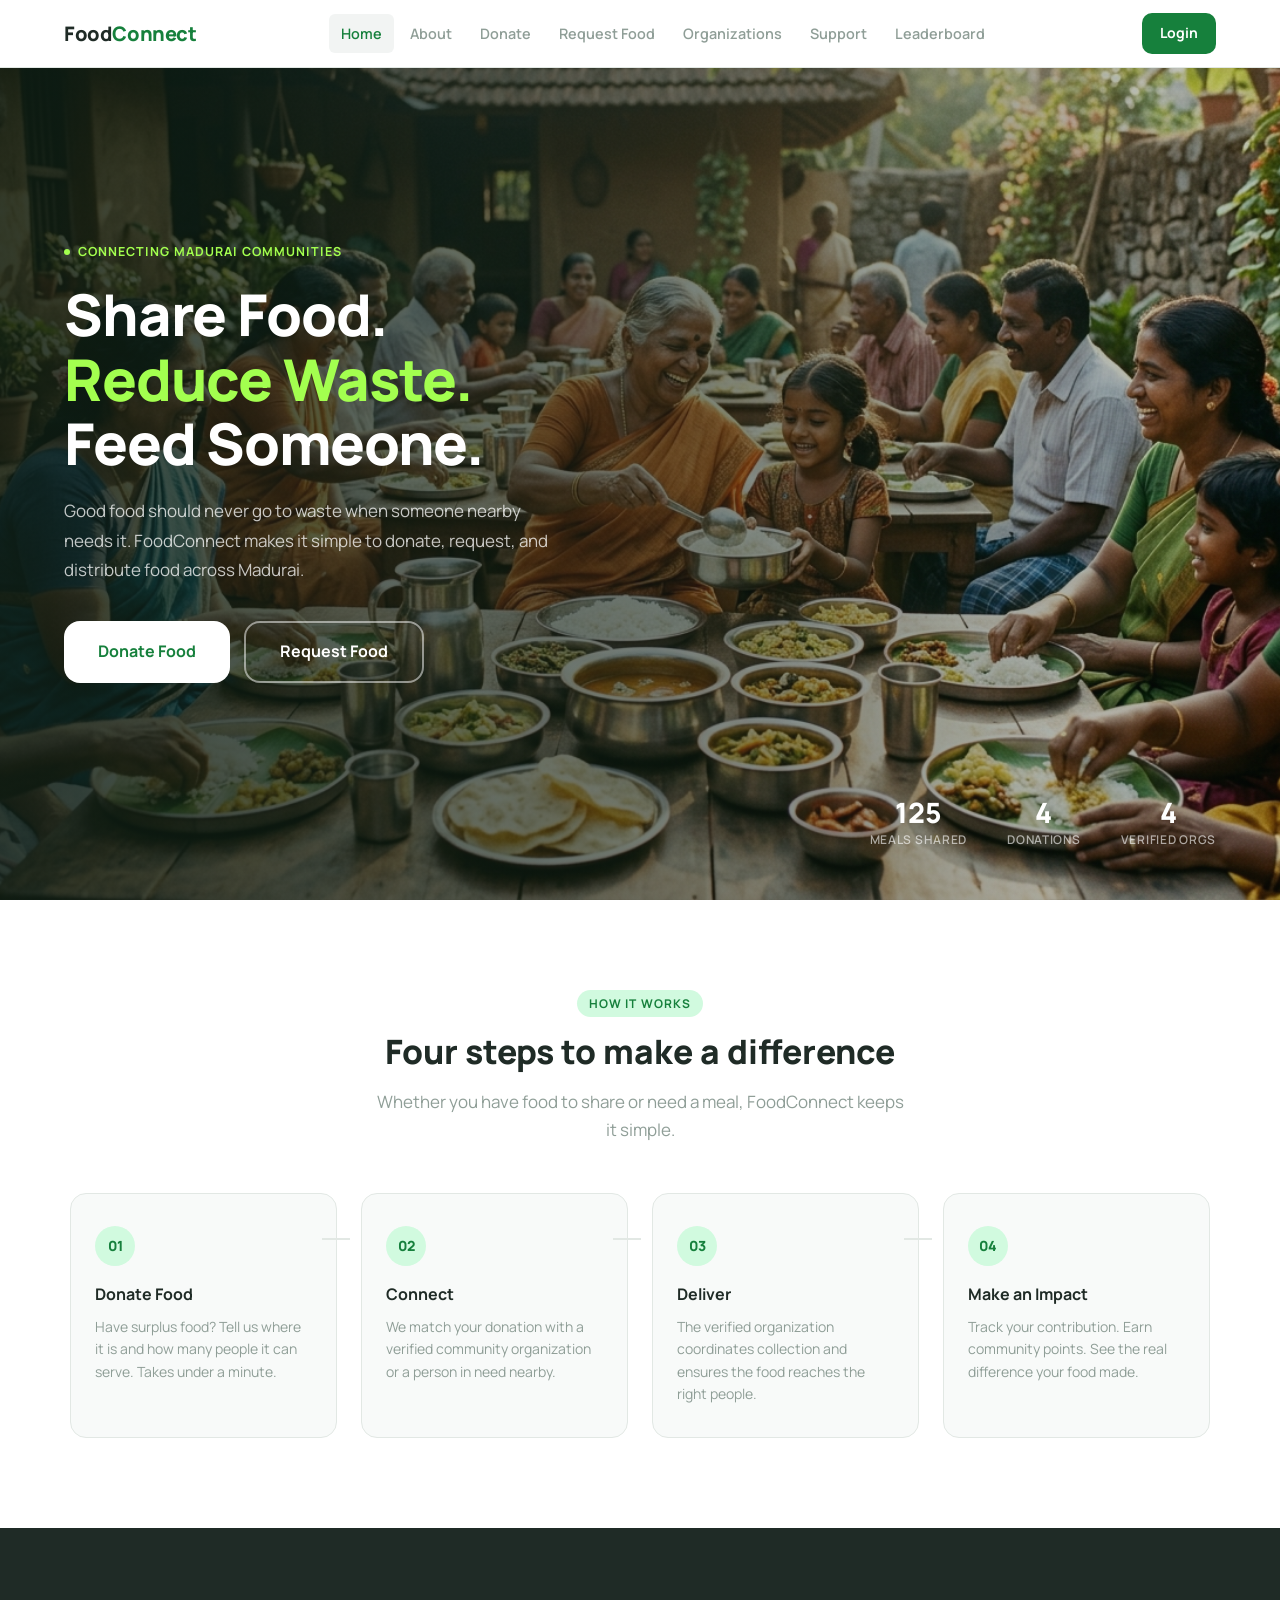
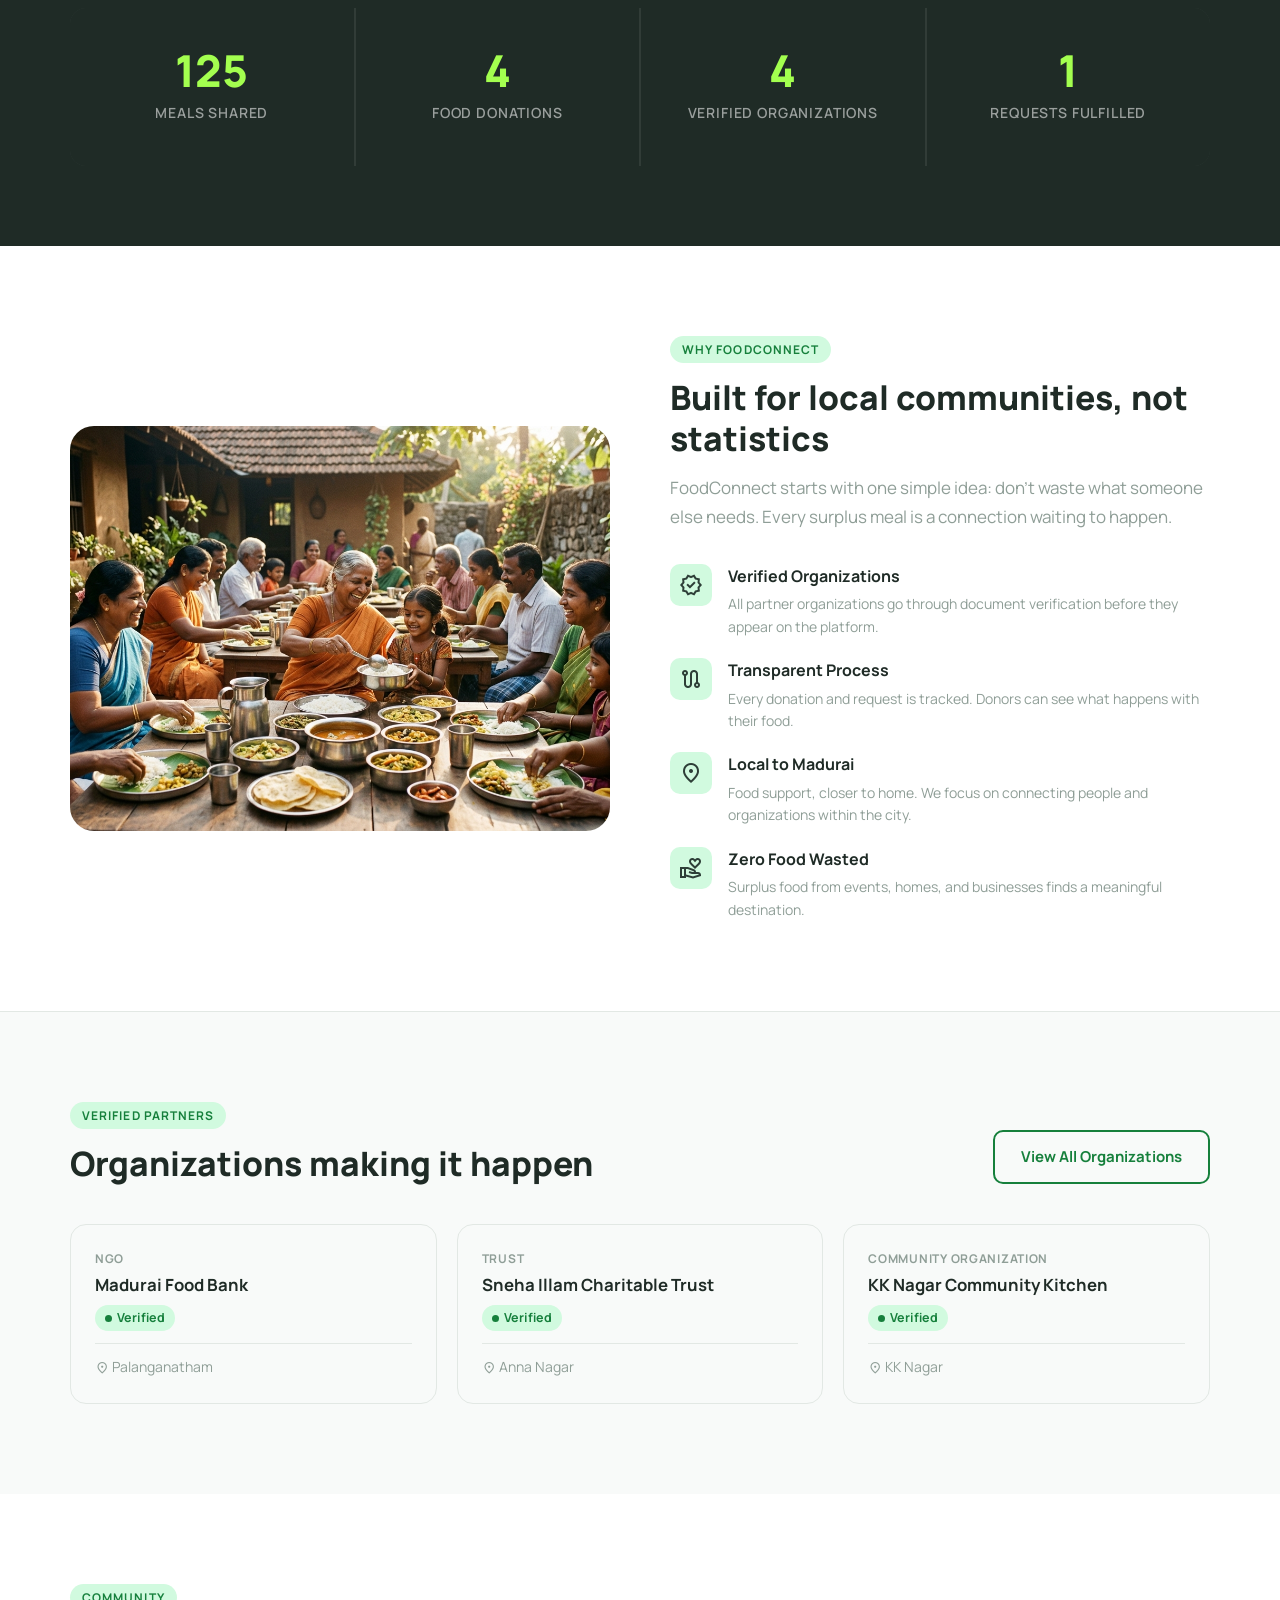
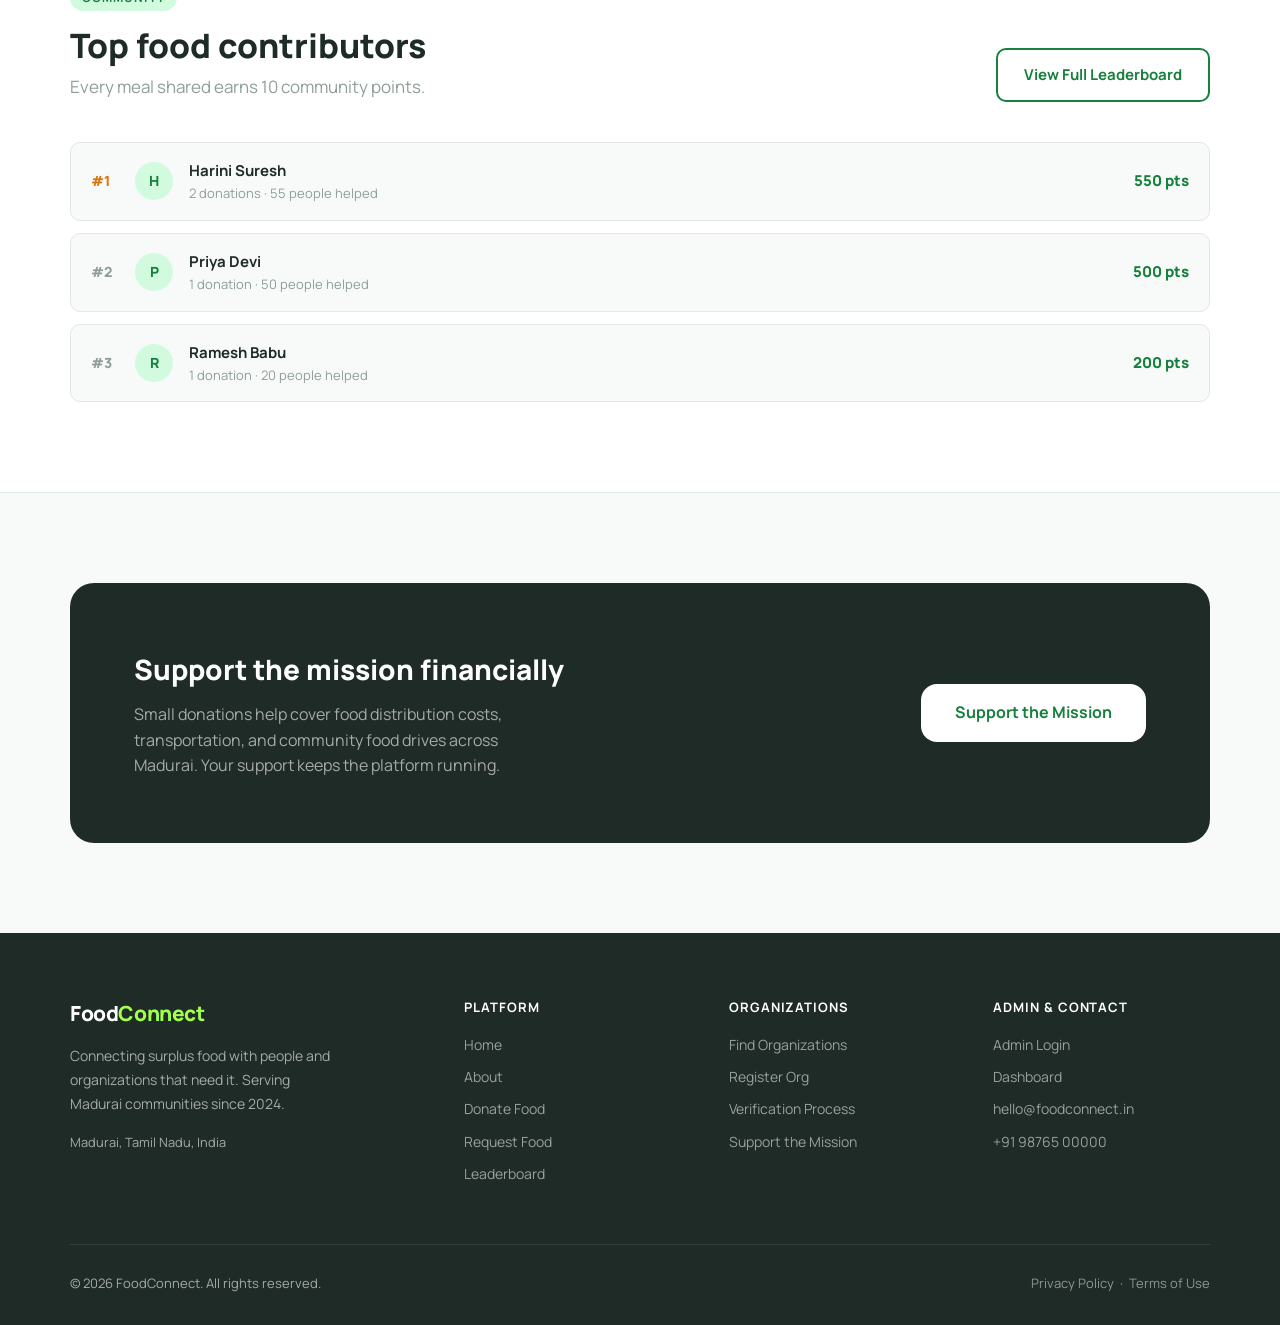
<file: index.html>
<!DOCTYPE html>
<html lang="en">
<head>
  <meta charset="UTF-8">
  <meta name="viewport" content="width=device-width, initial-scale=1.0">
  <title>FoodConnect — Share Food. Reduce Waste. Feed Someone.</title>
  <meta name="description" content="FoodConnect connects food donors with people and verified organizations in Madurai. Share surplus food, request meals, and support the community.">

  <!-- Fonts & Icons -->
  <link rel="preconnect" href="https://fonts.googleapis.com">
  <link rel="preconnect" href="https://fonts.gstatic.com" crossorigin>
  <link href="https://fonts.googleapis.com/css2?family=Manrope:wght@400;500;600;700;800&display=swap" rel="stylesheet">
  <link href="https://fonts.googleapis.com/css2?family=Material+Symbols+Outlined:opsz,wght,FILL,GRAD@20..48,100..700,0..1,-50..200" rel="stylesheet">

  <!-- Styles -->
  <link rel="stylesheet" href="css/global.css">
  <link rel="stylesheet" href="css/home.css">
</head>
<body>

<!-- ==========================================
     NAVBAR
=========================================== -->
<header class="navbar" id="main-navbar">
  <a href="index.html" class="nav-logo">Food<span>Connect</span></a>

  <nav class="nav-links">
    <a href="index.html" class="active">Home</a>
    <a href="about.html">About</a>
    <a href="donate.html">Donate</a>
    <a href="request.html">Request Food</a>
    <a href="organizations.html">Organizations</a>
    <a href="fund-support.html">Support</a>
    <a href="leaderboard.html">Leaderboard</a>
  </nav>

  <div class="nav-cta">
    <a href="login.html" class="btn btn-primary btn-sm">Login</a>
  </div>

  <button class="hamburger" id="hamburger-btn" aria-label="Menu">
    <span></span><span></span><span></span>
  </button>
</header>

<!-- Mobile Menu -->
<nav class="mobile-menu" id="mobile-menu">
  <a href="index.html">Home</a>
  <a href="about.html">About</a>
  <a href="donate.html">Donate Food</a>
  <a href="request.html">Request Food</a>
  <a href="organizations.html">Organizations</a>
  <a href="fund-support.html">Support the Mission</a>
  <a href="leaderboard.html">Leaderboard</a>
  <a href="login.html">Login</a>
</nav>


<!-- ==========================================
     HERO
=========================================== -->
<section class="hero">
  <div class="hero-bg" id="hero-bg"></div>
  <div class="hero-overlay"></div>

  <div class="hero-content">
    <div class="hero-eyebrow">
      <span class="hero-eyebrow-dot"></span>
      Connecting Madurai Communities
    </div>

    <h1>
      Share Food.<br>
      <span class="hero-highlight">Reduce Waste.</span><br>
      Feed Someone.
    </h1>

    <p>
      Good food should never go to waste when someone nearby needs it.
      FoodConnect makes it simple to donate, request, and distribute
      food across Madurai.
    </p>

    <div class="hero-actions">
      <a href="donate.html" class="btn btn-white btn-lg" id="hero-donate-btn">
        Donate Food
      </a>
      <a href="request.html" class="btn btn-outline btn-lg" style="border-color:rgba(255,255,255,0.5);color:white;" id="hero-request-btn">
        Request Food
      </a>
    </div>
  </div>

  <div class="hero-stats">
    <div class="hero-stat">
      <span class="hero-stat-value" id="stat-meals">0</span>
      <span class="hero-stat-label">Meals Shared</span>
    </div>
    <div class="hero-stat">
      <span class="hero-stat-value" id="stat-donations">0</span>
      <span class="hero-stat-label">Donations</span>
    </div>
    <div class="hero-stat">
      <span class="hero-stat-value" id="stat-orgs">0</span>
      <span class="hero-stat-label">Verified Orgs</span>
    </div>
  </div>
</section>


<!-- ==========================================
     HOW IT WORKS
=========================================== -->
<section class="section" style="background: var(--white);">
  <div class="container">
    <div style="text-align:center; max-width:540px; margin:0 auto;">
      <span class="section-label">How It Works</span>
      <h2 class="section-title">Four steps to make a difference</h2>
      <p class="section-sub">Whether you have food to share or need a meal, FoodConnect keeps it simple.</p>
    </div>

    <div class="how-grid">
      <div class="how-card">
        <div class="how-num">01</div>
        <h3>Donate Food</h3>
        <p>Have surplus food? Tell us where it is and how many people it can serve. Takes under a minute.</p>
      </div>
      <div class="how-card">
        <div class="how-num">02</div>
        <h3>Connect</h3>
        <p>We match your donation with a verified community organization or a person in need nearby.</p>
      </div>
      <div class="how-card">
        <div class="how-num">03</div>
        <h3>Deliver</h3>
        <p>The verified organization coordinates collection and ensures the food reaches the right people.</p>
      </div>
      <div class="how-card">
        <div class="how-num">04</div>
        <h3>Make an Impact</h3>
        <p>Track your contribution. Earn community points. See the real difference your food made.</p>
      </div>
    </div>
  </div>
</section>


<!-- ==========================================
     IMPACT NUMBERS
=========================================== -->
<section class="impact-section">
  <div class="container">
    <div class="impact-grid">
      <div class="impact-item">
        <span class="impact-value" id="impact-meals">0</span>
        <span class="impact-label">Meals Shared</span>
      </div>
      <div class="impact-item">
        <span class="impact-value" id="impact-donations">0</span>
        <span class="impact-label">Food Donations</span>
      </div>
      <div class="impact-item">
        <span class="impact-value" id="impact-orgs">0</span>
        <span class="impact-label">Verified Organizations</span>
      </div>
      <div class="impact-item">
        <span class="impact-value" id="impact-requests">0</span>
        <span class="impact-label">Requests Fulfilled</span>
      </div>
    </div>
  </div>
</section>


<!-- ==========================================
     WHY FOODCONNECT
=========================================== -->
<section class="section" style="background: var(--white);">
  <div class="container">
    <div class="why-grid">
      <div class="why-image-block">
        <img src="images/hero.jpg" alt="Community food sharing in Madurai" loading="lazy">
      </div>

      <div>
        <span class="section-label">Why FoodConnect</span>
        <h2 class="section-title">Built for local communities, not statistics</h2>
        <p class="section-sub">
          FoodConnect starts with one simple idea: don't waste what someone else needs.
          Every surplus meal is a connection waiting to happen.
        </p>

        <div class="why-feature-list">
          <div class="why-feature">
            <div class="why-feature-icon">
              <span class="material-symbols-outlined">verified</span>
            </div>
            <div class="why-feature-text">
              <h4>Verified Organizations</h4>
              <p>All partner organizations go through document verification before they appear on the platform.</p>
            </div>
          </div>
          <div class="why-feature">
            <div class="why-feature-icon">
              <span class="material-symbols-outlined">route</span>
            </div>
            <div class="why-feature-text">
              <h4>Transparent Process</h4>
              <p>Every donation and request is tracked. Donors can see what happens with their food.</p>
            </div>
          </div>
          <div class="why-feature">
            <div class="why-feature-icon">
              <span class="material-symbols-outlined">location_on</span>
            </div>
            <div class="why-feature-text">
              <h4>Local to Madurai</h4>
              <p>Food support, closer to home. We focus on connecting people and organizations within the city.</p>
            </div>
          </div>
          <div class="why-feature">
            <div class="why-feature-icon">
              <span class="material-symbols-outlined">volunteer_activism</span>
            </div>
            <div class="why-feature-text">
              <h4>Zero Food Wasted</h4>
              <p>Surplus food from events, homes, and businesses finds a meaningful destination.</p>
            </div>
          </div>
        </div>
      </div>
    </div>
  </div>
</section>


<!-- ==========================================
     VERIFIED ORGANIZATIONS PREVIEW
=========================================== -->
<section class="section" style="background: var(--off-white); border-top: 1px solid var(--border);">
  <div class="container">
    <div style="display:flex; align-items:flex-end; justify-content:space-between; flex-wrap:wrap; gap:20px; margin-bottom:0;">
      <div>
        <span class="section-label">Verified Partners</span>
        <h2 class="section-title" style="margin-bottom:0;">Organizations making it happen</h2>
      </div>
      <a href="organizations.html" class="btn btn-outline">View All Organizations</a>
    </div>

    <div class="orgs-preview-grid" id="home-orgs-grid">
      <!-- Populated by JS -->
    </div>
  </div>
</section>


<!-- ==========================================
     LEADERBOARD PREVIEW
=========================================== -->
<section class="section" style="background: var(--white);">
  <div class="container">
    <div style="display:flex; align-items:flex-end; justify-content:space-between; flex-wrap:wrap; gap:20px; margin-bottom:40px;">
      <div>
        <span class="section-label">Community</span>
        <h2 class="section-title" style="margin-bottom:8px;">Top food contributors</h2>
        <p class="section-sub">Every meal shared earns 10 community points.</p>
      </div>
      <a href="leaderboard.html" class="btn btn-outline">View Full Leaderboard</a>
    </div>

    <div class="leader-preview-list" id="home-leaderboard">
      <!-- Populated by JS -->
    </div>
  </div>
</section>


<!-- ==========================================
     FUND SUPPORT BANNER
=========================================== -->
<section class="section" style="background: var(--off-white); border-top: 1px solid var(--border);">
  <div class="container">
    <div class="fund-cta-banner">
      <div>
        <h2>Support the mission financially</h2>
        <p>Small donations help cover food distribution costs, transportation, and community food drives across Madurai. Your support keeps the platform running.</p>
      </div>
      <div class="fund-cta-right">
        <a href="fund-support.html" class="btn btn-white btn-lg">Support the Mission</a>
      </div>
    </div>
  </div>
</section>


<!-- ==========================================
     FOOTER
=========================================== -->
<footer class="site-footer">
  <div class="container">
    <div class="footer-grid">
      <div class="footer-brand">
        <a href="index.html" class="nav-logo">Food<span style="color:var(--accent)">Connect</span></a>
        <p>Connecting surplus food with people and organizations that need it. Serving Madurai communities since 2024.</p>
        <p style="margin-top:16px; font-size:0.8rem;">
          Madurai, Tamil Nadu, India
        </p>
      </div>

      <div class="footer-col">
        <h4>Platform</h4>
        <a href="index.html">Home</a>
        <a href="about.html">About</a>
        <a href="donate.html">Donate Food</a>
        <a href="request.html">Request Food</a>
        <a href="leaderboard.html">Leaderboard</a>
      </div>

      <div class="footer-col">
        <h4>Organizations</h4>
        <a href="organizations.html">Find Organizations</a>
        <a href="organizations.html#register">Register Org</a>
        <a href="organizations.html#verify">Verification Process</a>
        <a href="fund-support.html">Support the Mission</a>
      </div>

      <div class="footer-col">
        <h4>Admin &amp; Contact</h4>
        <a href="login.html">Admin Login</a>
        <a href="admin.html">Dashboard</a>
        <a href="mailto:hello@foodconnect.in">hello@foodconnect.in</a>
        <a href="tel:+919876500000">+91 98765 00000</a>
      </div>
    </div>

    <div class="footer-bottom">
      <span>&copy; 2026 FoodConnect. All rights reserved.</span>
      <span>
        <a href="#">Privacy Policy</a>
        &nbsp;&middot;&nbsp;
        <a href="#">Terms of Use</a>
      </span>
    </div>
  </div>
</footer>


<!-- ==========================================
     SCRIPTS
=========================================== -->
<script src="js/storage.js"></script>
<script src="js/ui.js"></script>
<script>
/* ---- Hero image load animation ---- */
const heroBg = document.getElementById('hero-bg');
const img    = new Image();
img.src      = 'images/hero.jpg';
img.onload   = () => heroBg.classList.add('loaded');

/* ---- Load stats ---- */
function loadHomeStats() {
  const stats = getSiteStats();

  /* Hero counters */
  animateCount('stat-meals',     stats.meals);
  animateCount('stat-donations', stats.donations);
  animateCount('stat-orgs',      stats.orgs);

  /* Impact section */
  animateCount('impact-meals',     stats.meals);
  animateCount('impact-donations', stats.donations);
  animateCount('impact-orgs',      stats.orgs);
  animateCount('impact-requests',  stats.requests);
}

function animateCount(id, target) {
  const el = document.getElementById(id);
  if (!el) return;
  const duration = 1200;
  const start    = performance.now();
  const from     = 0;

  function step(now) {
    const progress = Math.min((now - start) / duration, 1);
    const eased    = 1 - Math.pow(1 - progress, 3);
    el.textContent = Math.round(from + (target - from) * eased);
    if (progress < 1) requestAnimationFrame(step);
  }

  requestAnimationFrame(step);
}

/* ---- Org Preview ---- */
function loadHomeOrgs() {
  const grid    = document.getElementById('home-orgs-grid');
  if (!grid) return;
  const trusts  = getApprovedTrusts().slice(0, 3);

  if (!trusts.length) {
    grid.innerHTML = `<div class="empty-state" style="grid-column:1/-1;padding:40px 0;">
      <p>No verified organizations yet. Be the first to register.</p>
      <a href="organizations.html#register" class="btn btn-outline" style="margin-top:16px;">Register Organization</a>
    </div>`;
    return;
  }

  grid.innerHTML = trusts.map(t => `
    <div class="org-preview-card">
      <div class="org-preview-type">${t.type || t.orgType}</div>
      <div class="org-preview-name">${t.name}</div>
      <div style="margin-bottom:10px;">
        <span class="verified-mark">Verified</span>
      </div>
      <div class="org-preview-area">
        <span class="material-symbols-outlined" style="font-size:0.9rem;vertical-align:-3px;color:var(--mid-grey)">location_on</span>
        ${t.area || t.address}
      </div>
    </div>
  `).join('');
}

/* ---- Leaderboard Preview ---- */
function loadHomeLeaderboard() {
  const container = document.getElementById('home-leaderboard');
  if (!container) return;
  const leaders   = computeLeaderboard().slice(0, 5);

  if (!leaders.length) {
    container.innerHTML = `<div class="empty-state">
      <h3>No contributors yet</h3>
      <p>Be the first person to make an impact.</p>
      <a href="donate.html" class="btn btn-primary" style="margin-top:12px;">Donate Food</a>
    </div>`;
    return;
  }

  const rankClass = (i) => i === 0 ? 'top' : '';
  container.innerHTML = leaders.map((l, i) => `
    <div class="leader-row">
      <div class="leader-rank ${rankClass(i)}">#${i + 1}</div>
      <div class="leader-avatar">${l.name.charAt(0).toUpperCase()}</div>
      <div class="leader-info">
        <div class="leader-name">${l.name}</div>
        <div class="leader-meta">${l.donations} donation${l.donations !== 1 ? 's' : ''} &middot; ${l.people} people helped</div>
      </div>
      <div class="leader-points">${l.points} pts</div>
    </div>
  `).join('');
}

/* ---- Init ---- */
document.addEventListener('DOMContentLoaded', () => {
  loadHomeStats();
  loadHomeOrgs();
  loadHomeLeaderboard();
});
</script>

</body>
</html>
</file>
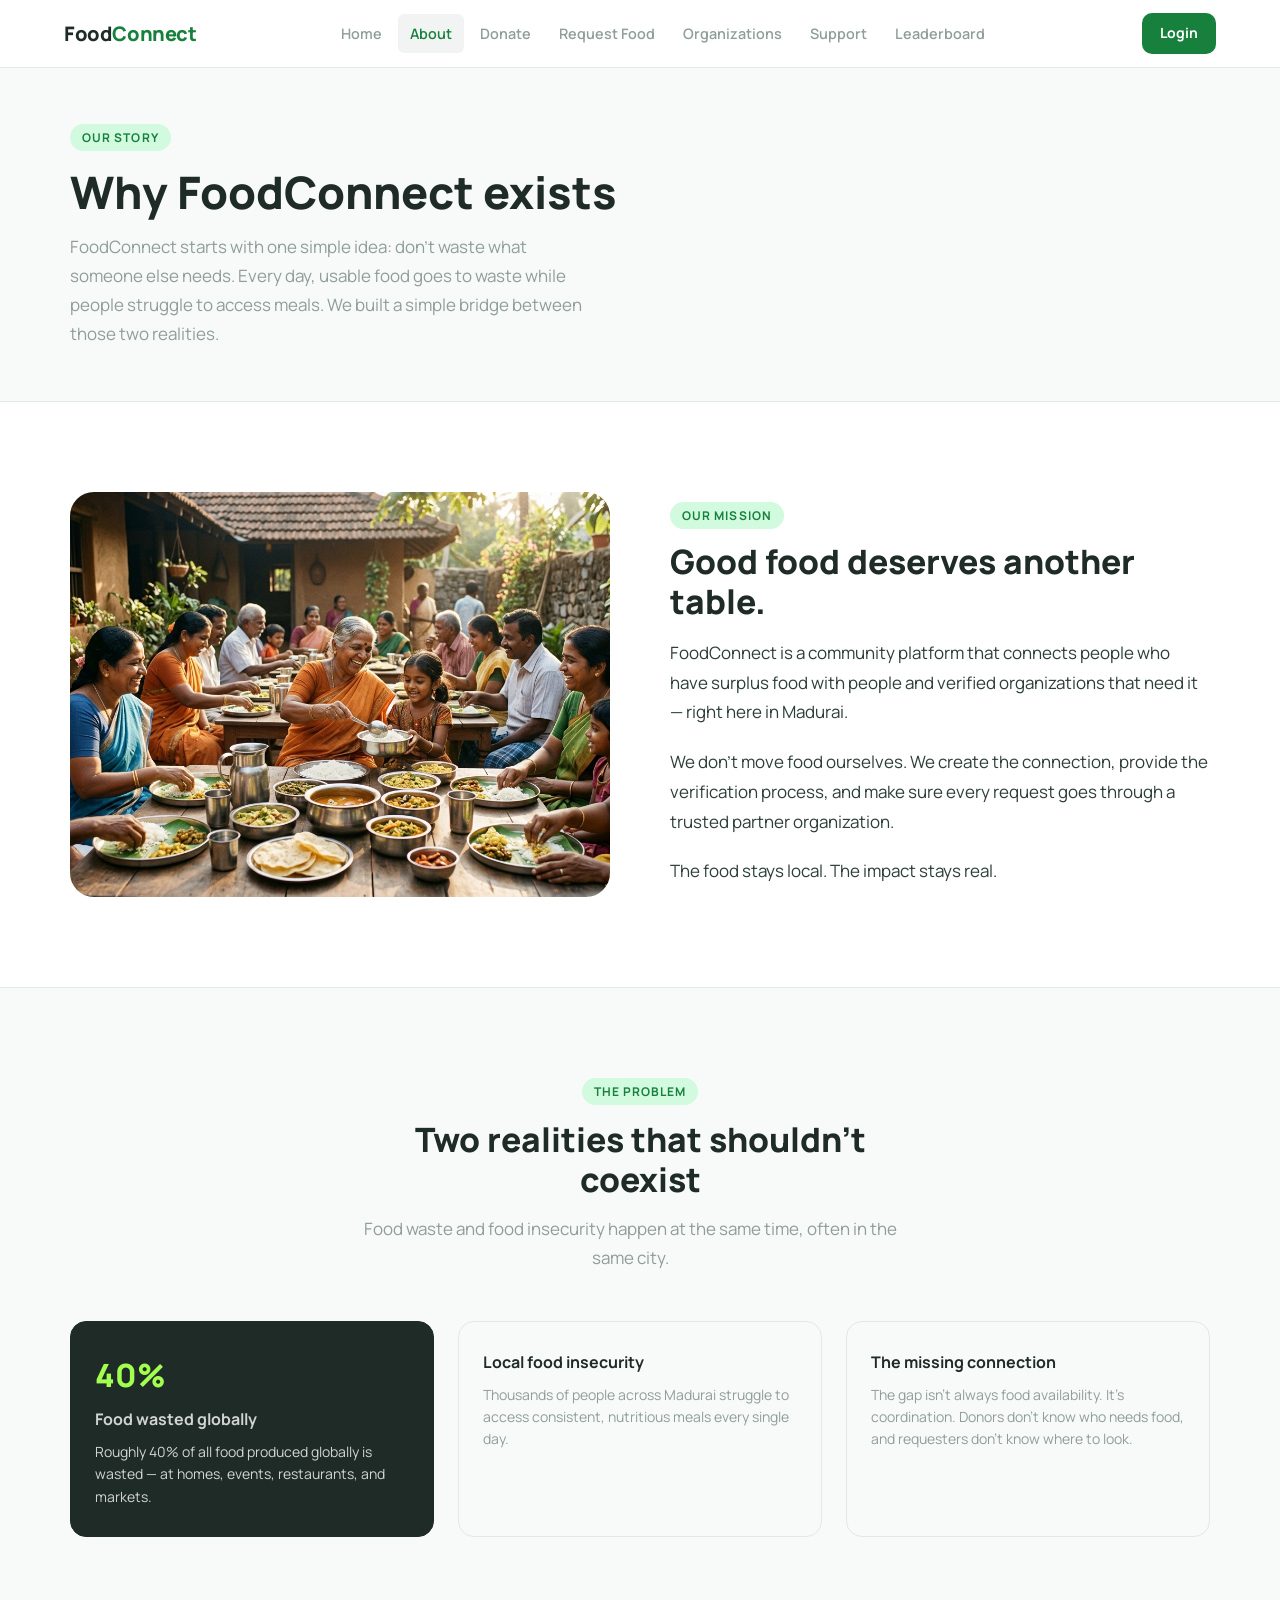
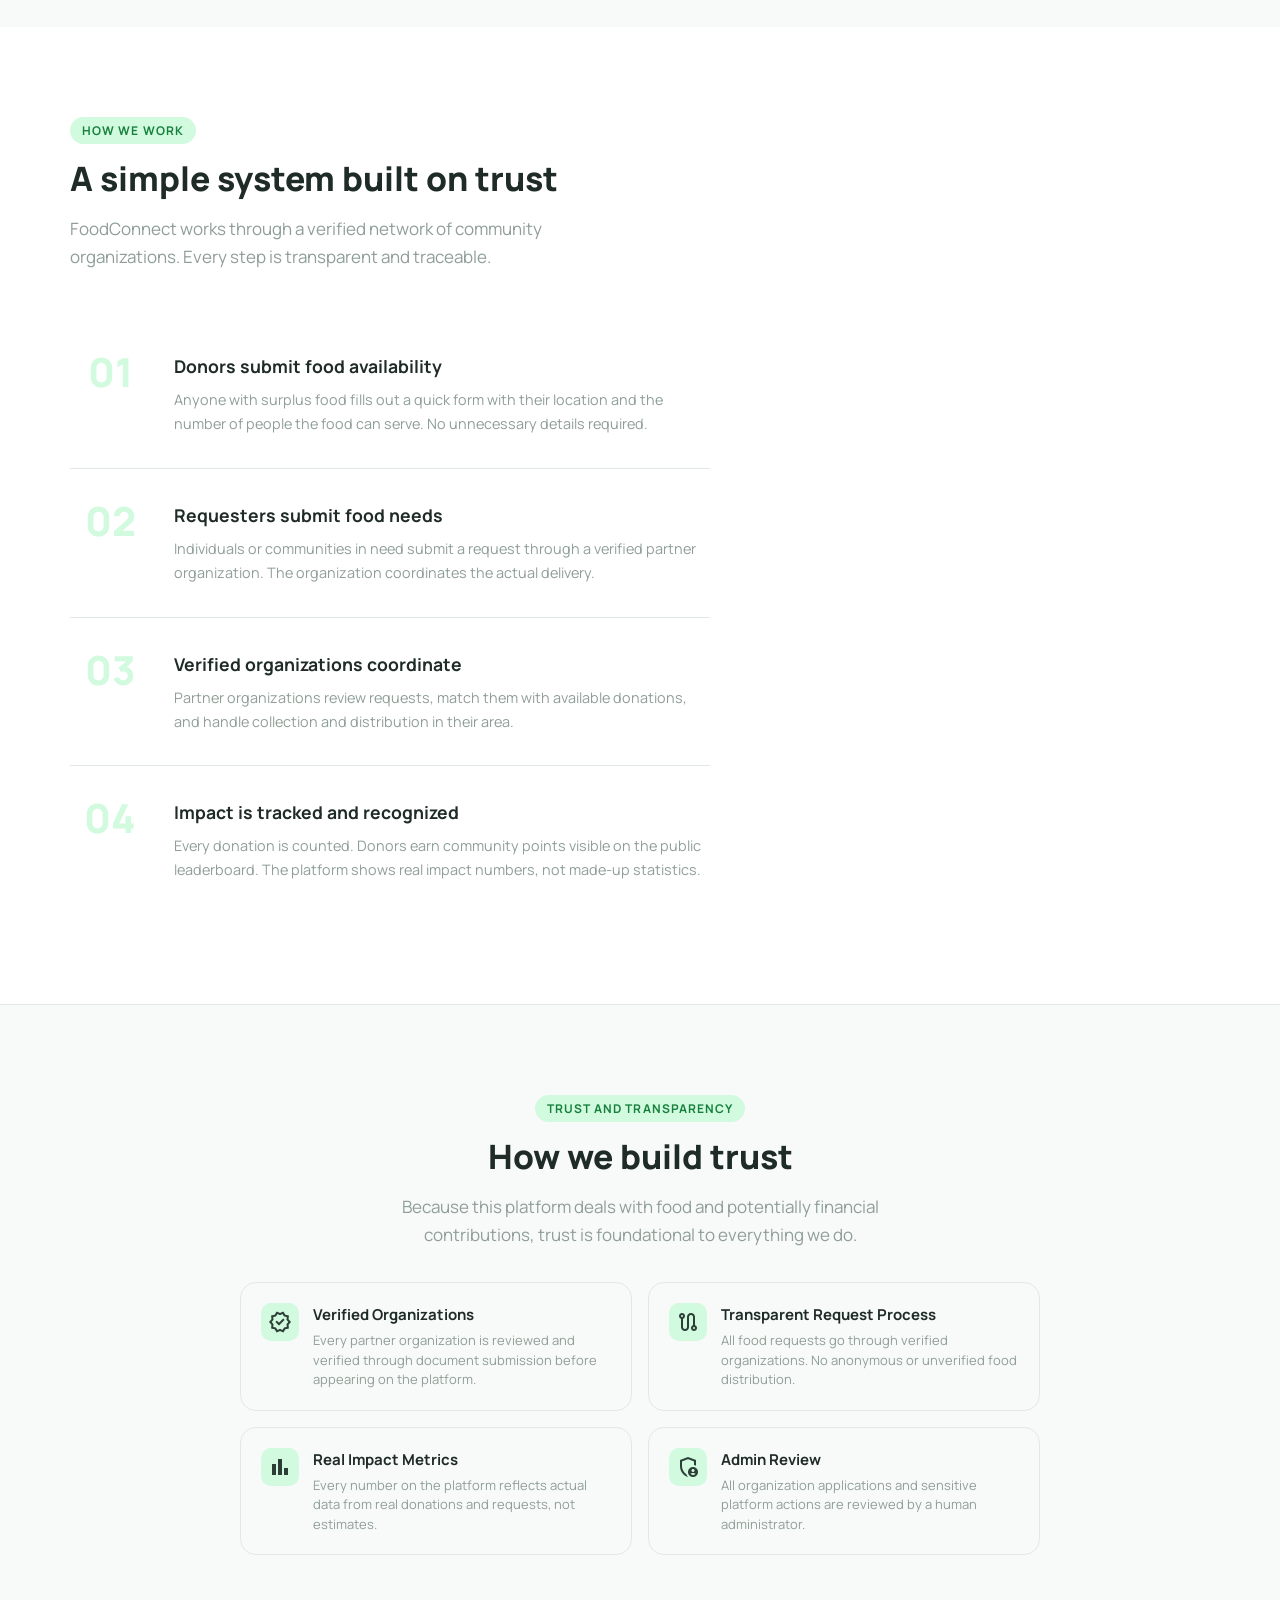
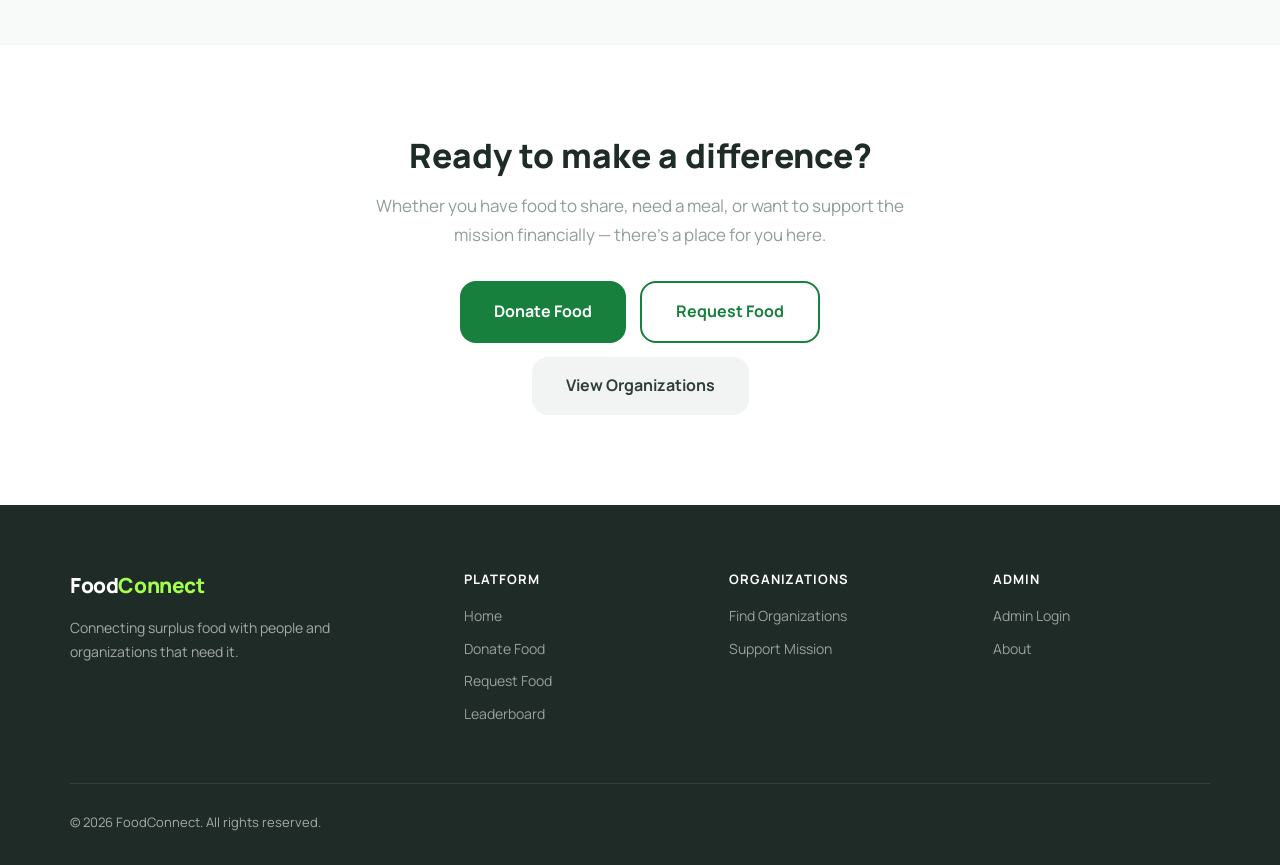
<file: about.html>
<!DOCTYPE html>
<html lang="en">
<head>
  <meta charset="UTF-8">
  <meta name="viewport" content="width=device-width, initial-scale=1.0">
  <title>About FoodConnect — Our Mission</title>
  <meta name="description" content="FoodConnect connects food donors with people and verified organizations across Madurai. Learn about our mission, how we work, and why we exist.">

  <link rel="preconnect" href="https://fonts.googleapis.com">
  <link rel="preconnect" href="https://fonts.gstatic.com" crossorigin>
  <link href="https://fonts.googleapis.com/css2?family=Manrope:wght@400;500;600;700;800&display=swap" rel="stylesheet">
  <link href="https://fonts.googleapis.com/css2?family=Material+Symbols+Outlined:opsz,wght,FILL,GRAD@20..48,100..700,0..1,-50..200" rel="stylesheet">

  <link rel="stylesheet" href="css/global.css">
  <link rel="stylesheet" href="css/pages.css">
</head>
<body>

<!-- Navbar -->
<header class="navbar">
  <a href="index.html" class="nav-logo">Food<span>Connect</span></a>
  <nav class="nav-links">
    <a href="index.html">Home</a>
    <a href="about.html" class="active">About</a>
    <a href="donate.html">Donate</a>
    <a href="request.html">Request Food</a>
    <a href="organizations.html">Organizations</a>
    <a href="fund-support.html">Support</a>
    <a href="leaderboard.html">Leaderboard</a>
  </nav>
  <div class="nav-cta">
    <a href="login.html" class="btn btn-primary btn-sm">Login</a>
  </div>
  <button class="hamburger" id="hamburger-btn" aria-label="Menu">
    <span></span><span></span><span></span>
  </button>
</header>

<nav class="mobile-menu" id="mobile-menu">
  <a href="index.html">Home</a>
  <a href="about.html">About</a>
  <a href="donate.html">Donate Food</a>
  <a href="request.html">Request Food</a>
  <a href="organizations.html">Organizations</a>
  <a href="fund-support.html">Support the Mission</a>
  <a href="leaderboard.html">Leaderboard</a>
  <a href="login.html">Login</a>
</nav>

<div class="page-wrapper">

  <!-- Page Hero -->
  <div class="page-hero">
    <div class="container">
      <span class="section-label page-hero-tag">Our Story</span>
      <h1 class="page-hero-title">Why FoodConnect exists</h1>
      <p class="page-hero-sub">
        FoodConnect starts with one simple idea: don't waste what someone else needs.
        Every day, usable food goes to waste while people struggle to access meals.
        We built a simple bridge between those two realities.
      </p>
    </div>
  </div>


  <!-- Mission -->
  <section class="section">
    <div class="container">
      <div class="about-mission">
        <div class="mission-image">
          <img src="images/hero.jpg" alt="Community sharing food in Madurai" loading="lazy">
        </div>
        <div class="mission-text">
          <span class="section-label">Our Mission</span>
          <h2 class="section-title">Good food deserves another table.</h2>
          <p style="font-size:1.0625rem; color:var(--charcoal); line-height:1.75; margin-bottom:20px;">
            FoodConnect is a community platform that connects people who have surplus food
            with people and verified organizations that need it — right here in Madurai.
          </p>
          <p style="font-size:1.0625rem; color:var(--charcoal); line-height:1.75; margin-bottom:20px;">
            We don't move food ourselves. We create the connection, provide the verification process,
            and make sure every request goes through a trusted partner organization.
          </p>
          <p style="font-size:1.0625rem; color:var(--charcoal); line-height:1.75;">
            The food stays local. The impact stays real.
          </p>
        </div>
      </div>
    </div>
  </section>


  <!-- The Problem -->
  <section class="section" style="background:var(--off-white); border-top:1px solid var(--border);">
    <div class="container">
      <div style="text-align:center; max-width:560px; margin:0 auto 0;">
        <span class="section-label">The Problem</span>
        <h2 class="section-title">Two realities that shouldn't coexist</h2>
        <p class="section-sub">Food waste and food insecurity happen at the same time, often in the same city.</p>
      </div>

      <div class="problem-grid">
        <div class="problem-card highlight">
          <span class="problem-stat">40%</span>
          <h3>Food wasted globally</h3>
          <p>Roughly 40% of all food produced globally is wasted — at homes, events, restaurants, and markets.</p>
        </div>
        <div class="problem-card">
          <h3>Local food insecurity</h3>
          <p>Thousands of people across Madurai struggle to access consistent, nutritious meals every single day.</p>
        </div>
        <div class="problem-card">
          <h3>The missing connection</h3>
          <p>The gap isn't always food availability. It's coordination. Donors don't know who needs food, and requesters don't know where to look.</p>
        </div>
      </div>
    </div>
  </section>


  <!-- How It Works -->
  <section class="section">
    <div class="container">
      <div style="max-width:640px;">
        <span class="section-label">How We Work</span>
        <h2 class="section-title">A simple system built on trust</h2>
        <p class="section-sub">
          FoodConnect works through a verified network of community organizations.
          Every step is transparent and traceable.
        </p>

        <div class="how-it-works-steps">
          <div class="hiw-step">
            <div class="hiw-step-num">01</div>
            <div>
              <h3>Donors submit food availability</h3>
              <p>Anyone with surplus food fills out a quick form with their location and the number of people the food can serve. No unnecessary details required.</p>
            </div>
          </div>
          <div class="hiw-step">
            <div class="hiw-step-num">02</div>
            <div>
              <h3>Requesters submit food needs</h3>
              <p>Individuals or communities in need submit a request through a verified partner organization. The organization coordinates the actual delivery.</p>
            </div>
          </div>
          <div class="hiw-step">
            <div class="hiw-step-num">03</div>
            <div>
              <h3>Verified organizations coordinate</h3>
              <p>Partner organizations review requests, match them with available donations, and handle collection and distribution in their area.</p>
            </div>
          </div>
          <div class="hiw-step">
            <div class="hiw-step-num">04</div>
            <div>
              <h3>Impact is tracked and recognized</h3>
              <p>Every donation is counted. Donors earn community points visible on the public leaderboard. The platform shows real impact numbers, not made-up statistics.</p>
            </div>
          </div>
        </div>
      </div>
    </div>
  </section>


  <!-- Trust and Transparency -->
  <section class="section" style="background:var(--off-white); border-top:1px solid var(--border);">
    <div class="container">
      <div style="text-align:center; max-width:520px; margin:0 auto 32px;">
        <span class="section-label">Trust and Transparency</span>
        <h2 class="section-title">How we build trust</h2>
        <p class="section-sub">
          Because this platform deals with food and potentially financial contributions,
          trust is foundational to everything we do.
        </p>
      </div>

      <div class="trust-pillars" style="max-width:800px; margin:0 auto;">
        <div class="trust-pillar">
          <div class="tp-icon">
            <span class="material-symbols-outlined">verified</span>
          </div>
          <div class="tp-text">
            <h4>Verified Organizations</h4>
            <p>Every partner organization is reviewed and verified through document submission before appearing on the platform.</p>
          </div>
        </div>
        <div class="trust-pillar">
          <div class="tp-icon">
            <span class="material-symbols-outlined">route</span>
          </div>
          <div class="tp-text">
            <h4>Transparent Request Process</h4>
            <p>All food requests go through verified organizations. No anonymous or unverified food distribution.</p>
          </div>
        </div>
        <div class="trust-pillar">
          <div class="tp-icon">
            <span class="material-symbols-outlined">bar_chart</span>
          </div>
          <div class="tp-text">
            <h4>Real Impact Metrics</h4>
            <p>Every number on the platform reflects actual data from real donations and requests, not estimates.</p>
          </div>
        </div>
        <div class="trust-pillar">
          <div class="tp-icon">
            <span class="material-symbols-outlined">admin_panel_settings</span>
          </div>
          <div class="tp-text">
            <h4>Admin Review</h4>
            <p>All organization applications and sensitive platform actions are reviewed by a human administrator.</p>
          </div>
        </div>
      </div>
    </div>
  </section>


  <!-- CTA -->
  <section class="section">
    <div class="container">
      <div style="text-align:center; max-width:540px; margin:0 auto;">
        <h2 class="section-title">Ready to make a difference?</h2>
        <p class="section-sub" style="margin-bottom:32px;">
          Whether you have food to share, need a meal, or want to support the mission financially —
          there's a place for you here.
        </p>
        <div style="display:flex; gap:14px; justify-content:center; flex-wrap:wrap;">
          <a href="donate.html" class="btn btn-primary btn-lg">Donate Food</a>
          <a href="request.html" class="btn btn-outline btn-lg">Request Food</a>
          <a href="organizations.html" class="btn btn-ghost btn-lg">View Organizations</a>
        </div>
      </div>
    </div>
  </section>

</div>

<!-- Footer -->
<footer class="site-footer">
  <div class="container">
    <div class="footer-grid">
      <div class="footer-brand">
        <a href="index.html" class="nav-logo">Food<span style="color:var(--accent)">Connect</span></a>
        <p>Connecting surplus food with people and organizations that need it.</p>
      </div>
      <div class="footer-col">
        <h4>Platform</h4>
        <a href="index.html">Home</a>
        <a href="donate.html">Donate Food</a>
        <a href="request.html">Request Food</a>
        <a href="leaderboard.html">Leaderboard</a>
      </div>
      <div class="footer-col">
        <h4>Organizations</h4>
        <a href="organizations.html">Find Organizations</a>
        <a href="fund-support.html">Support Mission</a>
      </div>
      <div class="footer-col">
        <h4>Admin</h4>
        <a href="login.html">Admin Login</a>
        <a href="about.html">About</a>
      </div>
    </div>
    <div class="footer-bottom">
      <span>&copy; 2026 FoodConnect. All rights reserved.</span>
    </div>
  </div>
</footer>

<script src="js/storage.js"></script>
<script src="js/ui.js"></script>
</body>
</html>
</file>
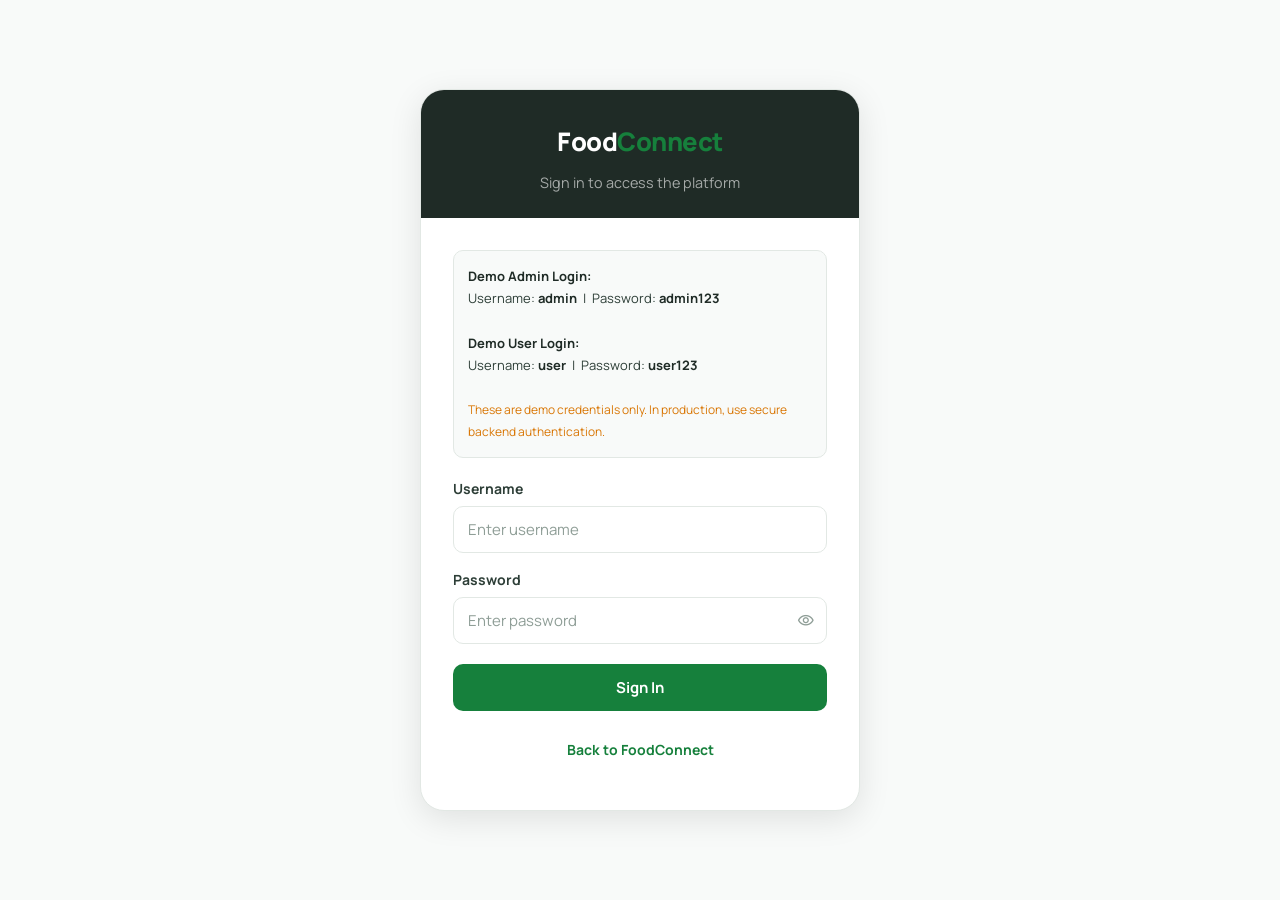
<file: admin.html>
<!DOCTYPE html>
<html lang="en">
<head>
  <meta charset="UTF-8">
  <meta name="viewport" content="width=device-width, initial-scale=1.0">
  <title>Admin Dashboard — FoodConnect</title>

  <link rel="preconnect" href="https://fonts.googleapis.com">
  <link rel="preconnect" href="https://fonts.gstatic.com" crossorigin>
  <link href="https://fonts.googleapis.com/css2?family=Manrope:wght@400;500;600;700;800&display=swap" rel="stylesheet">
  <link href="https://fonts.googleapis.com/css2?family=Material+Symbols+Outlined:opsz,wght,FILL,GRAD@20..48,100..700,0..1,-50..200" rel="stylesheet">

  <link rel="stylesheet" href="css/global.css">
  <link rel="stylesheet" href="css/pages.css">
</head>
<body>

<!-- ============================================
     ADMIN AUTH CHECK
============================================= -->
<script>
  /* Must run BEFORE body renders */
  (function() {
    const role = sessionStorage.getItem('foodConnectRole');
    if (role !== 'admin') {
      window.location.href = 'login.html';
    }
  })();
</script>

<!-- Navbar -->
<header class="navbar">
  <a href="index.html" class="nav-logo">Food<span>Connect</span></a>
  <nav class="nav-links">
    <a href="index.html">Back to Site</a>
  </nav>
  <div class="nav-cta">
    <button class="btn btn-ghost btn-sm" onclick="logout()">Logout</button>
  </div>
  <button class="hamburger" id="hamburger-btn" aria-label="Menu">
    <span></span><span></span><span></span>
  </button>
</header>

<div class="page-wrapper">
  <div class="admin-layout">

    <!-- Sidebar -->
    <aside class="admin-sidebar">
      <div class="admin-sidebar-logo">
        <span>Admin Panel</span>
      </div>

      <button class="admin-nav-item active" id="nav-overview" onclick="showPanel('overview')">
        <span class="admin-nav-icon material-symbols-outlined">dashboard</span>
        Overview
      </button>
      <button class="admin-nav-item" id="nav-orgs" onclick="showPanel('orgs')">
        <span class="admin-nav-icon material-symbols-outlined">verified</span>
        Organizations
        <span class="badge badge-amber" id="pending-badge" style="margin-left:auto; display:none;"></span>
      </button>
      <button class="admin-nav-item" id="nav-donations" onclick="showPanel('donations')">
        <span class="admin-nav-icon material-symbols-outlined">volunteer_activism</span>
        Food Donations
      </button>
      <button class="admin-nav-item" id="nav-requests" onclick="showPanel('requests')">
        <span class="admin-nav-icon material-symbols-outlined">restaurant</span>
        Food Requests
      </button>
      <button class="admin-nav-item" id="nav-funds" onclick="showPanel('funds')">
        <span class="admin-nav-icon material-symbols-outlined">payments</span>
        Fund Support
      </button>
      <button class="admin-nav-item" id="nav-leaderboard" onclick="showPanel('leaderboard')">
        <span class="admin-nav-icon material-symbols-outlined">emoji_events</span>
        Leaderboard
      </button>
    </aside>

    <!-- Main Content -->
    <main class="admin-content">

      <!-- ===== OVERVIEW ===== -->
      <div class="admin-panel active" id="panel-overview">
        <h1 class="admin-section-title">
          <span class="material-symbols-outlined">dashboard</span>
          Dashboard Overview
        </h1>

        <div class="admin-overview-grid">
          <div class="admin-stat-card green">
            <div class="admin-stat-label">Food Donations</div>
            <div class="admin-stat-value" id="ov-donations">0</div>
          </div>
          <div class="admin-stat-card">
            <div class="admin-stat-label">Food Requests</div>
            <div class="admin-stat-value" id="ov-requests">0</div>
          </div>
          <div class="admin-stat-card amber">
            <div class="admin-stat-label">Pending Verifications</div>
            <div class="admin-stat-value" id="ov-pending">0</div>
          </div>
          <div class="admin-stat-card">
            <div class="admin-stat-label">Verified Organizations</div>
            <div class="admin-stat-value" id="ov-orgs">0</div>
          </div>
          <div class="admin-stat-card green">
            <div class="admin-stat-label">Total Meals Shared</div>
            <div class="admin-stat-value" id="ov-meals">0</div>
          </div>
          <div class="admin-stat-card">
            <div class="admin-stat-label">Fund Contributions</div>
            <div class="admin-stat-value" id="ov-funds">0</div>
          </div>
          <div class="admin-stat-card green">
            <div class="admin-stat-label">Total Funds Raised</div>
            <div class="admin-stat-value" id="ov-funds-total">Rs. 0</div>
          </div>
          <div class="admin-stat-card">
            <div class="admin-stat-label">Community Points</div>
            <div class="admin-stat-value" id="ov-points">0</div>
          </div>
        </div>

        <!-- Quick actions -->
        <div style="display:flex; gap:12px; flex-wrap:wrap; margin-top:8px;">
          <button class="btn btn-primary" onclick="showPanel('orgs')">Review Pending Orgs</button>
          <button class="btn btn-ghost" onclick="showPanel('donations')">View Donations</button>
          <button class="btn btn-ghost" onclick="showPanel('requests')">View Requests</button>
        </div>
      </div>


      <!-- ===== ORGANIZATIONS ===== -->
      <div class="admin-panel" id="panel-orgs">
        <h1 class="admin-section-title">
          <span class="material-symbols-outlined">verified</span>
          Organizations &amp; Verification
        </h1>

        <!-- Filter tabs -->
        <div style="display:flex; gap:8px; margin-bottom:20px; flex-wrap:wrap;">
          <button class="sort-btn active" id="org-filter-all"      onclick="filterOrgsAdmin('all')">All</button>
          <button class="sort-btn"        id="org-filter-pending"  onclick="filterOrgsAdmin('Pending')">Pending</button>
          <button class="sort-btn"        id="org-filter-approved" onclick="filterOrgsAdmin('Approved')">Approved</button>
          <button class="sort-btn"        id="org-filter-rejected" onclick="filterOrgsAdmin('Rejected')">Rejected</button>
        </div>

        <div id="admin-orgs-container">
          <!-- Populated by JS -->
        </div>
      </div>


      <!-- ===== FOOD DONATIONS ===== -->
      <div class="admin-panel" id="panel-donations">
        <h1 class="admin-section-title">
          <span class="material-symbols-outlined">volunteer_activism</span>
          Food Donations
        </h1>
        <div class="admin-table-card">
          <table class="admin-table">
            <thead>
              <tr>
                <th>Donor</th>
                <th>Food</th>
                <th>Type</th>
                <th>Location</th>
                <th>Qty</th>
                <th>Remaining</th>
                <th>Contact</th>
                <th>Date</th>
                <th>Type</th>
              </tr>
            </thead>
            <tbody id="donations-tbody">
              <tr><td colspan="7" style="text-align:center; color:var(--mid-grey); padding:32px;">Loading...</td></tr>
            </tbody>
          </table>
        </div>
      </div>


      <!-- ===== FOOD REQUESTS ===== -->
      <div class="admin-panel" id="panel-requests">
        <h1 class="admin-section-title">
          <span class="material-symbols-outlined">restaurant</span>
          Food Requests
        </h1>
        <div class="admin-table-card">
          <table class="admin-table">
            <thead>
              <tr>
                <th>Requester</th>
                <th>Food</th>
                <th>Donor</th>
                <th>Location</th>
                <th>Portions</th>
                <th>Organization</th>
                <th>Date</th>
                <th>Status</th>
              </tr>
            </thead>
            <tbody id="requests-tbody">
              <tr><td colspan="7" style="text-align:center; color:var(--mid-grey); padding:32px;">Loading...</td></tr>
            </tbody>
          </table>
        </div>
      </div>


      <!-- ===== FUND SUPPORT ===== -->
      <div class="admin-panel" id="panel-funds">
        <h1 class="admin-section-title">
          <span class="material-symbols-outlined">payments</span>
          Fund Contributions
        </h1>

        <div class="admin-overview-grid" style="grid-template-columns:repeat(3,1fr); margin-bottom:24px;">
          <div class="admin-stat-card green">
            <div class="admin-stat-label">Total Raised</div>
            <div class="admin-stat-value" id="fund-total-display">Rs. 0</div>
          </div>
          <div class="admin-stat-card">
            <div class="admin-stat-label">Contributors</div>
            <div class="admin-stat-value" id="fund-count-display">0</div>
          </div>
          <div class="admin-stat-card">
            <div class="admin-stat-label">Average Contribution</div>
            <div class="admin-stat-value" id="fund-avg-display">Rs. 0</div>
          </div>
        </div>

        <div class="admin-table-card">
          <table class="admin-table">
            <thead>
              <tr>
                <th>Contributor</th>
                <th>Amount</th>
                <th>Purpose</th>
                <th>Contact</th>
                <th>Date</th>
                <th>Status</th>
              </tr>
            </thead>
            <tbody id="funds-tbody">
              <tr><td colspan="6" style="text-align:center; color:var(--mid-grey); padding:32px;">Loading...</td></tr>
            </tbody>
          </table>
        </div>
      </div>


      <!-- ===== LEADERBOARD ===== -->
      <div class="admin-panel" id="panel-leaderboard">
        <h1 class="admin-section-title">
          <span class="material-symbols-outlined">emoji_events</span>
          Community Leaderboard
        </h1>
        <div class="admin-table-card">
          <table class="admin-table">
            <thead>
              <tr>
                <th>Rank</th>
                <th>Donor</th>
                <th>Donations</th>
                <th>People Helped</th>
                <th>Points</th>
              </tr>
            </thead>
            <tbody id="lb-tbody">
              <tr><td colspan="5" style="text-align:center; color:var(--mid-grey); padding:32px;">Loading...</td></tr>
            </tbody>
          </table>
        </div>
      </div>

    </main>
  </div>
</div>


<script src="js/storage.js?v=3"></script>
<script src="js/ui.js"></script>
<script>
/* =====================================================
   ADMIN PANEL NAVIGATION
===================================================== */

function showPanel(name) {
  /* Hide all panels */
  document.querySelectorAll('.admin-panel').forEach(p => p.classList.remove('active'));
  document.querySelectorAll('.admin-nav-item').forEach(n => n.classList.remove('active'));

  document.getElementById('panel-' + name).classList.add('active');
  document.getElementById('nav-' + name).classList.add('active');

  /* Load data for the panel */
  const loaders = {
    overview:    loadOverview,
    orgs:        () => loadOrgsAdmin('all'),
    donations:   loadDonationsAdmin,
    requests:    loadRequestsAdmin,
    funds:       loadFundsAdmin,
    leaderboard: loadLeaderboardAdmin
  };

  if (loaders[name]) loaders[name]();
}

/* =====================================================
   OVERVIEW
===================================================== */

function loadOverview() {
  const stats   = getSiteStats();
  const trusts  = getTrusts();
  const funds   = getFunds();
  const leaders = computeLeaderboard();
  const pending = trusts.filter(t => t.status === 'Pending').length;
  const totalFunds = funds.reduce((s, f) => s + (Number(f.amount) || 0), 0);
  const totalPts   = leaders.reduce((s, l) => s + l.points, 0);

  document.getElementById('ov-donations').textContent = stats.donations;
  document.getElementById('ov-requests').textContent  = stats.requests;
  document.getElementById('ov-pending').textContent   = pending;
  document.getElementById('ov-orgs').textContent      = stats.orgs;
  document.getElementById('ov-meals').textContent     = stats.meals;
  document.getElementById('ov-funds').textContent     = funds.length;
  document.getElementById('ov-funds-total').textContent = `Rs. ${totalFunds.toLocaleString('en-IN')}`;
  document.getElementById('ov-points').textContent    = totalPts;

  /* Pending badge in sidebar */
  const badge = document.getElementById('pending-badge');
  if (pending > 0) {
    badge.textContent  = pending;
    badge.style.display = '';
  } else {
    badge.style.display = 'none';
  }
}

/* =====================================================
   ORGANIZATIONS
===================================================== */

let currentOrgFilter = 'all';

function filterOrgsAdmin(filter) {
  currentOrgFilter = filter;
  document.querySelectorAll('[id^="org-filter-"]').forEach(b => b.classList.remove('active'));
  document.getElementById(`org-filter-${filter === 'all' ? 'all' : filter.toLowerCase()}`).classList.add('active');
  loadOrgsAdmin(filter);
}

function loadOrgsAdmin(filter = 'all') {
  const container = document.getElementById('admin-orgs-container');
  let trusts = getTrusts();

  if (filter !== 'all') {
    trusts = trusts.filter(t => t.status === filter);
  }

  if (!trusts.length) {
    container.innerHTML = `<div class="empty-state"><h3>No organizations found</h3><p>No organizations match this filter.</p></div>`;
    return;
  }

  container.innerHTML = trusts.map(t => {
    let statusBadge = '';
    if (t.status === 'Approved')  statusBadge = `<span class="badge badge-green">Verified</span>`;
    if (t.status === 'Pending')   statusBadge = `<span class="badge badge-amber">Pending</span>`;
    if (t.status === 'Rejected')  statusBadge = `<span class="badge badge-red">Rejected</span>`;

    let actions = '';
    if (t.status === 'Pending') {
      actions = `
        <div class="admin-ngo-footer">
          <button class="btn btn-primary btn-sm" onclick="adminApproveTrust('${t.id}')">Approve Organization</button>
          <button class="btn btn-danger btn-sm" onclick="adminRejectTrust('${t.id}')">Reject</button>
        </div>
      `;
    } else if (t.status === 'Approved') {
      actions = `
        <div class="admin-ngo-footer">
          <span style="font-size:0.875rem; color:var(--green); font-weight:700;">
            Organization is verified and visible to food requesters.
          </span>
          <button class="btn btn-danger btn-sm" onclick="adminRejectTrust('${t.id}')">Revoke</button>
        </div>
      `;
    } else {
      actions = `
        <div class="admin-ngo-footer">
          <span style="font-size:0.875rem; color:var(--red); font-weight:700;">
            Organization has been rejected.
          </span>
          <button class="btn btn-primary btn-sm" onclick="adminApproveTrust('${t.id}')">Re-approve</button>
        </div>
      `;
    }

    const docs = t.documents || {};
    const docItems = [
      ['registrationCertificate', 'Registration Certificate'],
      ['trustIdProof', 'ID Proof'],
      ['addressProof', 'Address Proof']
    ].map(([key, label]) => {
      const doc = docs[key];
      if (!doc) return `<div class="admin-doc-chip"><span class="material-symbols-outlined" style="font-size:0.9rem">description</span>${label}: Not uploaded</div>`;
      return `<div class="admin-doc-chip">
        <span class="material-symbols-outlined" style="font-size:0.9rem">picture_as_pdf</span>
        ${label}: ${doc.name}
        ${(doc.dbKey || doc.data) ? `<button class="admin-doc-view" onclick="viewOrgDoc('${t.id}','${key}')">View</button>` : ''}
      </div>`;
    }).join('');

    return `
      <div class="admin-ngo-card" id="org-card-${t.id}">
        <div class="admin-ngo-header">
          <div>
            <div class="admin-ngo-name">${t.name}</div>
            <div class="admin-ngo-id">ID: ${t.id}</div>
          </div>
          ${statusBadge}
        </div>

        <div class="admin-ngo-details">
          <div class="admin-detail-item">
            <label>Type</label>
            <span>${t.type || t.orgType}</span>
          </div>
          <div class="admin-detail-item">
            <label>Reg. Number</label>
            <span>${t.registrationNumber || '-'}</span>
          </div>
          <div class="admin-detail-item">
            <label>Year</label>
            <span>${t.year || '-'}</span>
          </div>
          <div class="admin-detail-item">
            <label>Representative</label>
            <span>${t.contactPerson || '-'}</span>
          </div>
          <div class="admin-detail-item">
            <label>Contact</label>
            <span>${t.contact || '-'}</span>
          </div>
          <div class="admin-detail-item">
            <label>Email</label>
            <span>${t.email || '-'}</span>
          </div>
          <div class="admin-detail-item">
            <label>Area</label>
            <span>${t.area || '-'}</span>
          </div>
          <div class="admin-detail-item">
            <label>Serves</label>
            <span>${t.support || '-'}</span>
          </div>
          <div class="admin-detail-item">
            <label>Submitted</label>
            <span>${formatAdminDate(t.submittedAt)}</span>
          </div>
          ${t.isDemo ? `<div class="admin-detail-item">
            <label>Type</label>
            <span><span class="badge badge-grey">Demo Data</span></span>
          </div>` : ''}
        </div>

        <div style="margin-bottom:16px;">
          <div style="font-size:0.75rem; font-weight:700; text-transform:uppercase; letter-spacing:0.07em; color:var(--mid-grey); margin-bottom:10px;">Documents</div>
          <div class="admin-doc-list">${docItems}</div>
        </div>

        <div style="font-size:0.875rem; color:var(--mid-grey); margin-bottom:4px;"><strong>Address:</strong> ${t.address || '-'}</div>

        ${actions}
      </div>
    `;
  }).join('');
}

function adminApproveTrust(trustId) {
  const trust = getTrustById(trustId);
  if (!trust) return;

  if (!confirm(`Approve ${trust.name} as a verified organization?`)) return;

  updateTrustStatus(trustId, 'Approved', { verifiedAt: new Date().toLocaleString() });
  showToast(`${trust.name} has been approved.`, 'success');
  loadOrgsAdmin(currentOrgFilter);
  loadOverview();
}

function adminRejectTrust(trustId) {
  const trust = getTrustById(trustId);
  if (!trust) return;

  if (!confirm(`Reject or revoke ${trust.name}?`)) return;

  updateTrustStatus(trustId, 'Rejected', { rejectedAt: new Date().toLocaleString() });
  showToast(`${trust.name} has been rejected.`, 'warn');
  loadOrgsAdmin(currentOrgFilter);
  loadOverview();
}

function formatAdminDate(value) {
  if (!value) return '-';
  const d = new Date(String(value));
  if (Number.isNaN(d.getTime())) return String(value).split('T')[0] || '-';
  const day = String(d.getDate()).padStart(2, '0');
  const month = String(d.getMonth() + 1).padStart(2, '0');
  const year = d.getFullYear();
  return `${day}-${month}-${year}`;
}

let activeAdminDocumentUrl = '';

async function viewOrgDoc(trustId, docKey) {
  const trust = getTrustById(trustId);
  const doc = trust && trust.documents ? trust.documents[docKey] : null;
  if (!doc) { showToast('Document not available.', 'error'); return; }

  let url = '';
  try {
    if (doc.dbKey && typeof getOrganizationDocument === 'function') {
      const stored = await getOrganizationDocument(doc.dbKey);
      if (stored && stored.blob) url = URL.createObjectURL(stored.blob);
    }
    if (!url && doc.data && String(doc.data).startsWith('data:')) url = doc.data;

    if (!url) {
      showToast('This document is not stored in this browser. Please re-submit the organization documents from this project.', 'error');
      return;
    }

    if (activeAdminDocumentUrl && activeAdminDocumentUrl.startsWith('blob:')) {
      try { URL.revokeObjectURL(activeAdminDocumentUrl); } catch (_) {}
    }
    activeAdminDocumentUrl = url;

    let modal = document.getElementById('admin-pdf-viewer');
    if (!modal) {
      modal = document.createElement('div');
      modal.id = 'admin-pdf-viewer';
      modal.style.cssText = 'position:fixed;inset:0;background:rgba(0,0,0,.72);z-index:99999;display:flex;align-items:center;justify-content:center;padding:20px;';
      modal.innerHTML = `
        <div style="width:min(1100px,96vw);height:min(88vh,900px);background:#fff;border-radius:14px;overflow:hidden;display:flex;flex-direction:column;box-shadow:0 20px 60px rgba(0,0,0,.35)">
          <div style="height:58px;display:flex;align-items:center;justify-content:space-between;padding:0 18px;border-bottom:1px solid #e5e7eb;background:#fff">
            <strong id="admin-pdf-title" style="font-size:15px;color:#1f2937">Document</strong>
            <div style="display:flex;gap:8px;align-items:center">
              <a id="admin-pdf-new-tab" href="#" target="_blank" rel="noopener" style="padding:9px 12px;border:1px solid #15803d;border-radius:8px;color:#15803d;text-decoration:none;font-weight:700;font-size:13px">Open in New Tab</a>
              <button type="button" id="admin-pdf-close" style="padding:9px 14px;border:0;border-radius:8px;background:#ef4444;color:#fff;font-weight:700;cursor:pointer">Close</button>
            </div>
          </div>
          <div style="flex:1;background:#52525b;min-height:0">
            <iframe id="admin-pdf-frame" title="Organization document" style="width:100%;height:100%;border:0;background:#fff"></iframe>
          </div>
        </div>`;
      document.body.appendChild(modal);
      document.getElementById('admin-pdf-close').addEventListener('click', closeAdminPdfViewer);
      modal.addEventListener('click', e => { if (e.target === modal) closeAdminPdfViewer(); });
    }

    const titles = {
      registrationCertificate: 'Registration Certificate',
      trustIdProof: 'Organization ID Proof',
      addressProof: 'Address Proof'
    };
    document.getElementById('admin-pdf-title').textContent = `${titles[docKey] || 'Organization Document'} — ${doc.name || 'PDF'}`;
    document.getElementById('admin-pdf-frame').src = url;
    document.getElementById('admin-pdf-new-tab').href = url;
    modal.style.display = 'flex';
  } catch (e) {
    console.error(e);
    showToast('Unable to open document.', 'error');
  }
}

function closeAdminPdfViewer() {
  const modal = document.getElementById('admin-pdf-viewer');
  if (!modal) return;
  const frame = document.getElementById('admin-pdf-frame');
  if (frame) frame.src = 'about:blank';
  modal.style.display = 'none';
  if (activeAdminDocumentUrl && activeAdminDocumentUrl.startsWith('blob:')) {
    try { URL.revokeObjectURL(activeAdminDocumentUrl); } catch (_) {}
  }
  activeAdminDocumentUrl = '';
}


/* =====================================================
   FOOD DONATIONS
===================================================== */

function loadDonationsAdmin() {
  const tbody=document.getElementById('donations-tbody'); const foods=getFoods();
  if(!foods.length){tbody.innerHTML='<tr><td colspan="8" style="text-align:center;color:var(--mid-grey);padding:32px;">No food donations yet.</td></tr>';return;}
  tbody.innerHTML=foods.map(f=>`<tr><td><strong>${f.donorName}</strong></td><td>${f.foodName||'Community Meal'}</td><td>${f.foodType||'-'}</td><td>${f.location}</td><td>${f.quantity}</td><td>${f.remainingQuantity}</td><td>${f.donorContact}</td><td style="font-size:.8rem;">${f.submittedAt||'-'}</td></tr>`).join('');
}

/* =====================================================
   FOOD REQUESTS
===================================================== */

const REQUEST_STATUS_FLOW = ['Pending','Accepted','Preparing','Out for Delivery','Delivered'];

function loadRequestsAdmin() {
  const tbody=document.getElementById('requests-tbody');
  const rows=[];
  getFoods().forEach(f=>(f.requests||[]).forEach(r=>rows.push({food:f,r})));
  if(!rows.length){tbody.innerHTML='<tr><td colspan="8" style="text-align:center;color:var(--mid-grey);padding:32px;">No food requests yet.</td></tr>';return;}
  tbody.innerHTML=rows.map(({food:rfood,r})=>{const st=r.status||'Request Received';const cls=st==='Rejected'?'badge-red':['Accepted','Food Packing','Out for Delivery','Delivered'].includes(st)?'badge-green':'badge-amber';return `<tr><td><strong>${r.name||r.requesterName}</strong></td><td>${rfood.foodName||'Community Meal'}</td><td>${rfood.donorName||'-'}</td><td>${r.location||'-'}</td><td>${r.people||r.portions||0}</td><td>${r.trustName||'-'}</td><td style="font-size:.8rem;">${r.submittedAt||'-'}</td><td><span class="badge ${cls}">${st}</span></td></tr>`;}).join('');
}

/* Food requests are controlled by the donor, not by admin. */
function advanceRequest(){ showToast('Food request status is managed by the donor.','info'); }
function cancelRequest(){ showToast('Food request cancellation is managed by the donor.','info'); }


/* =====================================================
   FUND SUPPORT
===================================================== */

function loadFundsAdmin() {
  const tbody = document.getElementById('funds-tbody');
  const funds = getFunds();

  const total = funds.reduce((s, f) => s + (Number(f.amount) || 0), 0);
  const avg   = funds.length ? Math.round(total / funds.length) : 0;

  document.getElementById('fund-total-display').textContent = `Rs. ${total.toLocaleString('en-IN')}`;
  document.getElementById('fund-count-display').textContent = funds.length;
  document.getElementById('fund-avg-display').textContent   = `Rs. ${avg.toLocaleString('en-IN')}`;

  if (!funds.length) {
    tbody.innerHTML = `<tr><td colspan="6" style="text-align:center;color:var(--mid-grey);padding:32px;">No fund contributions yet.</td></tr>`;
    return;
  }

  tbody.innerHTML = funds.map(f => `
    <tr>
      <td><strong>${f.name}</strong>${f.anonymous ? ' <span class="badge badge-grey" style="font-size:0.7rem;">Anon</span>' : ''}</td>
      <td><strong>Rs. ${Number(f.amount).toLocaleString('en-IN')}</strong></td>
      <td>${f.purpose}</td>
      <td>${f.contact || f.email || '-'}</td>
      <td style="font-size:0.8rem;">${f.submittedAt || '-'}</td>
      <td><span class="badge badge-amber">${f.status}</span></td>
    </tr>
  `).join('');
}


/* =====================================================
   LEADERBOARD
===================================================== */

function loadLeaderboardAdmin() {
  const tbody   = document.getElementById('lb-tbody');
  const leaders = computeLeaderboard();

  if (!leaders.length) {
    tbody.innerHTML = `<tr><td colspan="5" style="text-align:center;color:var(--mid-grey);padding:32px;">No donation data yet.</td></tr>`;
    return;
  }

  tbody.innerHTML = leaders.map((l, i) => `
    <tr>
      <td><strong>#${i + 1}</strong></td>
      <td>${l.name} ${i < 3 ? '<span class="badge badge-accent" style="font-size:0.7rem;">Top Donor</span>' : ''}</td>
      <td>${l.donations}</td>
      <td>${l.people}</td>
      <td><strong style="color:var(--green);">${l.points} pts</strong></td>
    </tr>
  `).join('');
}


/* =====================================================
   LOGOUT
===================================================== */

function logout() {
  sessionStorage.removeItem('foodConnectRole');
  window.location.href = 'login.html';
}


/* =====================================================
   INIT
===================================================== */

document.addEventListener('DOMContentLoaded', () => {
  loadOverview();

  /* Hamburger for admin sidebar toggle on mobile */
  const hamburger = document.getElementById('hamburger-btn');
  const sidebar   = document.querySelector('.admin-sidebar');
  if (hamburger && sidebar) {
    hamburger.addEventListener('click', () => {
      sidebar.style.display = sidebar.style.display === 'none' ? '' : 'none';
    });
  }
});
</script>

</body>
</html>
</file>
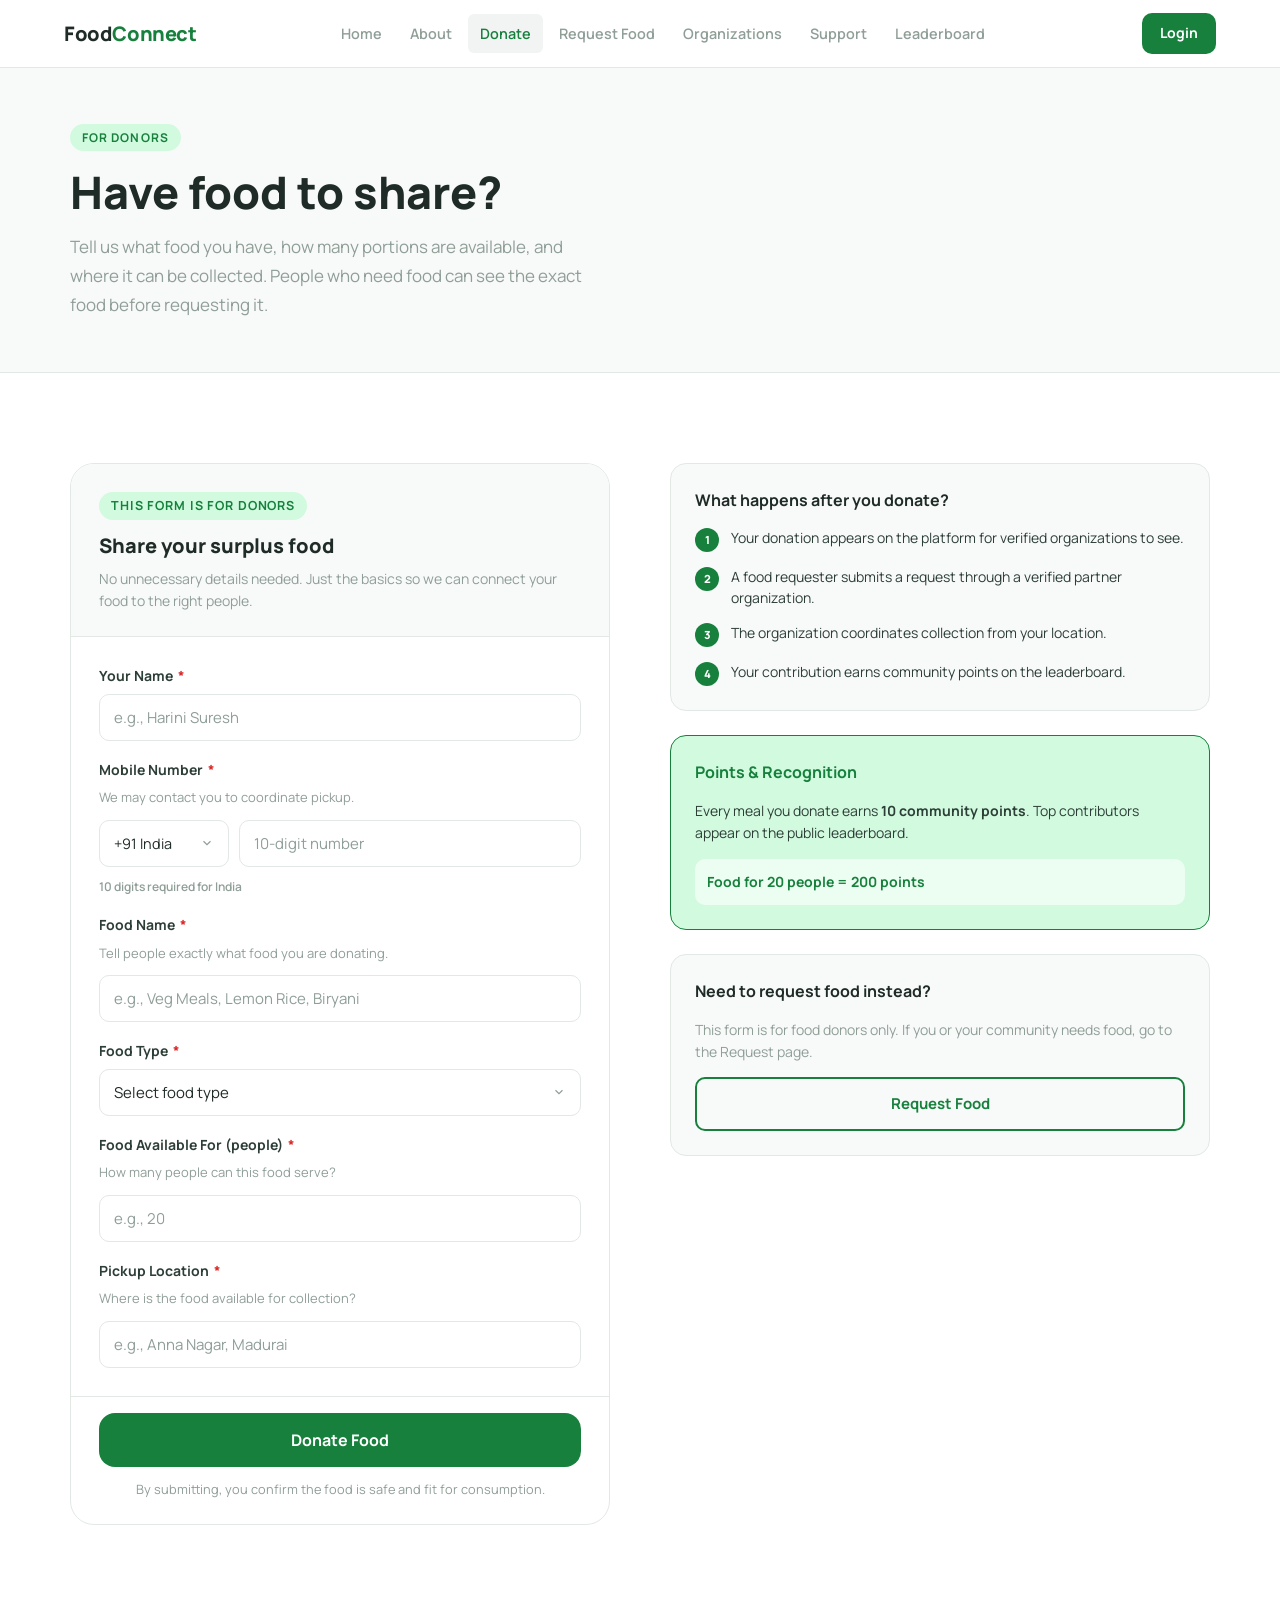
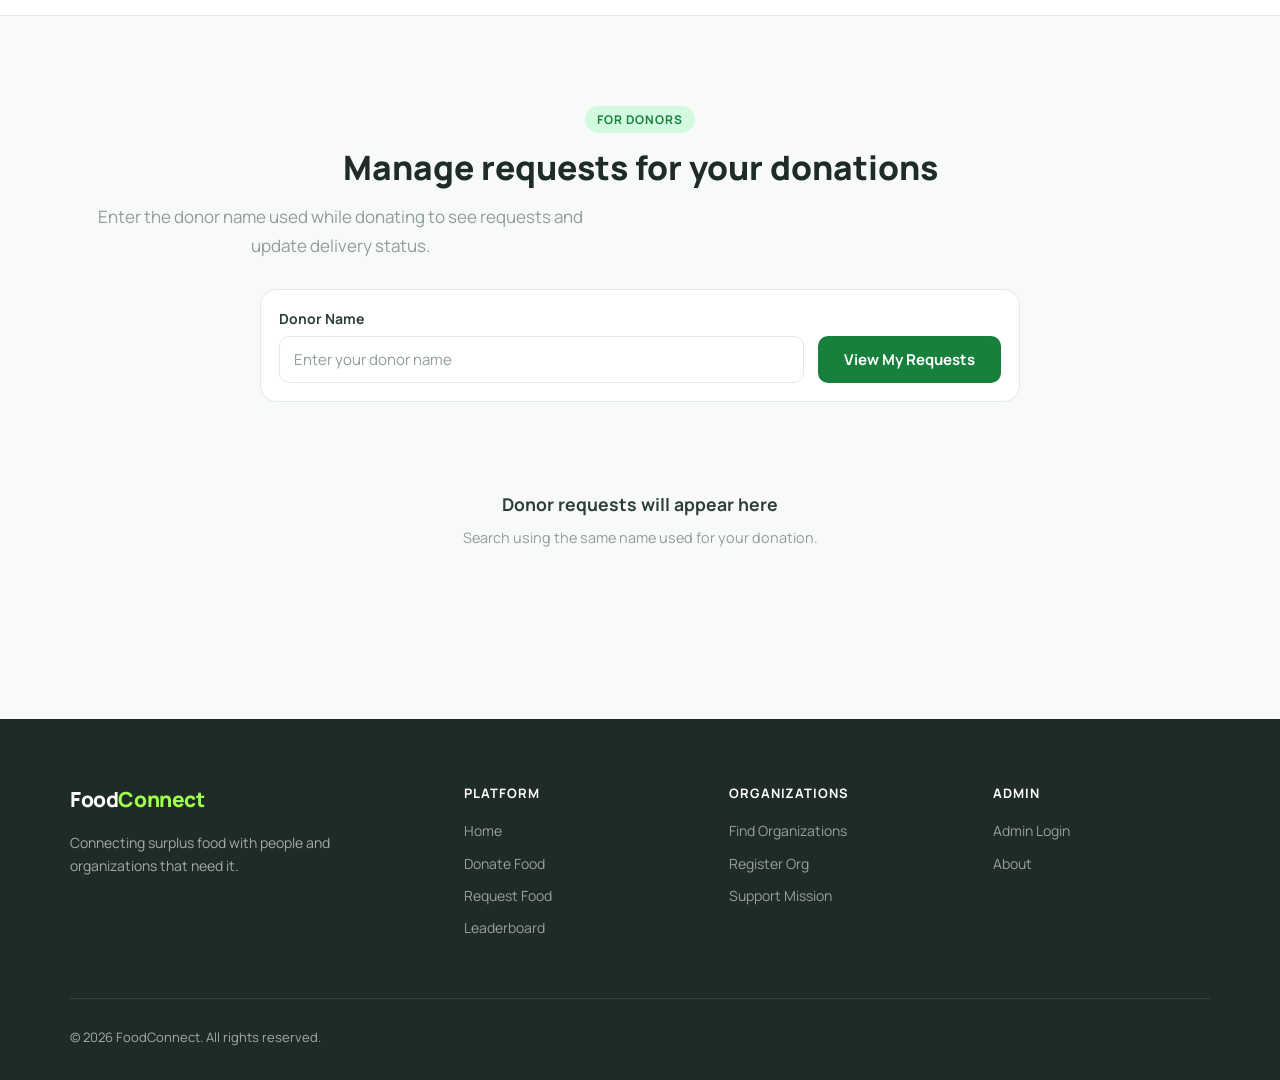
<file: donate.html>
<!DOCTYPE html>
<html lang="en">
<head>
  <meta charset="UTF-8">
  <meta name="viewport" content="width=device-width, initial-scale=1.0">
  <title>Donate Food — FoodConnect</title>
  <meta name="description" content="Have extra food? Share it with someone in Madurai who needs it. Fill out a quick form and we'll connect your food to the right people.">

  <link rel="preconnect" href="https://fonts.googleapis.com">
  <link rel="preconnect" href="https://fonts.gstatic.com" crossorigin>
  <link href="https://fonts.googleapis.com/css2?family=Manrope:wght@400;500;600;700;800&display=swap" rel="stylesheet">
  <link href="https://fonts.googleapis.com/css2?family=Material+Symbols+Outlined:opsz,wght,FILL,GRAD@20..48,100..700,0..1,-50..200" rel="stylesheet">

  <link rel="stylesheet" href="css/global.css">
  <link rel="stylesheet" href="css/pages.css">
</head>
<body>

<!-- Navbar -->
<header class="navbar">
  <a href="index.html" class="nav-logo">Food<span>Connect</span></a>
  <nav class="nav-links">
    <a href="index.html">Home</a>
    <a href="about.html">About</a>
    <a href="donate.html" class="active">Donate</a>
    <a href="request.html">Request Food</a>
    <a href="organizations.html">Organizations</a>
    <a href="fund-support.html">Support</a>
    <a href="leaderboard.html">Leaderboard</a>
  </nav>
  <div class="nav-cta">
    <a href="login.html" class="btn btn-primary btn-sm">Login</a>
  </div>
  <button class="hamburger" id="hamburger-btn" aria-label="Menu">
    <span></span><span></span><span></span>
  </button>
</header>

<nav class="mobile-menu" id="mobile-menu">
  <a href="index.html">Home</a>
  <a href="about.html">About</a>
  <a href="donate.html">Donate Food</a>
  <a href="request.html">Request Food</a>
  <a href="organizations.html">Organizations</a>
  <a href="fund-support.html">Support the Mission</a>
  <a href="leaderboard.html">Leaderboard</a>
  <a href="login.html">Login</a>
</nav>

<div class="page-wrapper">

  <!-- Page Hero -->
  <div class="page-hero">
    <div class="container">
      <span class="section-label page-hero-tag">For Donors</span>
      <h1 class="page-hero-title">Have food to share?</h1>
      <p class="page-hero-sub">
        Tell us what food you have, how many portions are available, and where it can be collected.
        People who need food can see the exact food before requesting it.
      </p>
    </div>
  </div>

  <!-- Main Content -->
  <section class="section">
    <div class="container">
      <div class="donate-layout">

        <!-- === FORM COLUMN === -->
        <div class="donate-form-block">
          <div class="form-card">

            <!-- Form (shown by default) -->
            <div id="donate-form-container">
              <div class="form-card-header">
                <div class="who-badge">This form is for Donors</div>
                <h2 style="font-size:1.25rem; font-weight:800; color:var(--dark); margin-bottom:6px;">Share your surplus food</h2>
                <p style="font-size:0.875rem; color:var(--mid-grey);">
                  No unnecessary details needed. Just the basics so we can connect your food to the right people.
                </p>
              </div>

              <form id="donateForm" class="form-card-body" novalidate>

                <!-- Name -->
                <div class="form-group">
                  <label class="form-label" for="donorName">
                    Your Name <span>*</span>
                  </label>
                  <input
                    type="text"
                    id="donorName"
                    class="form-input"
                    placeholder="e.g., Harini Suresh"
                    autocomplete="name"
                    required
                  >
                </div>

                <!-- Phone -->
                <div class="form-group">
                  <label class="form-label" for="donorPhone">
                    Mobile Number <span>*</span>
                  </label>
                  <p class="form-hint" style="margin-bottom:6px;">We may contact you to coordinate pickup.</p>
                  <div class="phone-group">
                    <select class="form-select" id="donorCountryCode" aria-label="Country code"></select>
                    <input
                      type="tel"
                      id="donorPhone"
                      class="form-input"
                      placeholder="10-digit number"
                      autocomplete="tel-national"
                      required
                    >
                  </div>
                </div>

                <!-- Food name/type -->
                <div class="form-group">
                  <label class="form-label" for="donorFoodName">Food Name <span>*</span></label>
                  <p class="form-hint" style="margin-bottom:6px;">Tell people exactly what food you are donating.</p>
                  <input type="text" id="donorFoodName" class="form-input" placeholder="e.g., Veg Meals, Lemon Rice, Biryani" required>
                </div>

                <div class="form-group">
                  <label class="form-label" for="donorFoodType">Food Type <span>*</span></label>
                  <select id="donorFoodType" class="form-select" required>
                    <option value="">Select food type</option>
                    <option value="Vegetarian">Vegetarian</option>
                    <option value="Non-Vegetarian">Non-Vegetarian</option>
                    <option value="Egg">Egg</option>
                    <option value="Snacks">Snacks</option>
                    <option value="Dessert">Dessert</option>
                    <option value="Other">Other</option>
                  </select>
                </div>

                <!-- Food count -->
                <div class="form-group">
                  <label class="form-label" for="donorFoodCount">
                    Food Available For (people) <span>*</span>
                  </label>
                  <p class="form-hint" style="margin-bottom:6px;">How many people can this food serve?</p>
                  <input
                    type="number"
                    id="donorFoodCount"
                    class="form-input"
                    placeholder="e.g., 20"
                    min="1"
                    max="500"
                    required
                  >
                </div>

                <!-- Location -->
                <div class="form-group">
                  <label class="form-label" for="donorLocation">
                    Pickup Location <span>*</span>
                  </label>
                  <p class="form-hint" style="margin-bottom:6px;">Where is the food available for collection?</p>
                  <input
                    type="text"
                    id="donorLocation"
                    class="form-input"
                    placeholder="e.g., Anna Nagar, Madurai"
                    autocomplete="street-address"
                    required
                  >
                </div>

              </form>

              <div class="form-card-footer">
                <button type="button" id="donate-submit-btn" class="btn btn-primary submit-btn-full btn-lg">
                  Donate Food
                </button>
                <p style="font-size:0.8rem; color:var(--mid-grey); margin-top:12px; text-align:center;">
                  By submitting, you confirm the food is safe and fit for consumption.
                </p>
              </div>
            </div>

            <!-- Success State -->
            <div class="success-state" id="donate-success">
              <div class="success-icon">
                <span class="material-symbols-outlined" style="color:var(--green)">check_circle</span>
              </div>
              <h3>Thank you for helping someone eat today.</h3>
              <p>Your donation has been recorded. A verified organization will coordinate pickup from your location.</p>
              <div class="ref-id" id="donate-ref-id"></div>
              <div style="display:flex; gap:10px; margin-top:8px; flex-wrap:wrap; justify-content:center;">
                <a href="leaderboard.html" class="btn btn-ghost btn-sm">View Leaderboard</a>
                <button class="btn btn-outline btn-sm" onclick="resetDonateForm()">Donate Again</button>
              </div>
            </div>

          </div>
        </div>

        <!-- === SIDEBAR === -->
        <div class="donate-info-sidebar">

          <div class="info-card">
            <h3>What happens after you donate?</h3>
            <div class="info-steps">
              <div class="info-step">
                <div class="info-step-num">1</div>
                <div class="info-step-text">Your donation appears on the platform for verified organizations to see.</div>
              </div>
              <div class="info-step">
                <div class="info-step-num">2</div>
                <div class="info-step-text">A food requester submits a request through a verified partner organization.</div>
              </div>
              <div class="info-step">
                <div class="info-step-num">3</div>
                <div class="info-step-text">The organization coordinates collection from your location.</div>
              </div>
              <div class="info-step">
                <div class="info-step-num">4</div>
                <div class="info-step-text">Your contribution earns community points on the leaderboard.</div>
              </div>
            </div>
          </div>

          <div class="info-card" style="background:var(--green-light); border-color:var(--green);">
            <h3 style="color:var(--green);">Points &amp; Recognition</h3>
            <p style="font-size:0.875rem; color:var(--charcoal); line-height:1.6;">
              Every meal you donate earns <strong>10 community points</strong>.
              Top contributors appear on the public leaderboard.
            </p>
            <div style="margin-top:14px; padding:12px; background:rgba(255,255,255,0.6); border-radius:var(--radius-md); font-size:0.875rem; color:var(--green); font-weight:700;">
              Food for 20 people = 200 points
            </div>
          </div>

          <div class="info-card">
            <h3>Need to request food instead?</h3>
            <p style="font-size:0.875rem; color:var(--mid-grey); margin-bottom:14px;">
              This form is for food donors only. If you or your community needs food, go to the Request page.
            </p>
            <a href="request.html" class="btn btn-outline" style="width:100%;">Request Food</a>
          </div>

        </div>

      </div>
    </div>
  </section>

</div>

<!-- Donor Request Management -->
<section class="section donor-management-section">
  <div class="container">
    <div class="section-heading" style="text-align:center; margin-bottom:28px;">
      <span class="section-label">For Donors</span>
      <h2 class="section-title">Manage requests for your donations</h2>
      <p class="section-sub">Enter the donor name used while donating to see requests and update delivery status.</p>
    </div>
    <div class="donor-search-card">
      <div class="form-group" style="margin:0; flex:1;">
        <label class="form-label" for="donorSearchName">Donor Name</label>
        <input id="donorSearchName" class="form-input" placeholder="Enter your donor name">
      </div>
      <button type="button" id="donor-search-btn" class="btn btn-primary">View My Requests</button>
    </div>
    <div id="donorDashboardContainer" class="donor-dashboard-list">
      <div class="empty-state"><h3>Donor requests will appear here</h3><p>Search using the same name used for your donation.</p></div>
    </div>
  </div>
</section>

<!-- Footer -->
<footer class="site-footer">
  <div class="container">
    <div class="footer-grid">
      <div class="footer-brand">
        <a href="index.html" class="nav-logo">Food<span style="color:var(--accent)">Connect</span></a>
        <p>Connecting surplus food with people and organizations that need it.</p>
      </div>
      <div class="footer-col">
        <h4>Platform</h4>
        <a href="index.html">Home</a>
        <a href="donate.html">Donate Food</a>
        <a href="request.html">Request Food</a>
        <a href="leaderboard.html">Leaderboard</a>
      </div>
      <div class="footer-col">
        <h4>Organizations</h4>
        <a href="organizations.html">Find Organizations</a>
        <a href="organizations.html#register">Register Org</a>
        <a href="fund-support.html">Support Mission</a>
      </div>
      <div class="footer-col">
        <h4>Admin</h4>
        <a href="login.html">Admin Login</a>
        <a href="about.html">About</a>
      </div>
    </div>
    <div class="footer-bottom">
      <span>&copy; 2026 FoodConnect. All rights reserved.</span>
    </div>
  </div>
</footer>

<script src="js/storage.js"></script>
<script src="js/ui.js"></script>
<script>
const DONATION_STATUSES = ['Request Received','Request Accepted','Food Packing','Out for Delivery','Delivered'];

function refreshFoodData() { return getFoods(); }

function escapeHtml(value) {
  return String(value ?? '').replace(/[&<>'"]/g, c => ({'&':'&amp;','<':'&lt;','>':'&gt;',"'":'&#39;','"':'&quot;'}[c]));
}

function handleDonateSubmit() {
  const name = document.getElementById('donorName').value.trim();
  const countryCode = document.getElementById('donorCountryCode').value;
  const phone = document.getElementById('donorPhone').value.trim();
  const foodName = document.getElementById('donorFoodName').value.trim();
  const foodType = document.getElementById('donorFoodType').value;
  const count = parseInt(document.getElementById('donorFoodCount').value, 10);
  const location = document.getElementById('donorLocation').value.trim();
  let valid = true;
  if (!name) { showFieldError('donorName','Please enter your full name.'); valid=false; } else clearFieldError('donorName');
  if (!phone || !validatePhone(phone,countryCode)) { showFieldError('donorPhone','Please enter a valid 10 digit mobile number.'); valid=false; } else clearFieldError('donorPhone');
  if (!foodName) { showFieldError('donorFoodName','Please enter the food name.'); valid=false; } else clearFieldError('donorFoodName');
  if (!foodType) { showFieldError('donorFoodType','Please select the food type.'); valid=false; } else clearFieldError('donorFoodType');
  if (!count || count < 1) { showFieldError('donorFoodCount','Please enter a valid number of portions.'); valid=false; } else clearFieldError('donorFoodCount');
  if (!location) { showFieldError('donorLocation','Please enter a pickup location.'); valid=false; } else clearFieldError('donorLocation');
  if (!valid) { showToast('Please complete all required fields.','warn'); return; }

  const food = {
    id: Date.now(), donorName: name, foodName, foodType, quantity: count,
    remainingQuantity: count, location, donorContact: `${countryCode} ${phone}`,
    requests: [], submittedAt: now(), isDemo: false
  };
  addFood(food);
  showToast('Food donation submitted successfully.','success');
  document.getElementById('donate-form-container').style.display='none';
  document.getElementById('donate-success').classList.add('active');
  document.getElementById('donate-ref-id').textContent=`Donation ID: DON-${food.id}`;
  document.getElementById('donate-success').querySelector('p').textContent = `${food.foodName} (${food.foodType}) for ${food.quantity} people has been added to available food.`;
}

function resetDonateForm() {
  document.getElementById('donateForm').reset();
  document.getElementById('donate-form-container').style.display='';
  document.getElementById('donate-success').classList.remove('active');
  clearAllErrors(document.getElementById('donateForm'));
}

function statusIndex(status) {
  if (typeof status === 'number') return status;
  return Math.max(0, DONATION_STATUSES.indexOf(status));
}

function renderStatus(current) {
  const idx = statusIndex(current);
  return `<div class="fc-status-track">${DONATION_STATUSES.map((s,i)=>`<div class="fc-status-step ${i<=idx?'done':''}"><div class="fc-status-dot">${i<=idx?'✓':''}</div><span>${s}</span></div>`).join('')}</div>`;
}

function updateDonorRequest(foodId, requestId, action) {
  const foods = getFoods();
  const food = foods.find(f => String(f.id) === String(foodId));
  if (!food) return;
  const request = (food.requests || []).find(r => String(r.id) === String(requestId));
  if (!request) return;

  if (action === 'reject') {
    if (request.status !== 'Rejected' && request.status !== 'Delivered') {
      food.remainingQuantity = Number(food.remainingQuantity || 0) + Number(request.people || request.portions || 0);
    }
    request.status = 'Rejected';
    request.rejectedAt = now();
  } else if (action === 'accept') {
    request.status = 'Accepted';
    request.acceptedAt = now();
  } else if (action === 'next') {
    const idx = statusIndex(request.status);
    if (idx < DONATION_STATUSES.length - 1) request.status = DONATION_STATUSES[idx + 1];
  }
  saveFoods(foods);
  showToast(action==='reject'?'Request rejected.':action==='accept'?'Request accepted.':'Delivery status updated.','success');
  renderDonorDashboard();
}

function renderDonorDashboard() {
  const name = document.getElementById('donorSearchName').value.trim().toLowerCase();
  const container = document.getElementById('donorDashboardContainer');
  if (!name) { container.innerHTML='<div class="empty-state"><h3>Enter your donor name</h3><p>Use the same name you entered while donating.</p></div>'; return; }
  const foods = refreshFoodData().filter(f => (f.donorName||'').trim().toLowerCase()===name);
  if (!foods.length) { container.innerHTML='<div class="empty-state"><h3>No donations found</h3><p>Check the donor name and try again.</p></div>'; return; }
  container.innerHTML = foods.map(food => {
    const requests = (food.requests||[]);
    return `<div class="dashboard-card donor-request-card">
      <div class="donor-card-heading"><div><h2>${escapeHtml(food.foodName || 'Food Donation')}</h2><p><strong>${escapeHtml(food.foodType||'Food')}</strong> · ${food.remainingQuantity} of ${food.quantity} portions available</p></div><span class="badge badge-green">${food.remainingQuantity>0?'Available':'Fully Requested'}</span></div>
      <div class="food-meta-grid"><div><strong>Donor</strong><span>${escapeHtml(food.donorName)}</span></div><div><strong>Location</strong><span>${escapeHtml(food.location)}</span></div><div><strong>Contact</strong><span>${escapeHtml(food.donorContact)}</span></div></div>
      ${requests.length ? requests.map(r=>{
        const qty = r.people || r.portions || 0;
        const st = r.status || 'Request Received';
        const idx=statusIndex(st);
        const action = st==='Request Received' || st==='Pending' ? `<button class="btn btn-primary btn-sm" onclick="updateDonorRequest('${food.id}','${r.id}','accept')">Accept Request</button><button class="btn btn-danger btn-sm" onclick="updateDonorRequest('${food.id}','${r.id}','reject')">Reject</button>` : st==='Rejected' || st==='Delivered' ? '' : `<button class="btn btn-outline btn-sm" onclick="updateDonorRequest('${food.id}','${r.id}','next')">${DONATION_STATUSES[idx+1] || 'Update'}</button>`;
        return `<div class="donor-request-item"><div class="request-top"><div><h3>${escapeHtml(r.name || r.requesterName)}</h3><p>Requested <strong>${qty}</strong> portions of ${escapeHtml(food.foodName)}</p></div><span class="badge ${st==='Rejected'?'badge-red':idx>=1?'badge-green':'badge-amber'}">${escapeHtml(st)}</span></div><div class="request-meta"><span>📍 ${escapeHtml(r.location)}</span><span>📞 ${escapeHtml(r.contact)}</span>${r.trustName?`<span>✓ ${escapeHtml(r.trustName)}</span>`:''}</div>${renderStatus(st)}<div class="request-actions">${action}</div></div>`;
      }).join('') : '<div class="empty-inline">No requests yet for this donation.</div>'}
    </div>`;
  }).join('');
}

document.addEventListener('DOMContentLoaded',()=>{
  buildPhoneSelect('donorCountryCode','donorPhone');
  const phone=document.getElementById('donorPhone'); if(phone){phone.maxLength=10; phone.addEventListener('input',()=>phone.value=phone.value.replace(/\D/g,'').slice(0,10));}
  document.getElementById('donate-submit-btn').addEventListener('click',handleDonateSubmit);
  document.getElementById('donateForm').addEventListener('submit',e=>{e.preventDefault();handleDonateSubmit();});
  document.getElementById('donor-search-btn').addEventListener('click',renderDonorDashboard);
  document.getElementById('donorSearchName').addEventListener('keydown',e=>{if(e.key==='Enter')renderDonorDashboard();});
});
</script>

</body>
</html>
</file>
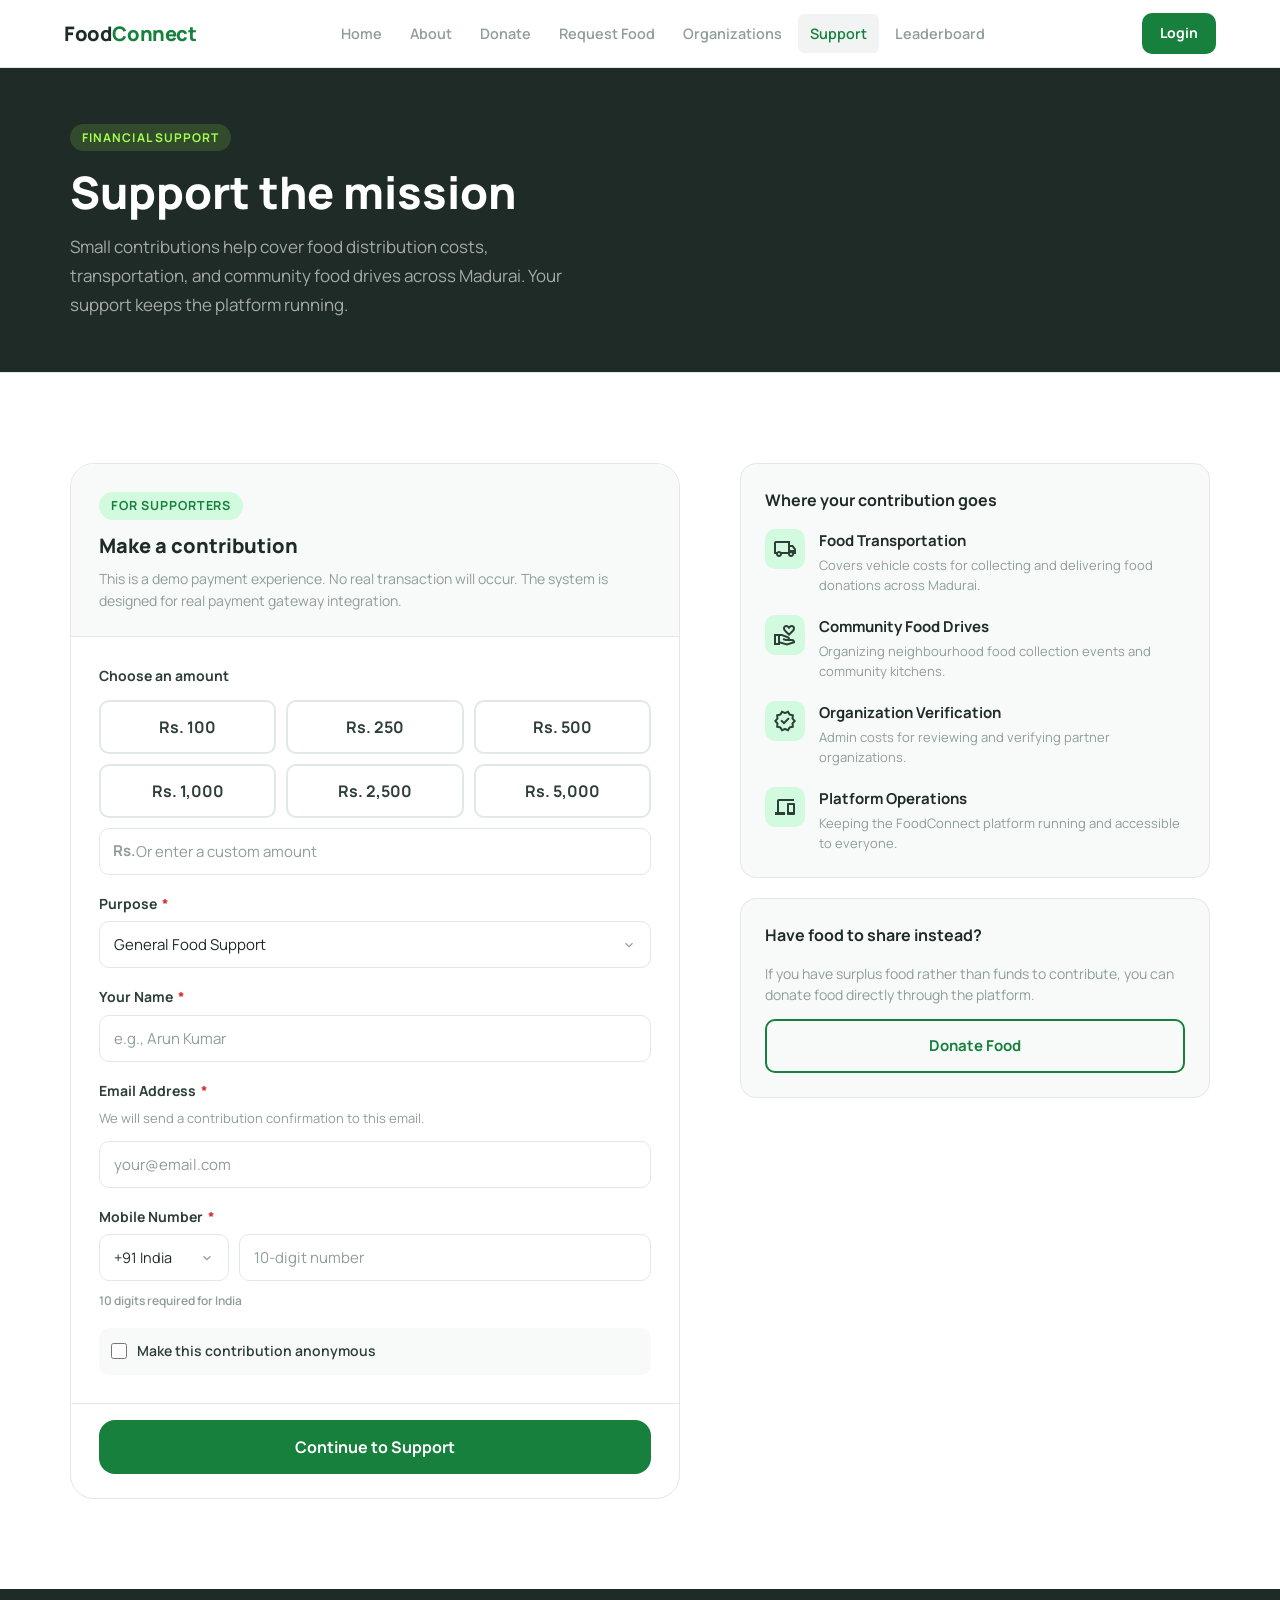
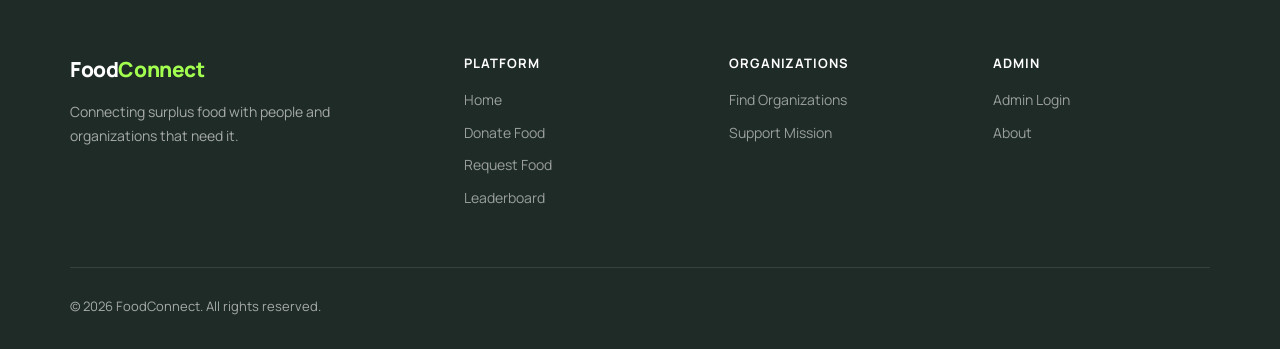
<file: fund-support.html>
<!DOCTYPE html>
<html lang="en">
<head>
  <meta charset="UTF-8">
  <meta name="viewport" content="width=device-width, initial-scale=1.0">
  <title>Support the Mission — FoodConnect</title>
  <meta name="description" content="Financially support FoodConnect's mission to reduce food waste and feed communities in Madurai. Every contribution helps.">

  <link rel="preconnect" href="https://fonts.googleapis.com">
  <link rel="preconnect" href="https://fonts.gstatic.com" crossorigin>
  <link href="https://fonts.googleapis.com/css2?family=Manrope:wght@400;500;600;700;800&display=swap" rel="stylesheet">
  <link href="https://fonts.googleapis.com/css2?family=Material+Symbols+Outlined:opsz,wght,FILL,GRAD@20..48,100..700,0..1,-50..200" rel="stylesheet">

  <link rel="stylesheet" href="css/global.css">
  <link rel="stylesheet" href="css/pages.css">
</head>
<body>

<!-- Navbar -->
<header class="navbar">
  <a href="index.html" class="nav-logo">Food<span>Connect</span></a>
  <nav class="nav-links">
    <a href="index.html">Home</a>
    <a href="about.html">About</a>
    <a href="donate.html">Donate</a>
    <a href="request.html">Request Food</a>
    <a href="organizations.html">Organizations</a>
    <a href="fund-support.html" class="active">Support</a>
    <a href="leaderboard.html">Leaderboard</a>
  </nav>
  <div class="nav-cta">
    <a href="login.html" class="btn btn-primary btn-sm">Login</a>
  </div>
  <button class="hamburger" id="hamburger-btn" aria-label="Menu">
    <span></span><span></span><span></span>
  </button>
</header>

<nav class="mobile-menu" id="mobile-menu">
  <a href="index.html">Home</a>
  <a href="about.html">About</a>
  <a href="donate.html">Donate Food</a>
  <a href="request.html">Request Food</a>
  <a href="organizations.html">Organizations</a>
  <a href="fund-support.html">Support the Mission</a>
  <a href="leaderboard.html">Leaderboard</a>
  <a href="login.html">Login</a>
</nav>

<div class="page-wrapper">

  <!-- Page Hero -->
  <div class="page-hero dark">
    <div class="container">
      <span class="section-label page-hero-tag" style="background:rgba(163,255,79,0.15); color:var(--accent);">Financial Support</span>
      <h1 class="page-hero-title">Support the mission</h1>
      <p class="page-hero-sub">
        Small contributions help cover food distribution costs, transportation,
        and community food drives across Madurai.
        Your support keeps the platform running.
      </p>
    </div>
  </div>

  <!-- Main Content -->
  <section class="section">
    <div class="container">
      <div class="fund-layout">

        <!-- FORM -->
        <div>
          <div class="form-card" id="fund-form-card">

            <div id="fund-form-container">
              <div class="form-card-header">
                <div class="who-badge">For Supporters</div>
                <h2 style="font-size:1.25rem; font-weight:800; color:var(--dark); margin-bottom:6px;">Make a contribution</h2>
                <p style="font-size:0.875rem; color:var(--mid-grey);">
                  This is a demo payment experience. No real transaction will occur.
                  The system is designed for real payment gateway integration.
                </p>
              </div>

              <div class="form-card-body" id="fund-step-1">

                <!-- Amount -->
                <div>
                  <label class="form-label" style="margin-bottom:12px; display:block;">Choose an amount</label>
                  <div class="amount-grid">
                    <button class="amount-btn" type="button" onclick="selectAmount(100)">Rs. 100</button>
                    <button class="amount-btn" type="button" onclick="selectAmount(250)">Rs. 250</button>
                    <button class="amount-btn" type="button" onclick="selectAmount(500)">Rs. 500</button>
                    <button class="amount-btn" type="button" onclick="selectAmount(1000)">Rs. 1,000</button>
                    <button class="amount-btn" type="button" onclick="selectAmount(2500)">Rs. 2,500</button>
                    <button class="amount-btn" type="button" onclick="selectAmount(5000)">Rs. 5,000</button>
                  </div>
                  <div class="custom-amount-row">
                    <span class="currency-symbol">Rs.</span>
                    <input
                      type="number"
                      id="customAmount"
                      class="form-input"
                      placeholder="Or enter a custom amount"
                      min="10"
                      oninput="clearAmountBtns()"
                    >
                  </div>
                </div>

                <!-- Purpose -->
                <div class="form-group">
                  <label class="form-label" for="fundPurpose">Purpose <span>*</span></label>
                  <select id="fundPurpose" class="form-select">
                    <option value="General Food Support">General Food Support</option>
                    <option value="Meal Distribution">Meal Distribution</option>
                    <option value="Emergency Support">Emergency Support</option>
                    <option value="Community Food Drive">Community Food Drive</option>
                    <option value="Platform Operations">Platform Operations</option>
                  </select>
                </div>

                <!-- Donor Name -->
                <div class="form-group">
                  <label class="form-label" for="fundName">Your Name <span>*</span></label>
                  <input type="text" id="fundName" class="form-input" placeholder="e.g., Arun Kumar" required>
                </div>

                <!-- Email -->
                <div class="form-group">
                  <label class="form-label" for="fundEmail">Email Address <span>*</span></label>
                  <p class="form-hint" style="margin-bottom:6px;">We will send a contribution confirmation to this email.</p>
                  <input type="email" id="fundEmail" class="form-input" placeholder="your@email.com" required>
                </div>

                <!-- Phone -->
                <div class="form-group">
                  <label class="form-label" for="fundPhone">Mobile Number <span>*</span></label>
                  <div class="phone-group">
                    <select class="form-select" id="fundCountryCode" aria-label="Country code"></select>
                    <input type="tel" id="fundPhone" class="form-input" placeholder="10-digit number" required>
                  </div>
                </div>

                <!-- Anonymous -->
                <div style="display:flex; align-items:center; gap:10px; padding:12px; background:var(--off-white); border-radius:var(--radius-md);">
                  <input type="checkbox" id="fundAnonymous" style="width:16px; height:16px; cursor:pointer; accent-color:var(--green);">
                  <label for="fundAnonymous" style="font-size:0.875rem; font-weight:600; color:var(--charcoal); cursor:pointer;">
                    Make this contribution anonymous
                  </label>
                </div>

              </div>

              <div class="form-card-footer" id="fund-step-1-footer">
                <button type="button" class="btn btn-primary submit-btn-full btn-lg" onclick="proceedToPayment()">
                  Continue to Support
                </button>
              </div>

              <!-- PAYMENT MOCK (Step 2) -->
              <div class="payment-mock" id="fund-payment-mock">
                <div class="payment-mock-header">
                  <strong style="font-size:1rem; color:var(--dark);">Payment Summary</strong>
                  <span class="demo-badge">Demo Mode</span>
                </div>
                <div class="payment-summary-row">
                  <span>Contributor</span>
                  <span id="pay-name">-</span>
                </div>
                <div class="payment-summary-row">
                  <span>Purpose</span>
                  <span id="pay-purpose">-</span>
                </div>
                <div class="payment-summary-row">
                  <span>Amount</span>
                  <span id="pay-amount">-</span>
                </div>
                <div class="payment-summary-row total">
                  <span>Total</span>
                  <span id="pay-total">-</span>
                </div>
                <div class="payment-disclaimer">
                  This is a demo payment screen. No real financial transaction will be processed.
                  In production, this would integrate with Razorpay or Stripe.
                  Never enter real payment credentials here.
                </div>
                <div style="display:flex; gap:10px; margin-top:20px;">
                  <button type="button" class="btn btn-ghost" onclick="cancelPayment()">Go Back</button>
                  <button type="button" class="btn btn-primary" style="flex:1;" onclick="confirmPayment()">
                    Confirm Contribution (Demo)
                  </button>
                </div>
              </div>

            </div>

            <!-- Success State -->
            <div class="success-state" id="fund-success">
              <div class="success-icon">
                <span class="material-symbols-outlined" style="color:var(--green)">favorite</span>
              </div>
              <h3>Thank you for your support.</h3>
              <p>Your contribution has been recorded. This is a demo confirmation — no real payment was processed.</p>
              <div class="ref-id" id="fund-ref-id"></div>
              <div style="padding:12px 16px; background:var(--amber-light); border-radius:var(--radius-md); font-size:0.8rem; color:var(--amber); font-weight:600; text-align:center; max-width:320px;">
                Demo Mode: This transaction was simulated only.
                No real funds were transferred.
              </div>
              <div style="display:flex; gap:10px; margin-top:8px; flex-wrap:wrap; justify-content:center;">
                <a href="index.html" class="btn btn-ghost btn-sm">Go Home</a>
                <button class="btn btn-outline btn-sm" onclick="resetFundForm()">New Contribution</button>
              </div>
            </div>

          </div>
        </div>

        <!-- SIDEBAR -->
        <div class="fund-sidebar">
          <div class="info-card" style="margin-bottom:20px;">
            <h3>Where your contribution goes</h3>
            <div style="margin-top:16px;">
              <div class="fund-use-item">
                <div class="fund-use-icon">
                  <span class="material-symbols-outlined">local_shipping</span>
                </div>
                <div class="fund-use-text">
                  <h4>Food Transportation</h4>
                  <p>Covers vehicle costs for collecting and delivering food donations across Madurai.</p>
                </div>
              </div>
              <div class="fund-use-item">
                <div class="fund-use-icon">
                  <span class="material-symbols-outlined">volunteer_activism</span>
                </div>
                <div class="fund-use-text">
                  <h4>Community Food Drives</h4>
                  <p>Organizing neighbourhood food collection events and community kitchens.</p>
                </div>
              </div>
              <div class="fund-use-item">
                <div class="fund-use-icon">
                  <span class="material-symbols-outlined">verified</span>
                </div>
                <div class="fund-use-text">
                  <h4>Organization Verification</h4>
                  <p>Admin costs for reviewing and verifying partner organizations.</p>
                </div>
              </div>
              <div class="fund-use-item">
                <div class="fund-use-icon">
                  <span class="material-symbols-outlined">devices</span>
                </div>
                <div class="fund-use-text">
                  <h4>Platform Operations</h4>
                  <p>Keeping the FoodConnect platform running and accessible to everyone.</p>
                </div>
              </div>
            </div>
          </div>

          <div class="info-card" style="background:var(--off-white);">
            <h3>Have food to share instead?</h3>
            <p style="font-size:0.875rem; color:var(--mid-grey); margin-bottom:14px; line-height:1.5;">
              If you have surplus food rather than funds to contribute, you can donate food directly through the platform.
            </p>
            <a href="donate.html" class="btn btn-outline" style="width:100%;">Donate Food</a>
          </div>
        </div>

      </div>
    </div>
  </section>

</div>

<!-- Footer -->
<footer class="site-footer">
  <div class="container">
    <div class="footer-grid">
      <div class="footer-brand">
        <a href="index.html" class="nav-logo">Food<span style="color:var(--accent)">Connect</span></a>
        <p>Connecting surplus food with people and organizations that need it.</p>
      </div>
      <div class="footer-col">
        <h4>Platform</h4>
        <a href="index.html">Home</a>
        <a href="donate.html">Donate Food</a>
        <a href="request.html">Request Food</a>
        <a href="leaderboard.html">Leaderboard</a>
      </div>
      <div class="footer-col">
        <h4>Organizations</h4>
        <a href="organizations.html">Find Organizations</a>
        <a href="fund-support.html">Support Mission</a>
      </div>
      <div class="footer-col">
        <h4>Admin</h4>
        <a href="login.html">Admin Login</a>
        <a href="about.html">About</a>
      </div>
    </div>
    <div class="footer-bottom">
      <span>&copy; 2026 FoodConnect. All rights reserved.</span>
    </div>
  </div>
</footer>

<script src="js/storage.js"></script>
<script src="js/ui.js"></script>
<script>
let selectedAmount = 0;

document.addEventListener('DOMContentLoaded', () => {
  buildPhoneSelect('fundCountryCode');
});

function selectAmount(amount) {
  selectedAmount = amount;
  document.getElementById('customAmount').value = '';
  document.querySelectorAll('.amount-btn').forEach(btn => {
    btn.classList.toggle('selected', btn.textContent.includes(amount.toLocaleString()));
  });
}

function clearAmountBtns() {
  document.querySelectorAll('.amount-btn').forEach(btn => btn.classList.remove('selected'));
  selectedAmount = 0;
}

function getFinalAmount() {
  const custom = parseFloat(document.getElementById('customAmount').value);
  return custom > 0 ? custom : selectedAmount;
}

function proceedToPayment() {
  const name        = document.getElementById('fundName').value.trim();
  const email       = document.getElementById('fundEmail').value.trim();
  const countryCode = document.getElementById('fundCountryCode').value;
  const phone       = document.getElementById('fundPhone').value.trim();
  const purpose     = document.getElementById('fundPurpose').value;
  const amount      = getFinalAmount();

  let valid = true;

  if (!name) { showFieldError('fundName', 'Please enter your name.'); valid = false; }
  else clearFieldError('fundName');

  if (!email || !validateEmail(email)) { showFieldError('fundEmail', 'Please enter a valid email.'); valid = false; }
  else clearFieldError('fundEmail');

  if (!phone || !validatePhone(phone, countryCode)) {
    showFieldError('fundPhone', 'Please enter a valid mobile number.');
    valid = false;
  } else clearFieldError('fundPhone');

  if (!amount || amount < 10) {
    showToast('Please select or enter a contribution amount (minimum Rs. 10).', 'warn');
    valid = false;
  }

  if (!valid) return;

  /* Show payment summary */
  const anonymous = document.getElementById('fundAnonymous').checked;

  document.getElementById('pay-name').textContent    = anonymous ? 'Anonymous' : name;
  document.getElementById('pay-purpose').textContent = purpose;
  document.getElementById('pay-amount').textContent  = `Rs. ${amount.toLocaleString('en-IN')}`;
  document.getElementById('pay-total').textContent   = `Rs. ${amount.toLocaleString('en-IN')}`;

  document.getElementById('fund-step-1').style.display       = 'none';
  document.getElementById('fund-step-1-footer').style.display = 'none';
  document.getElementById('fund-payment-mock').classList.add('active');
}

function cancelPayment() {
  document.getElementById('fund-step-1').style.display       = '';
  document.getElementById('fund-step-1-footer').style.display = '';
  document.getElementById('fund-payment-mock').classList.remove('active');
}

function confirmPayment() {
  const name      = document.getElementById('fundName').value.trim();
  const email     = document.getElementById('fundEmail').value.trim();
  const countryCode = document.getElementById('fundCountryCode').value;
  const phone     = document.getElementById('fundPhone').value.trim();
  const purpose   = document.getElementById('fundPurpose').value;
  const amount    = getFinalAmount();
  const anonymous = document.getElementById('fundAnonymous').checked;

  const fund = {
    id:        generateId('FUND'),
    name:      anonymous ? 'Anonymous' : name,
    email,
    contact:   `${countryCode} ${phone}`,
    amount,
    purpose,
    anonymous,
    status:    'Demo Confirmed',
    submittedAt: now()
  };

  addFund(fund);
  showToast('Contribution recorded (Demo Mode).', 'success');

  /* Success state */
  document.getElementById('fund-form-container').style.display = 'none';
  document.getElementById('fund-success').classList.add('active');
  document.getElementById('fund-ref-id').textContent = `Reference: ${fund.id}`;
}

function resetFundForm() {
  document.getElementById('fundName').value    = '';
  document.getElementById('fundEmail').value   = '';
  document.getElementById('fundPhone').value   = '';
  document.getElementById('customAmount').value = '';
  document.getElementById('fundAnonymous').checked = false;
  document.querySelectorAll('.amount-btn').forEach(b => b.classList.remove('selected'));
  selectedAmount = 0;

  document.getElementById('fund-step-1').style.display       = '';
  document.getElementById('fund-step-1-footer').style.display = '';
  document.getElementById('fund-payment-mock').classList.remove('active');
  document.getElementById('fund-form-container').style.display = '';
  document.getElementById('fund-success').classList.remove('active');
}
</script>

</body>
</html>
</file>
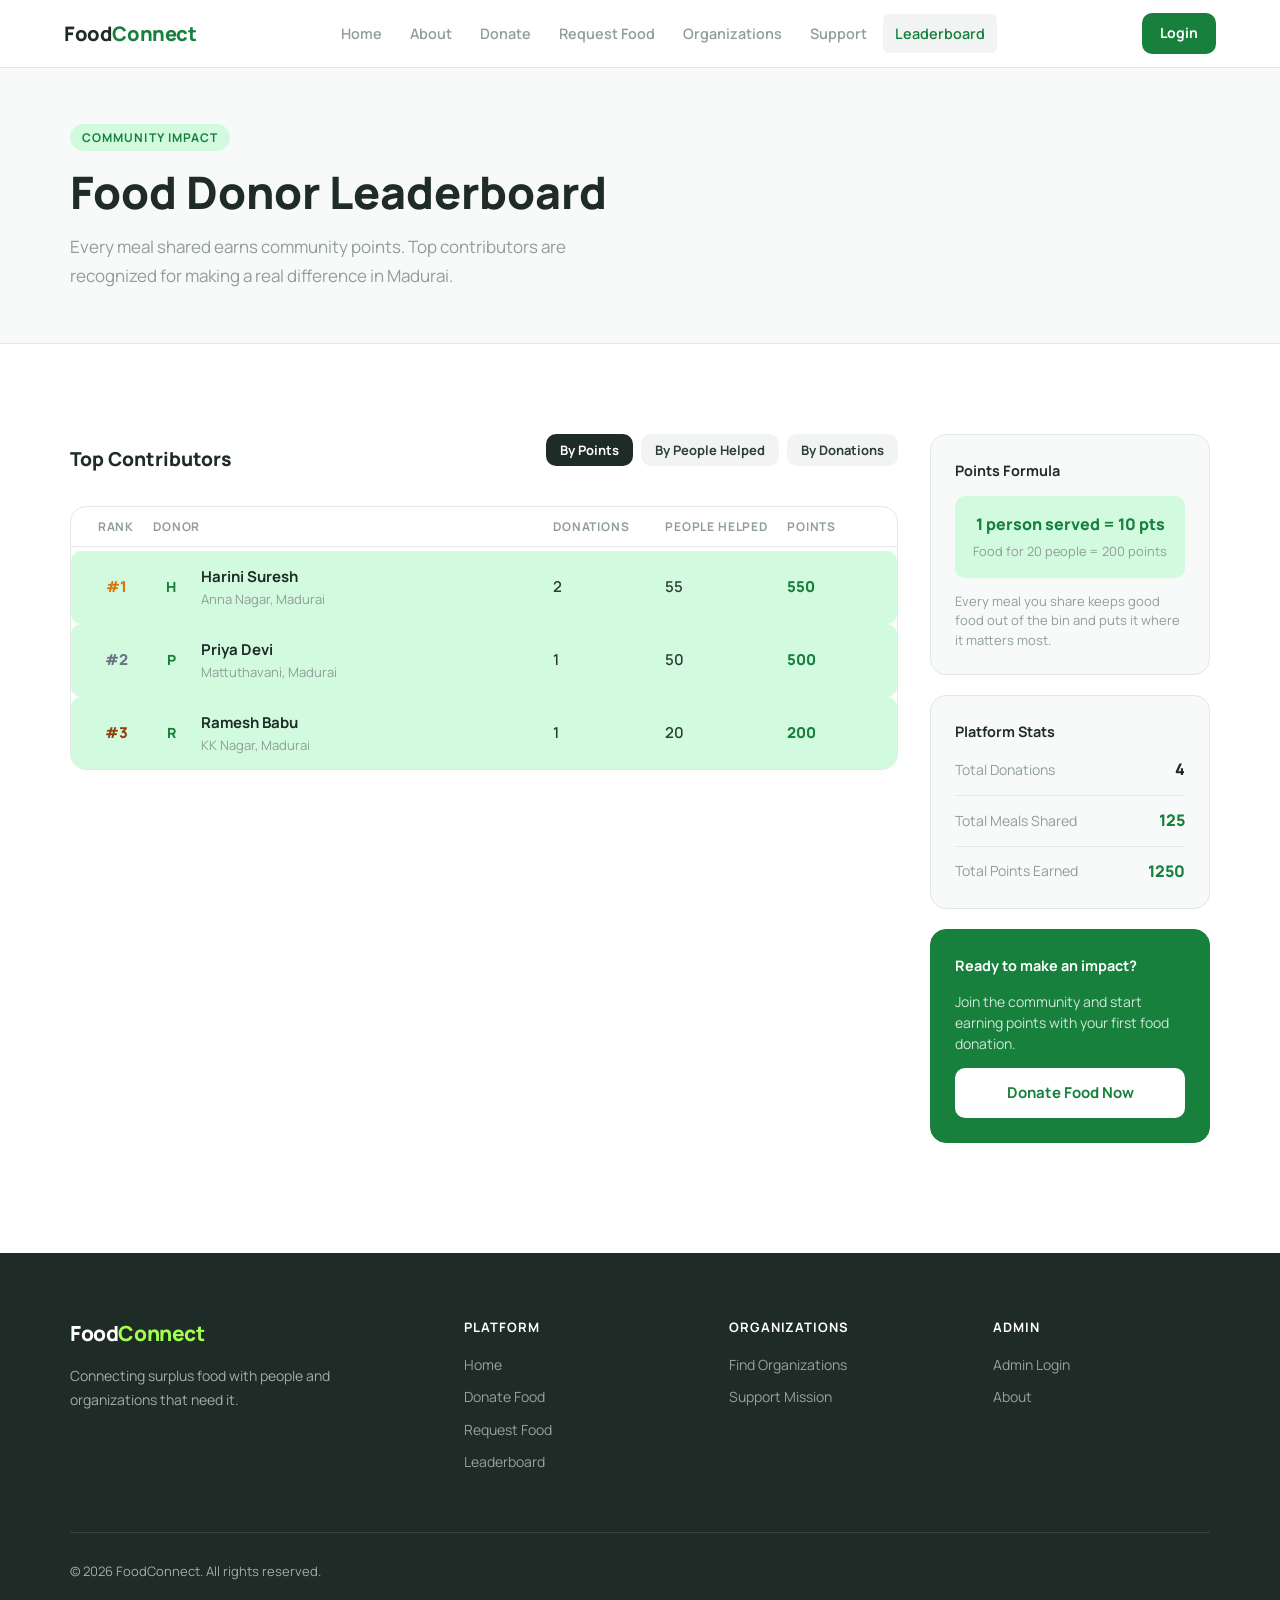
<file: leaderboard.html>
<!DOCTYPE html>
<html lang="en">
<head>
  <meta charset="UTF-8">
  <meta name="viewport" content="width=device-width, initial-scale=1.0">
  <title>Leaderboard — FoodConnect</title>
  <meta name="description" content="See the top food donors on FoodConnect. Every meal shared earns community points.">

  <link rel="preconnect" href="https://fonts.googleapis.com">
  <link rel="preconnect" href="https://fonts.gstatic.com" crossorigin>
  <link href="https://fonts.googleapis.com/css2?family=Manrope:wght@400;500;600;700;800&display=swap" rel="stylesheet">
  <link href="https://fonts.googleapis.com/css2?family=Material+Symbols+Outlined:opsz,wght,FILL,GRAD@20..48,100..700,0..1,-50..200" rel="stylesheet">

  <link rel="stylesheet" href="css/global.css">
  <link rel="stylesheet" href="css/pages.css">
</head>
<body>

<!-- Navbar -->
<header class="navbar">
  <a href="index.html" class="nav-logo">Food<span>Connect</span></a>
  <nav class="nav-links">
    <a href="index.html">Home</a>
    <a href="about.html">About</a>
    <a href="donate.html">Donate</a>
    <a href="request.html">Request Food</a>
    <a href="organizations.html">Organizations</a>
    <a href="fund-support.html">Support</a>
    <a href="leaderboard.html" class="active">Leaderboard</a>
  </nav>
  <div class="nav-cta">
    <a href="login.html" class="btn btn-primary btn-sm">Login</a>
  </div>
  <button class="hamburger" id="hamburger-btn" aria-label="Menu">
    <span></span><span></span><span></span>
  </button>
</header>

<nav class="mobile-menu" id="mobile-menu">
  <a href="index.html">Home</a>
  <a href="about.html">About</a>
  <a href="donate.html">Donate Food</a>
  <a href="request.html">Request Food</a>
  <a href="organizations.html">Organizations</a>
  <a href="fund-support.html">Support the Mission</a>
  <a href="leaderboard.html">Leaderboard</a>
  <a href="login.html">Login</a>
</nav>

<div class="page-wrapper">

  <!-- Page Hero -->
  <div class="page-hero">
    <div class="container">
      <span class="section-label page-hero-tag">Community Impact</span>
      <h1 class="page-hero-title">Food Donor Leaderboard</h1>
      <p class="page-hero-sub">
        Every meal shared earns community points. Top contributors are recognized
        for making a real difference in Madurai.
      </p>
    </div>
  </div>

  <!-- Main Content -->
  <section class="section">
    <div class="container">
      <div class="leaderboard-layout">

        <!-- Table -->
        <div>
          <div style="display:flex; align-items:center; justify-content:space-between; flex-wrap:wrap; gap:12px; margin-bottom:20px;">
            <h2 style="font-size:1.2rem; font-weight:800; color:var(--dark);">Top Contributors</h2>
            <div class="sort-controls">
              <button class="sort-btn active" id="sort-points" onclick="setSortMode('points')">By Points</button>
              <button class="sort-btn" id="sort-people" onclick="setSortMode('people')">By People Helped</button>
              <button class="sort-btn" id="sort-donations" onclick="setSortMode('donations')">By Donations</button>
            </div>
          </div>

          <div class="admin-table-card">
            <div class="lb-table-header">
              <div style="text-align:center;">Rank</div>
              <div>Donor</div>
              <div>Donations</div>
              <div>People Helped</div>
              <div>Points</div>
            </div>
            <div id="lb-rows">
              <!-- Populated by JS -->
            </div>
          </div>
        </div>

        <!-- Sidebar -->
        <div>
          <div class="lb-sidebar-card">
            <h3>Points Formula</h3>
            <div class="lb-formula">
              <div class="formula-eq">1 person served = 10 pts</div>
              <p>Food for 20 people = 200 points</p>
            </div>
            <p style="font-size:0.8125rem; color:var(--mid-grey); margin-top:14px; line-height:1.5;">
              Every meal you share keeps good food out of the bin and puts it where it matters most.
            </p>
          </div>

          <div class="lb-sidebar-card">
            <h3>Platform Stats</h3>
            <div style="display:flex; flex-direction:column; gap:12px;">
              <div style="display:flex; justify-content:space-between; align-items:center;">
                <span style="font-size:0.875rem; color:var(--mid-grey);">Total Donations</span>
                <span style="font-weight:800; color:var(--dark);" id="lb-stat-donations">0</span>
              </div>
              <div style="display:flex; justify-content:space-between; align-items:center; border-top:1px solid var(--border); padding-top:12px;">
                <span style="font-size:0.875rem; color:var(--mid-grey);">Total Meals Shared</span>
                <span style="font-weight:800; color:var(--green);" id="lb-stat-meals">0</span>
              </div>
              <div style="display:flex; justify-content:space-between; align-items:center; border-top:1px solid var(--border); padding-top:12px;">
                <span style="font-size:0.875rem; color:var(--mid-grey);">Total Points Earned</span>
                <span style="font-weight:800; color:var(--green);" id="lb-stat-points">0</span>
              </div>
            </div>
          </div>

          <div class="lb-sidebar-card" style="background:var(--green); border-color:var(--green);">
            <h3 style="color:var(--white);">Ready to make an impact?</h3>
            <p style="font-size:0.875rem; color:rgba(255,255,255,0.8); margin-bottom:14px; line-height:1.5;">
              Join the community and start earning points with your first food donation.
            </p>
            <a href="donate.html" class="btn btn-white" style="width:100%; text-align:center;">Donate Food Now</a>
          </div>
        </div>

      </div>
    </div>
  </section>

</div>

<!-- Footer -->
<footer class="site-footer">
  <div class="container">
    <div class="footer-grid">
      <div class="footer-brand">
        <a href="index.html" class="nav-logo">Food<span style="color:var(--accent)">Connect</span></a>
        <p>Connecting surplus food with people and organizations that need it.</p>
      </div>
      <div class="footer-col">
        <h4>Platform</h4>
        <a href="index.html">Home</a>
        <a href="donate.html">Donate Food</a>
        <a href="request.html">Request Food</a>
        <a href="leaderboard.html">Leaderboard</a>
      </div>
      <div class="footer-col">
        <h4>Organizations</h4>
        <a href="organizations.html">Find Organizations</a>
        <a href="fund-support.html">Support Mission</a>
      </div>
      <div class="footer-col">
        <h4>Admin</h4>
        <a href="login.html">Admin Login</a>
        <a href="about.html">About</a>
      </div>
    </div>
    <div class="footer-bottom">
      <span>&copy; 2026 FoodConnect. All rights reserved.</span>
    </div>
  </div>
</footer>

<script src="js/storage.js"></script>
<script src="js/ui.js"></script>
<script>
let sortMode = 'points';

function setSortMode(mode) {
  sortMode = mode;
  document.querySelectorAll('.sort-btn').forEach(b => b.classList.remove('active'));
  document.getElementById('sort-' + mode).classList.add('active');
  renderLeaderboard();
}

function renderLeaderboard() {
  const container = document.getElementById('lb-rows');
  let leaders     = computeLeaderboard();

  if (sortMode === 'people') {
    leaders.sort((a, b) => b.people - a.people);
  } else if (sortMode === 'donations') {
    leaders.sort((a, b) => b.donations - a.donations);
  }

  if (!leaders.length) {
    container.innerHTML = `<div class="empty-state" style="padding:60px 20px;">
      <div class="empty-icon"><span class="material-symbols-outlined">emoji_events</span></div>
      <h3>No contributors yet</h3>
      <p>Be the first to donate food and claim the top spot.</p>
      <a href="donate.html" class="btn btn-primary" style="margin-top:14px;">Donate Food</a>
    </div>`;
    return;
  }

  const rankLabel = (i) => {
    if (i === 0) return '<span class="lb-rank gold">#1</span>';
    if (i === 1) return '<span class="lb-rank silver">#2</span>';
    if (i === 2) return '<span class="lb-rank bronze">#3</span>';
    return `<span class="lb-rank">#${i+1}</span>`;
  };

  container.innerHTML = leaders.map((l, i) => `
    <div class="lb-row ${i < 3 ? 'top-3' : ''}">
      ${rankLabel(i)}
      <div class="lb-donor">
        <div class="lb-avatar">${l.name.charAt(0).toUpperCase()}</div>
        <div>
          <div class="lb-name">${l.name}</div>
          ${l.location ? `<div class="lb-location">${l.location}</div>` : ''}
        </div>
      </div>
      <div class="lb-cell">${l.donations}</div>
      <div class="lb-cell">${l.people}</div>
      <div class="lb-points">${l.points}</div>
    </div>
  `).join('');
}

function loadSidebarStats() {
  const stats = getSiteStats();
  document.getElementById('lb-stat-donations').textContent = stats.donations;
  document.getElementById('lb-stat-meals').textContent     = stats.meals;
  document.getElementById('lb-stat-points').textContent    = stats.meals * 10;
}

document.addEventListener('DOMContentLoaded', () => {
  renderLeaderboard();
  loadSidebarStats();
});
</script>

</body>
</html>
</file>
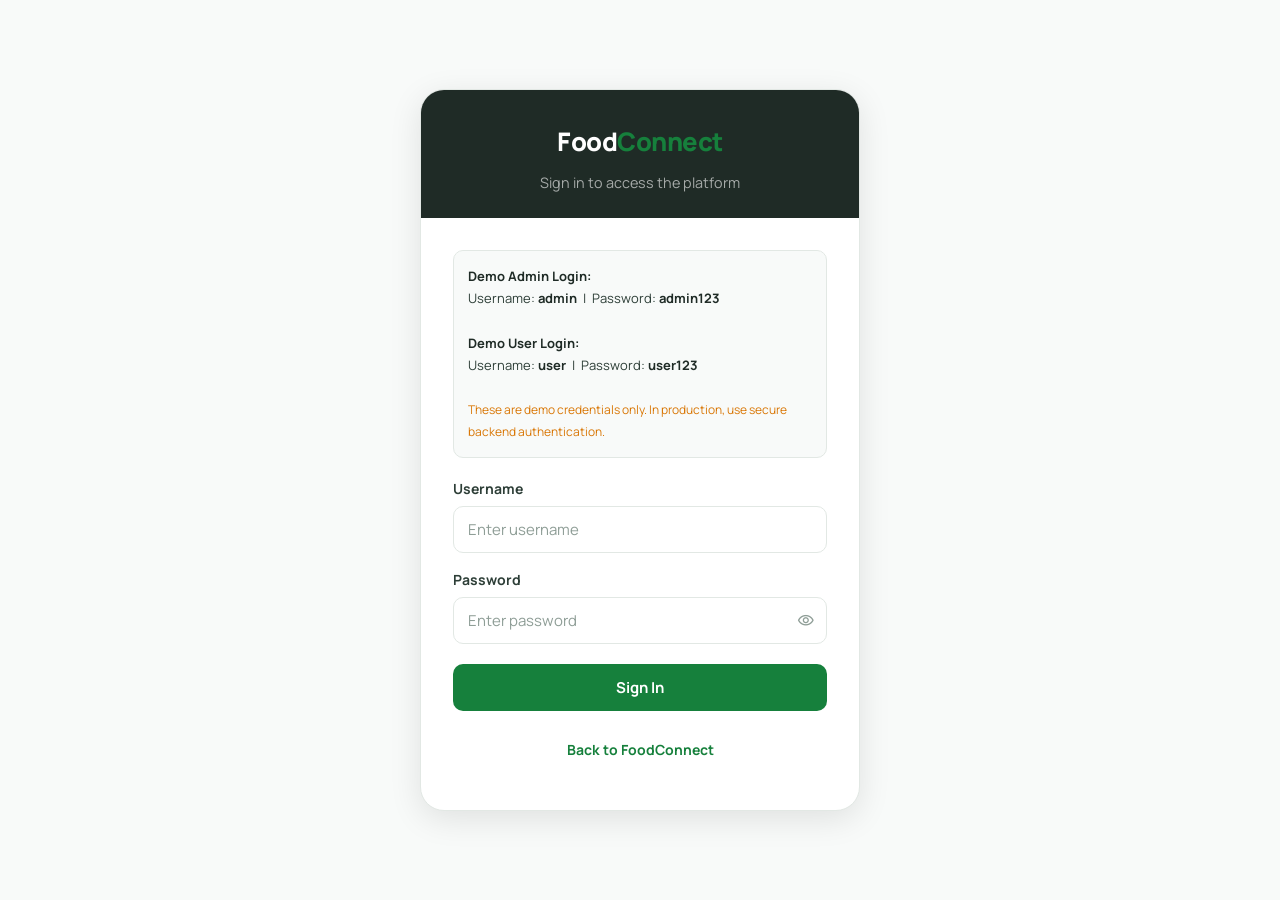
<file: login.html>
<!DOCTYPE html>
<html lang="en">
<head>
  <meta charset="UTF-8">
  <meta name="viewport" content="width=device-width, initial-scale=1.0">
  <title>Login — FoodConnect</title>
  <meta name="description" content="Log in to the FoodConnect platform.">

  <link rel="preconnect" href="https://fonts.googleapis.com">
  <link rel="preconnect" href="https://fonts.gstatic.com" crossorigin>
  <link href="https://fonts.googleapis.com/css2?family=Manrope:wght@400;500;600;700;800&display=swap" rel="stylesheet">
  <link href="https://fonts.googleapis.com/css2?family=Material+Symbols+Outlined:opsz,wght,FILL,GRAD@20..48,100..700,0..1,-50..200" rel="stylesheet">

  <link rel="stylesheet" href="css/global.css">
  <link rel="stylesheet" href="css/pages.css">
</head>
<body>

<div class="login-page">
  <div class="login-card">

    <!-- Header -->
    <div class="login-header">
      <a href="index.html" class="nav-logo">Food<span>Connect</span></a>
      <p>Sign in to access the platform</p>
    </div>

    <!-- Body -->
    <div class="login-body">

      <!-- Demo Credentials Notice -->
      <div class="demo-credentials">
        <strong>Demo Admin Login:</strong><br>
        Username: <strong>admin</strong> &nbsp;|&nbsp; Password: <strong>admin123</strong>
        <br><br>
        <strong>Demo User Login:</strong><br>
        Username: <strong>user</strong> &nbsp;|&nbsp; Password: <strong>user123</strong>
        <br><br>
        <span style="color:var(--amber); font-size:0.75rem;">
          These are demo credentials only. In production, use secure backend authentication.
        </span>
      </div>

      <form id="loginForm" novalidate>
        <div class="form-group">
          <label class="form-label" for="username">Username</label>
          <input
            type="text"
            id="username"
            class="form-input"
            placeholder="Enter username"
            autocomplete="username"
            required
          >
        </div>

        <div class="form-group" style="margin-bottom:20px;">
          <label class="form-label" for="password">Password</label>
          <div style="position:relative;">
            <input
              type="password"
              id="password"
              class="form-input"
              placeholder="Enter password"
              autocomplete="current-password"
              required
            >
            <button
              type="button"
              id="toggle-password"
              style="position:absolute; right:12px; top:50%; transform:translateY(-50%); background:none; border:none; cursor:pointer; color:var(--mid-grey); padding:0; display:flex; align-items:center;"
              aria-label="Toggle password visibility"
            >
              <span class="material-symbols-outlined" style="font-size:1.1rem;">visibility</span>
            </button>
          </div>
        </div>

        <p class="form-error" id="loginMessage" style="margin-bottom:12px;"></p>

        <button type="submit" class="btn btn-primary" style="width:100%;" id="login-btn">
          Sign In
        </button>
      </form>

      <div class="login-divider" style="margin-top:20px;">
        <a href="index.html" style="color:var(--green); font-weight:700; font-size:0.875rem;">
          Back to FoodConnect
        </a>
      </div>

    </div>
  </div>
</div>

<script src="js/storage.js"></script>
<script src="js/ui.js"></script>
<script>
/* =====================================================
   DEMO LOGIN CREDENTIALS
   
   NOTE FOR PRODUCTION:
   Replace with a proper backend authentication system.
   Never store real credentials in frontend JavaScript.
   Use server-side sessions, JWT tokens, or OAuth.
===================================================== */
const DEMO_CREDENTIALS = {
  admin: { password: 'admin123', role: 'admin', redirect: 'admin.html' },
  user:  { password: 'user123',  role: 'user',  redirect: 'index.html' }
};

/* Toggle password visibility */
document.getElementById('toggle-password').addEventListener('click', () => {
  const input = document.getElementById('password');
  const icon  = document.querySelector('#toggle-password .material-symbols-outlined');
  if (input.type === 'password') {
    input.type = 'text';
    icon.textContent = 'visibility_off';
  } else {
    input.type = 'password';
    icon.textContent = 'visibility';
  }
});

/* Login form */
document.getElementById('loginForm').addEventListener('submit', function(e) {
  e.preventDefault();

  const username = document.getElementById('username').value.trim().toLowerCase();
  const password = document.getElementById('password').value.trim();
  const message  = document.getElementById('loginMessage');
  const btn      = document.getElementById('login-btn');

  message.textContent = '';

  if (!username || !password) {
    message.textContent = 'Please enter your username and password.';
    return;
  }

  btn.textContent = 'Signing in...';
  btn.disabled    = true;

  /* Simulate brief loading */
  setTimeout(() => {
    const cred = DEMO_CREDENTIALS[username];

    if (cred && cred.password === password) {
      sessionStorage.setItem('foodConnectRole', cred.role);
      window.location.href = cred.redirect;
    } else {
      message.textContent = 'Invalid username or password.';
      btn.textContent = 'Sign In';
      btn.disabled = false;
    }
  }, 600);
});
</script>

</body>
</html>
</file>
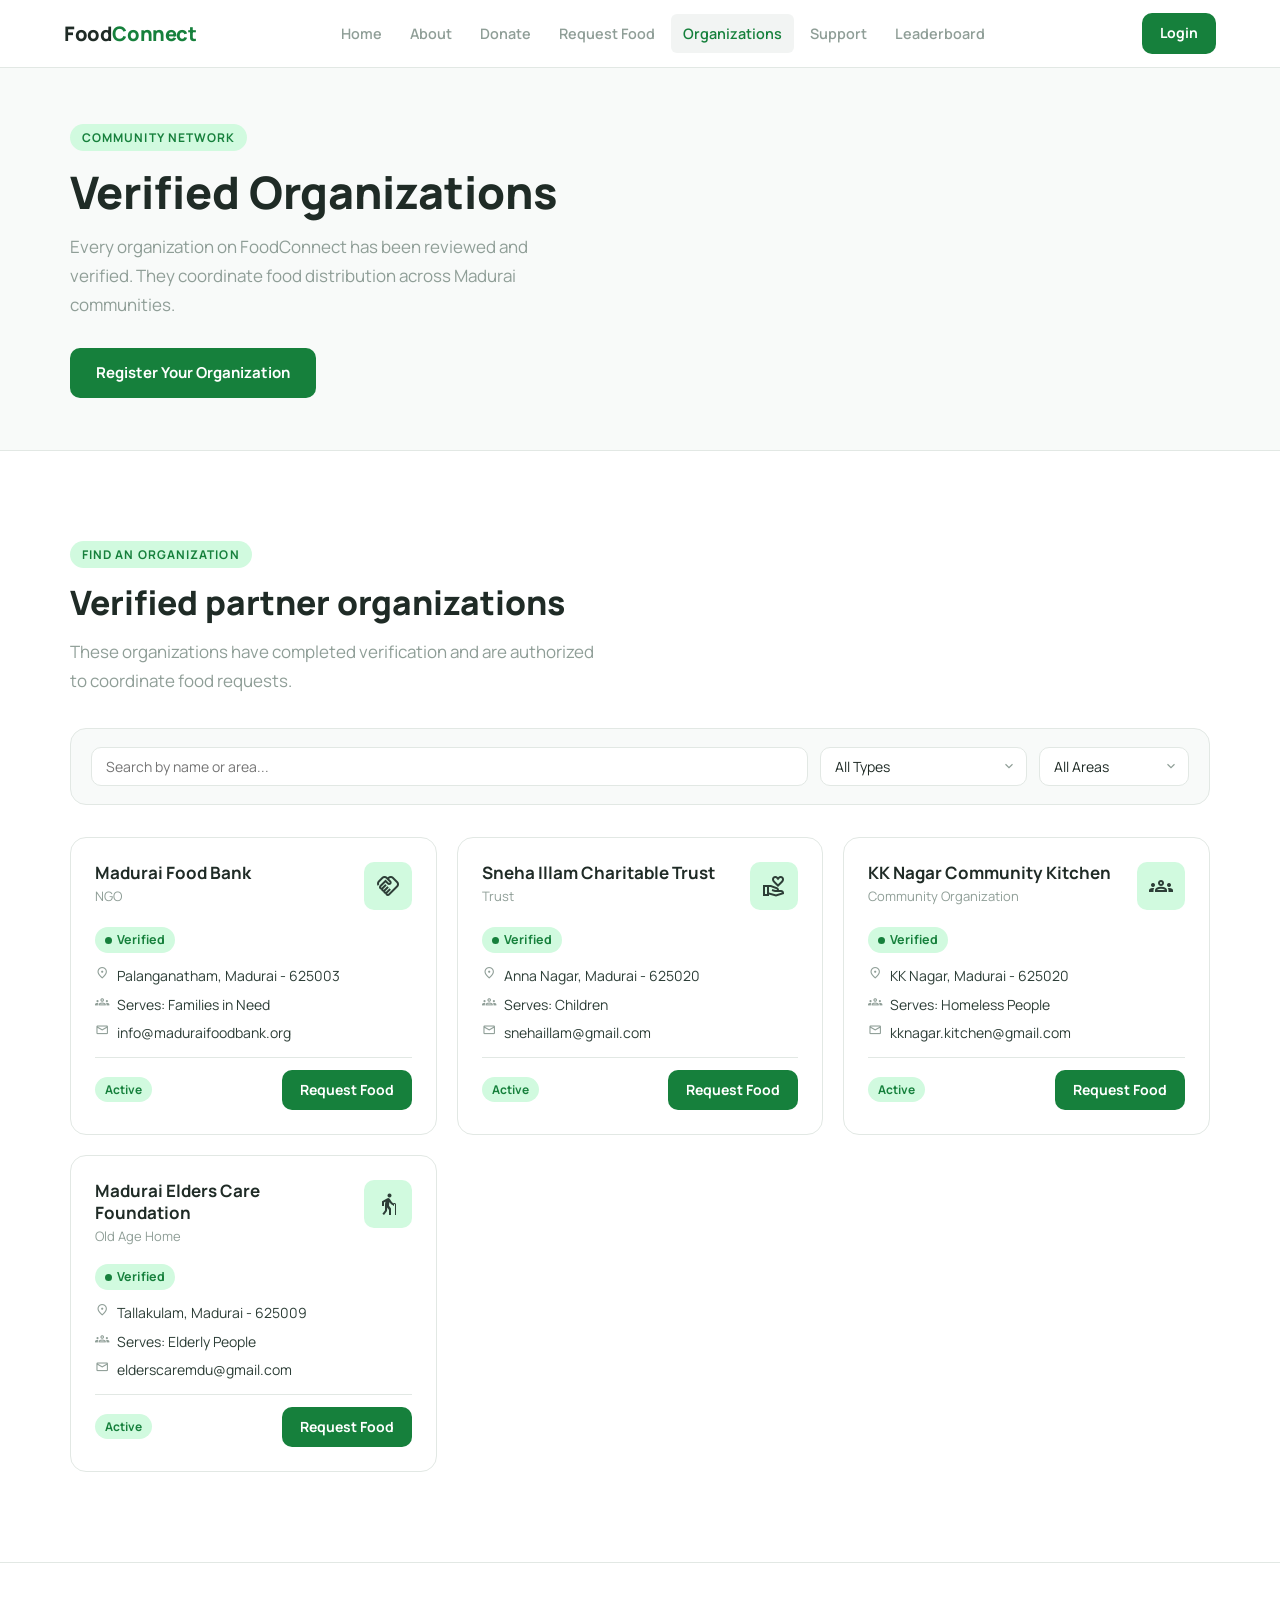
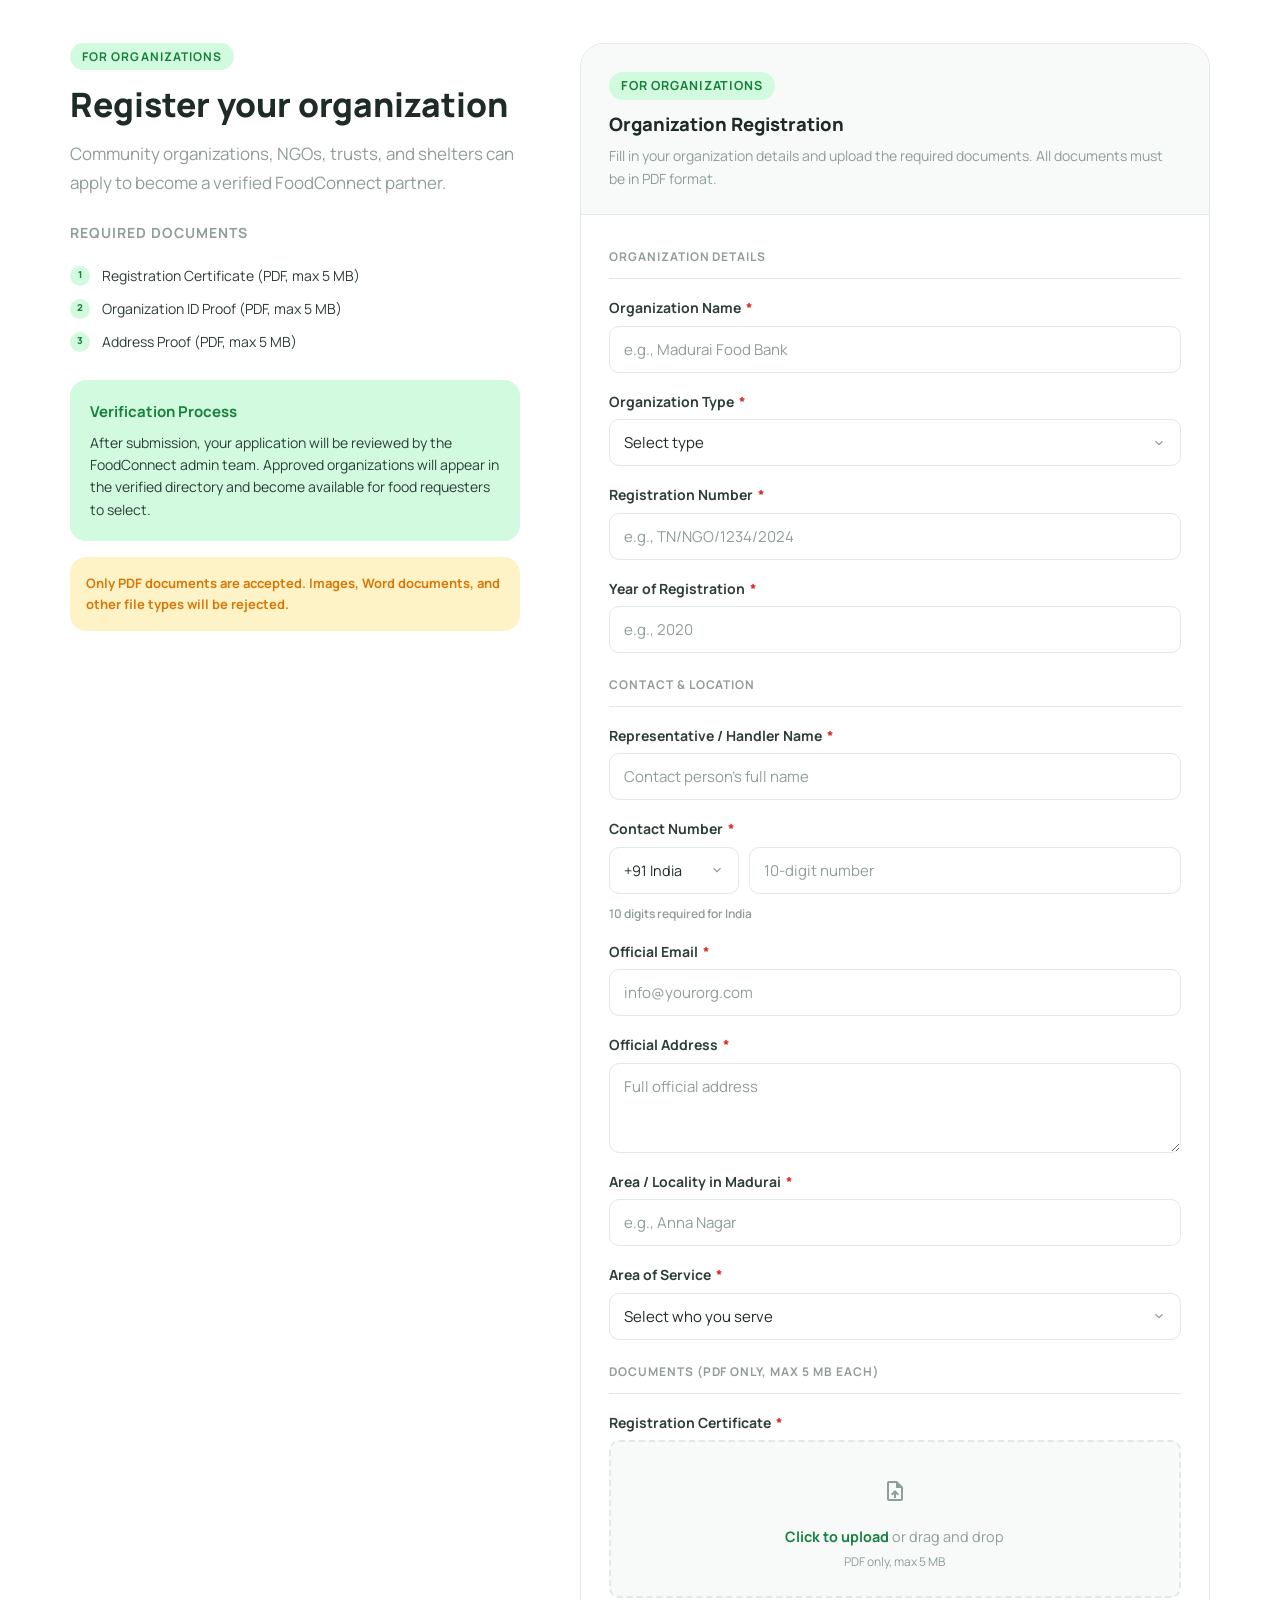
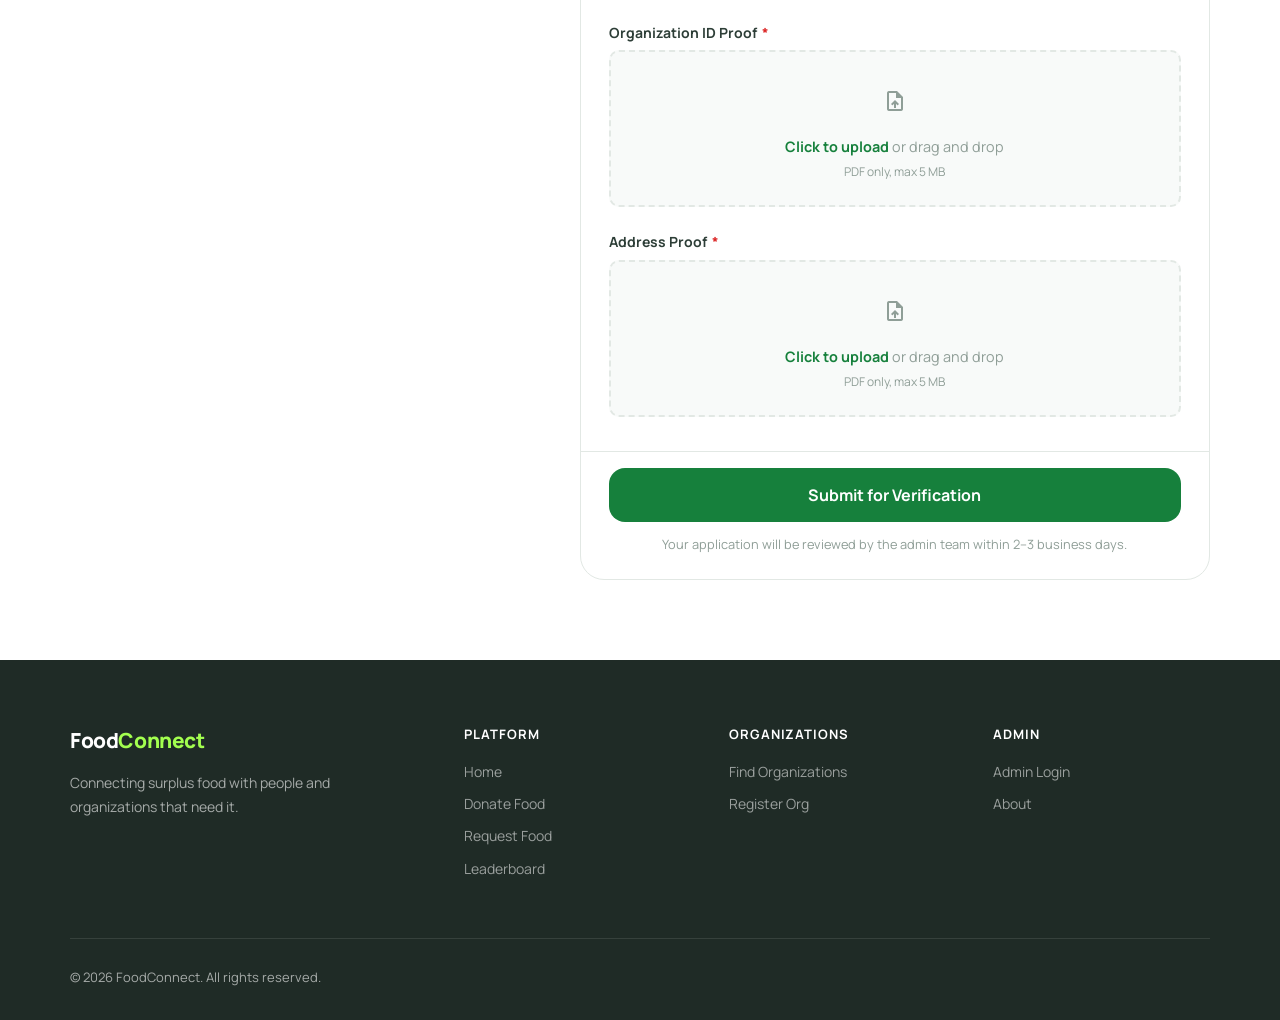
<file: organizations.html>
<!DOCTYPE html>
<html lang="en">
<head>
  <meta charset="UTF-8">
  <meta name="viewport" content="width=device-width, initial-scale=1.0">
  <title>Verified Organizations — FoodConnect</title>
  <meta name="description" content="Find verified NGOs and community organizations working with FoodConnect in Madurai. Register your organization for verification.">

  <link rel="preconnect" href="https://fonts.googleapis.com">
  <link rel="preconnect" href="https://fonts.gstatic.com" crossorigin>
  <link href="https://fonts.googleapis.com/css2?family=Manrope:wght@400;500;600;700;800&display=swap" rel="stylesheet">
  <link href="https://fonts.googleapis.com/css2?family=Material+Symbols+Outlined:opsz,wght,FILL,GRAD@20..48,100..700,0..1,-50..200" rel="stylesheet">

  <link rel="stylesheet" href="css/global.css">
  <link rel="stylesheet" href="css/pages.css">
</head>
<body>

<!-- Navbar -->
<header class="navbar">
  <a href="index.html" class="nav-logo">Food<span>Connect</span></a>
  <nav class="nav-links">
    <a href="index.html">Home</a>
    <a href="about.html">About</a>
    <a href="donate.html">Donate</a>
    <a href="request.html">Request Food</a>
    <a href="organizations.html" class="active">Organizations</a>
    <a href="fund-support.html">Support</a>
    <a href="leaderboard.html">Leaderboard</a>
  </nav>
  <div class="nav-cta">
    <a href="login.html" class="btn btn-primary btn-sm">Login</a>
  </div>
  <button class="hamburger" id="hamburger-btn" aria-label="Menu">
    <span></span><span></span><span></span>
  </button>
</header>

<nav class="mobile-menu" id="mobile-menu">
  <a href="index.html">Home</a>
  <a href="about.html">About</a>
  <a href="donate.html">Donate Food</a>
  <a href="request.html">Request Food</a>
  <a href="organizations.html">Organizations</a>
  <a href="fund-support.html">Support the Mission</a>
  <a href="leaderboard.html">Leaderboard</a>
  <a href="login.html">Login</a>
</nav>

<div class="page-wrapper">

  <!-- Page Hero -->
  <div class="page-hero">
    <div class="container">
      <span class="section-label page-hero-tag">Community Network</span>
      <h1 class="page-hero-title">Verified Organizations</h1>
      <p class="page-hero-sub">
        Every organization on FoodConnect has been reviewed and verified.
        They coordinate food distribution across Madurai communities.
      </p>
      <div class="page-hero-actions">
        <a href="#register" class="btn btn-primary">Register Your Organization</a>
      </div>
    </div>
  </div>

  <!-- ============================
       FIND ORGANIZATIONS
  ============================= -->
  <section class="section" id="find-orgs">
    <div class="container">
      <span class="section-label">Find an Organization</span>
      <h2 class="section-title">Verified partner organizations</h2>
      <p class="section-sub" style="margin-bottom:32px;">
        These organizations have completed verification and are authorized to coordinate food requests.
      </p>

      <!-- Filter Bar -->
      <div class="orgs-filter-bar">
        <input
          type="text"
          id="org-search"
          placeholder="Search by name or area..."
          aria-label="Search organizations"
        >
        <select id="org-type-filter" aria-label="Filter by type" style="min-width:160px;">
          <option value="">All Types</option>
          <option value="NGO">NGO</option>
          <option value="Trust">Trust</option>
          <option value="Orphanage">Orphanage</option>
          <option value="Old Age Home">Old Age Home</option>
          <option value="Shelter">Shelter</option>
          <option value="Community Organization">Community Organization</option>
        </select>
        <select id="org-area-filter" aria-label="Filter by area" style="min-width:150px;">
          <option value="">All Areas</option>
        </select>
      </div>

      <!-- Grid -->
      <div class="orgs-grid" id="orgs-grid">
        <!-- Populated by JS -->
      </div>

    </div>
  </section>


  <!-- ============================
       REGISTER ORGANIZATION
  ============================= -->
  <section class="register-section" id="register">
    <div class="container">
      <div class="register-layout">

        <!-- Info -->
        <div class="register-info">
          <span class="section-label">For Organizations</span>
          <h2 class="section-title">Register your organization</h2>
          <p class="section-sub">
            Community organizations, NGOs, trusts, and shelters can apply to become a verified FoodConnect partner.
          </p>

          <div class="requirement-list">
            <div style="font-size:0.875rem; font-weight:700; color:var(--mid-grey); text-transform:uppercase; letter-spacing:0.07em; margin-bottom:8px;">
              Required Documents
            </div>
            <div class="requirement-item">
              <div class="req-check">1</div>
              <span>Registration Certificate (PDF, max 5 MB)</span>
            </div>
            <div class="requirement-item">
              <div class="req-check">2</div>
              <span>Organization ID Proof (PDF, max 5 MB)</span>
            </div>
            <div class="requirement-item">
              <div class="req-check">3</div>
              <span>Address Proof (PDF, max 5 MB)</span>
            </div>
          </div>

          <div style="margin-top:28px; padding:20px; background:var(--green-light); border-radius:var(--radius-lg);">
            <h4 style="font-size:0.9375rem; font-weight:700; color:var(--green); margin-bottom:8px;">Verification Process</h4>
            <p style="font-size:0.875rem; color:var(--charcoal); line-height:1.6;">
              After submission, your application will be reviewed by the FoodConnect admin team.
              Approved organizations will appear in the verified directory and become available
              for food requesters to select.
            </p>
          </div>

          <div style="margin-top:16px; padding:16px; background:var(--amber-light); border-radius:var(--radius-lg);">
            <p style="font-size:0.8125rem; color:var(--amber); font-weight:700;">
              Only PDF documents are accepted. Images, Word documents, and other file types will be rejected.
            </p>
          </div>
        </div>

        <!-- Form -->
        <div>
          <div class="form-card" id="register-form-card">

            <div id="register-form-container">
              <div class="form-card-header">
                <div class="who-badge">For Organizations</div>
                <h2 style="font-size:1.15rem; font-weight:800; color:var(--dark); margin-bottom:6px;">Organization Registration</h2>
                <p style="font-size:0.875rem; color:var(--mid-grey);">
                  Fill in your organization details and upload the required documents.
                  All documents must be in PDF format.
                </p>
              </div>

              <form id="orgForm" class="form-card-body" novalidate>

                <div class="form-section-label">Organization Details</div>

                <!-- Org Name -->
                <div class="form-group">
                  <label class="form-label" for="orgName">Organization Name <span>*</span></label>
                  <input type="text" id="orgName" class="form-input" placeholder="e.g., Madurai Food Bank" required>
                </div>

                <!-- Type -->
                <div class="form-group">
                  <label class="form-label" for="orgType">Organization Type <span>*</span></label>
                  <select id="orgType" class="form-select" required>
                    <option value="">Select type</option>
                    <option value="NGO">NGO</option>
                    <option value="Trust">Trust</option>
                    <option value="Orphanage">Orphanage</option>
                    <option value="Old Age Home">Old Age Home</option>
                    <option value="Shelter">Shelter</option>
                    <option value="Community Organization">Community Organization</option>
                    <option value="Other">Other</option>
                  </select>
                </div>

                <!-- Reg Number -->
                <div class="form-group">
                  <label class="form-label" for="orgRegNo">Registration Number <span>*</span></label>
                  <input type="text" id="orgRegNo" class="form-input" placeholder="e.g., TN/NGO/1234/2024" required>
                </div>

                <!-- Year -->
                <div class="form-group">
                  <label class="form-label" for="orgYear">Year of Registration <span>*</span></label>
                  <input type="number" id="orgYear" class="form-input" placeholder="e.g., 2020" min="1900" max="2026" required>
                </div>

                <div class="form-section-label">Contact &amp; Location</div>

                <!-- Representative -->
                <div class="form-group">
                  <label class="form-label" for="orgRep">Representative / Handler Name <span>*</span></label>
                  <input type="text" id="orgRep" class="form-input" placeholder="Contact person's full name" required>
                </div>

                <!-- Phone -->
                <div class="form-group">
                  <label class="form-label" for="orgPhone">Contact Number <span>*</span></label>
                  <div class="phone-group">
                    <select class="form-select" id="orgCountryCode" aria-label="Country code">
                      <option value="+91" selected>+91 India</option>
                      <option value="+1">+1 USA</option>
                      <option value="+44">+44 UK</option>
                      <option value="+971">+971 UAE</option>
                      <option value="+65">+65 Singapore</option>
                      <option value="+61">+61 Australia</option>
                    </select>
                    <input type="tel" id="orgPhone" class="form-input" placeholder="10-digit number" maxlength="10" inputmode="numeric" pattern="[0-9]{10}" required>
                  </div>
                </div>

                <!-- Email -->
                <div class="form-group">
                  <label class="form-label" for="orgEmail">Official Email <span>*</span></label>
                  <input type="email" id="orgEmail" class="form-input" placeholder="info@yourorg.com" required>
                </div>

                <!-- Address -->
                <div class="form-group">
                  <label class="form-label" for="orgAddress">Official Address <span>*</span></label>
                  <textarea id="orgAddress" class="form-textarea" placeholder="Full official address" rows="3" required></textarea>
                </div>

                <!-- Area -->
                <div class="form-group">
                  <label class="form-label" for="orgArea">Area / Locality in Madurai <span>*</span></label>
                  <input type="text" id="orgArea" class="form-input" placeholder="e.g., Anna Nagar" required>
                </div>

                <!-- Area of service -->
                <div class="form-group">
                  <label class="form-label" for="orgService">Area of Service <span>*</span></label>
                  <select id="orgService" class="form-select" required>
                    <option value="">Select who you serve</option>
                    <option value="Children">Children</option>
                    <option value="Elderly People">Elderly People</option>
                    <option value="Families in Need">Families in Need</option>
                    <option value="Homeless People">Homeless People</option>
                    <option value="All Communities">All Communities</option>
                  </select>
                </div>

                <div class="form-section-label">Documents (PDF only, max 5 MB each)</div>

                <!-- Registration Certificate -->
                <div class="form-group">
                  <label class="form-label">Registration Certificate <span>*</span></label>
                  <div class="file-upload-area" id="reg-cert-area">
                    <div class="file-upload-icon">
                      <span class="material-symbols-outlined">upload_file</span>
                    </div>
                    <p class="file-upload-label"><strong>Click to upload</strong> or drag and drop</p>
                    <p class="file-upload-label" style="margin-top:4px; font-size:0.75rem;">PDF only, max 5 MB</p>
                    <input type="file" id="reg-cert-input" accept=".pdf" aria-label="Registration Certificate">
                  </div>
                  <div id="reg-cert-display"></div>
                </div>

                <!-- ID Proof -->
                <div class="form-group">
                  <label class="form-label">Organization ID Proof <span>*</span></label>
                  <div class="file-upload-area" id="id-proof-area">
                    <div class="file-upload-icon">
                      <span class="material-symbols-outlined">upload_file</span>
                    </div>
                    <p class="file-upload-label"><strong>Click to upload</strong> or drag and drop</p>
                    <p class="file-upload-label" style="margin-top:4px; font-size:0.75rem;">PDF only, max 5 MB</p>
                    <input type="file" id="id-proof-input" accept=".pdf" aria-label="ID Proof">
                  </div>
                  <div id="id-proof-display"></div>
                </div>

                <!-- Address Proof -->
                <div class="form-group">
                  <label class="form-label">Address Proof <span>*</span></label>
                  <div class="file-upload-area" id="addr-proof-area">
                    <div class="file-upload-icon">
                      <span class="material-symbols-outlined">upload_file</span>
                    </div>
                    <p class="file-upload-label"><strong>Click to upload</strong> or drag and drop</p>
                    <p class="file-upload-label" style="margin-top:4px; font-size:0.75rem;">PDF only, max 5 MB</p>
                    <input type="file" id="addr-proof-input" accept=".pdf" aria-label="Address Proof">
                  </div>
                  <div id="addr-proof-display"></div>
                </div>

              </form>

              <div class="form-card-footer">
                <button type="button" id="org-submit-btn" class="btn btn-primary submit-btn-full btn-lg">
                  Submit for Verification
                </button>
                <p style="font-size:0.8rem; color:var(--mid-grey); margin-top:12px; text-align:center;">
                  Your application will be reviewed by the admin team within 2–3 business days.
                </p>
              </div>
            </div>

            <!-- Success -->
            <div class="success-state" id="org-success">
              <div class="success-icon">
                <span class="material-symbols-outlined" style="color:var(--amber)">hourglass_top</span>
              </div>
              <h3>Application submitted.</h3>
              <p>Your organization is now pending admin verification. You will be added to the verified directory once approved.</p>
              <div class="ref-id" id="org-ref-id"></div>
              <div style="padding:12px 16px; background:var(--amber-light); border-radius:var(--radius-md); font-size:0.875rem; color:var(--amber); font-weight:700; text-align:center;">
                Status: Pending Verification
              </div>
              <button class="btn btn-outline btn-sm" onclick="resetOrgForm()">Submit Another</button>
            </div>

          </div>
        </div>

      </div>
    </div>
  </section>

</div>

<!-- Footer -->
<footer class="site-footer">
  <div class="container">
    <div class="footer-grid">
      <div class="footer-brand">
        <a href="index.html" class="nav-logo">Food<span style="color:var(--accent)">Connect</span></a>
        <p>Connecting surplus food with people and organizations that need it.</p>
      </div>
      <div class="footer-col">
        <h4>Platform</h4>
        <a href="index.html">Home</a>
        <a href="donate.html">Donate Food</a>
        <a href="request.html">Request Food</a>
        <a href="leaderboard.html">Leaderboard</a>
      </div>
      <div class="footer-col">
        <h4>Organizations</h4>
        <a href="organizations.html">Find Organizations</a>
        <a href="organizations.html#register">Register Org</a>
      </div>
      <div class="footer-col">
        <h4>Admin</h4>
        <a href="login.html">Admin Login</a>
        <a href="about.html">About</a>
      </div>
    </div>
    <div class="footer-bottom">
      <span>&copy; 2026 FoodConnect. All rights reserved.</span>
    </div>
  </div>
</footer>

<!-- Leaflet JS -->

<script src="js/storage.js?v=3"></script>
<script src="js/ui.js"></script>
<script>
/* === ORG TYPE ICONS === */
const ORG_ICONS = {
  'NGO':                    'handshake',
  'Trust':                  'volunteer_activism',
  'Orphanage':              'child_care',
  'Old Age Home':           'elderly',
  'Shelter':                'home',
  'Community Organization': 'groups',
  'Other':                  'business'
};

/* === LOAD ORGS GRID === */
function loadOrgsGrid(filter = {}) {
  const grid   = document.getElementById('orgs-grid');
  let   trusts = getTrusts().filter(t => t.status === 'Approved');

  if (filter.search) {
    const q = filter.search.toLowerCase();
    trusts = trusts.filter(t =>
      t.name.toLowerCase().includes(q) ||
      (t.area || '').toLowerCase().includes(q) ||
      (t.address || '').toLowerCase().includes(q)
    );
  }

  if (filter.type) {
    trusts = trusts.filter(t => (t.type || t.orgType) === filter.type);
  }

  if (filter.area) {
    trusts = trusts.filter(t => (t.area || '').toLowerCase() === filter.area.toLowerCase());
  }

  if (!trusts.length) {
    grid.innerHTML = `<div class="empty-state" style="grid-column:1/-1;">
      <div class="empty-icon"><span class="material-symbols-outlined">domain_disabled</span></div>
      <h3>No organizations found</h3>
      <p>Try adjusting your search filters, or register your organization below.</p>
      <a href="#register" class="btn btn-primary" style="margin-top:14px;">Register Organization</a>
    </div>`;
    return;
  }

  grid.innerHTML = trusts.map(t => `
    <div class="org-card">
      <div class="org-card-top">
        <div style="flex:1;">
          <div class="org-card-name">${t.name}</div>
          <div class="org-card-type">${t.type || t.orgType}</div>
        </div>
        <div class="org-card-icon">
          <span class="material-symbols-outlined">${ORG_ICONS[t.type || t.orgType] || 'business'}</span>
        </div>
      </div>
      <div style="margin-top:4px;">
        <span class="verified-mark">Verified</span>
      </div>
      <div class="org-card-details">
        <div class="org-detail-row">
          <span class="material-symbols-outlined org-detail-icon">location_on</span>
          <span>${t.area || ''}, Madurai ${t.pincode ? '- ' + t.pincode : ''}</span>
        </div>
        <div class="org-detail-row">
          <span class="material-symbols-outlined org-detail-icon">groups</span>
          <span>Serves: ${t.support || 'Community'}</span>
        </div>
        ${t.email ? `<div class="org-detail-row">
          <span class="material-symbols-outlined org-detail-icon">mail</span>
          <span>${t.email}</span>
        </div>` : ''}
      </div>
      <div class="org-card-footer">
        <span class="badge badge-green">Active</span>
        <a href="request.html" class="btn btn-primary btn-sm">Request Food</a>
      </div>
    </div>
  `).join('');
}

/* === POPULATE AREA FILTER === */
function populateAreaFilter() {
  const select = document.getElementById('org-area-filter');
  const areas  = [...new Set(getTrusts().filter(t => t.status === 'Approved').map(t => t.area).filter(Boolean))];
  areas.forEach(a => {
    const opt = document.createElement('option');
    opt.value = a;
    opt.textContent = a;
    select.appendChild(opt);
  });
}

/* === FILTER EVENTS === */
function getFilters() {
  return {
    search: document.getElementById('org-search').value.trim(),
    type:   document.getElementById('org-type-filter').value,
    area:   document.getElementById('org-area-filter').value
  };
}

['org-search','org-type-filter','org-area-filter'].forEach(id => {
  const el = document.getElementById(id);
  if (el) el.addEventListener('input', () => loadOrgsGrid(getFilters()));
});


/* === ORG REGISTRATION FORM === */
document.addEventListener('DOMContentLoaded', () => {
  /* Essential form controls first. */
  try { buildPhoneSelect('orgCountryCode', 'orgPhone'); } catch (e) { console.warn('Phone selector initialization skipped:', e); }

  try {
    initFileUpload('reg-cert-area',  'reg-cert-input',  'reg-cert-display');
    initFileUpload('id-proof-area',  'id-proof-input',  'id-proof-display');
    initFileUpload('addr-proof-area','addr-proof-input', 'addr-proof-display');
  } catch (e) { console.warn('File upload initialization skipped:', e); }

  /* Page enhancements */
  try { loadOrgsGrid(); } catch (e) { console.warn('Organization list failed:', e); }
  try { populateAreaFilter(); } catch (e) { console.warn('Area filter failed:', e); }
  try { initLocationAutocomplete('orgArea'); } catch (e) { console.warn('Location autocomplete skipped:', e); }

  const orgPhoneInput = document.getElementById('orgPhone');
  if (orgPhoneInput) {
    orgPhoneInput.maxLength = 10;
    orgPhoneInput.addEventListener('input', () => {
      orgPhoneInput.value = orgPhoneInput.value.replace(/\D/g, '').slice(0, 10);
    });
  }

  document.getElementById('org-submit-btn').addEventListener('click', handleOrgSubmit);
  document.getElementById('orgForm').addEventListener('submit', (e) => {
    e.preventDefault();
    handleOrgSubmit();
  });

  /* Scroll to register if URL has #register */
  if (window.location.hash === '#register') {
    setTimeout(() => {
      document.getElementById('register').scrollIntoView({ behavior: 'smooth' });
    }, 300);
  }
});

async function handleOrgSubmit() {
  const name=document.getElementById('orgName').value.trim();
  const type=document.getElementById('orgType').value;
  const regNo=document.getElementById('orgRegNo').value.trim();
  const year=document.getElementById('orgYear').value;
  const rep=document.getElementById('orgRep').value.trim();
  const countryCode=document.getElementById('orgCountryCode').value;
  const phone=document.getElementById('orgPhone').value.trim();
  const email=document.getElementById('orgEmail').value.trim();
  const address=document.getElementById('orgAddress').value.trim();
  const area=document.getElementById('orgArea').value.trim();
  const service=document.getElementById('orgService').value;
  const regCertFile=document.getElementById('reg-cert-input').files[0];
  const idProofFile=document.getElementById('id-proof-input').files[0];
  const addrProofFile=document.getElementById('addr-proof-input').files[0];
  let valid=true;
  const required=[['orgName',name,'Please enter the organization name.'],['orgType',type,'Please select the organization type.'],['orgRegNo',regNo,'Please enter the registration number.'],['orgYear',year,'Please enter the year of registration.'],['orgRep',rep,'Please enter the representative name.'],['orgAddress',address,'Please enter the official address.'],['orgArea',area,'Please enter the area or locality.'],['orgService',service,'Please select an area of service.']];
  required.forEach(([id,val,msg])=>{if(!val){showFieldError(id,msg);valid=false}else clearFieldError(id)});
  if(!email||!validateEmail(email)){showFieldError('orgEmail','Please enter a valid email address.');valid=false}else clearFieldError('orgEmail');
  if(!phone||!validatePhone(phone,countryCode)){showFieldError('orgPhone','Please enter a valid 10 digit mobile number.');valid=false}else clearFieldError('orgPhone');
  if(!regCertFile||!idProofFile||!addrProofFile){showToast('Please upload all three required PDF documents.','error');valid=false;}
  if(!valid){showToast('Please complete all required fields.','warn');return;}
  const files=[regCertFile,idProofFile,addrProofFile];
  if(files.some(f=>f.type!=='application/pdf'||f.size>5*1024*1024)){showToast('Each document must be a PDF under 5 MB.','error');return;}
  const id=generateId('TRUST');
  const docKeys={registrationCertificate:`${id}-registrationCertificate`,trustIdProof:`${id}-trustIdProof`,addressProof:`${id}-addressProof`};
  const newTrust={id,name,type,orgType:type,registrationNumber:regNo,year,contactPerson:rep,contact:`${countryCode} ${phone}`,email,address,area,support:service,status:'Pending',isDemo:false,submittedAt:new Date().toISOString(),documents:{registrationCertificate:{name:regCertFile.name,type:regCertFile.type,size:regCertFile.size,dbKey:docKeys.registrationCertificate},trustIdProof:{name:idProofFile.name,type:idProofFile.type,size:idProofFile.size,dbKey:docKeys.trustIdProof},addressProof:{name:addrProofFile.name,type:addrProofFile.type,size:addrProofFile.size,dbKey:docKeys.addressProof}}};
  try {
    await saveOrganizationDocument(docKeys.registrationCertificate,regCertFile);
    await saveOrganizationDocument(docKeys.trustIdProof,idProofFile);
    await saveOrganizationDocument(docKeys.addressProof,addrProofFile);
    addTrust(newTrust);
  } catch(e) {
    showToast('Document storage failed. Please try again in Chrome/Edge.','error');
    return;
  }
  showToast('Application submitted successfully. Awaiting admin verification.','success');
  document.getElementById('register-form-container').style.display='none';
  document.getElementById('org-success').classList.add('active');
  document.getElementById('org-ref-id').textContent=`Application ID: ${newTrust.id}`;
}
function resetOrgForm() {
  document.getElementById('orgForm').reset();
  document.getElementById('register-form-container').style.display = '';
  document.getElementById('org-success').classList.remove('active');
  clearAllErrors(document.getElementById('orgForm'));
  ['reg-cert-display','id-proof-display','addr-proof-display'].forEach(id => {
    document.getElementById(id).innerHTML = '';
  });
  ['reg-cert-input','id-proof-input','addr-proof-input'].forEach(id => {
    document.getElementById(id).value = '';
  });
}
</script>

</body>
</html>
</file>
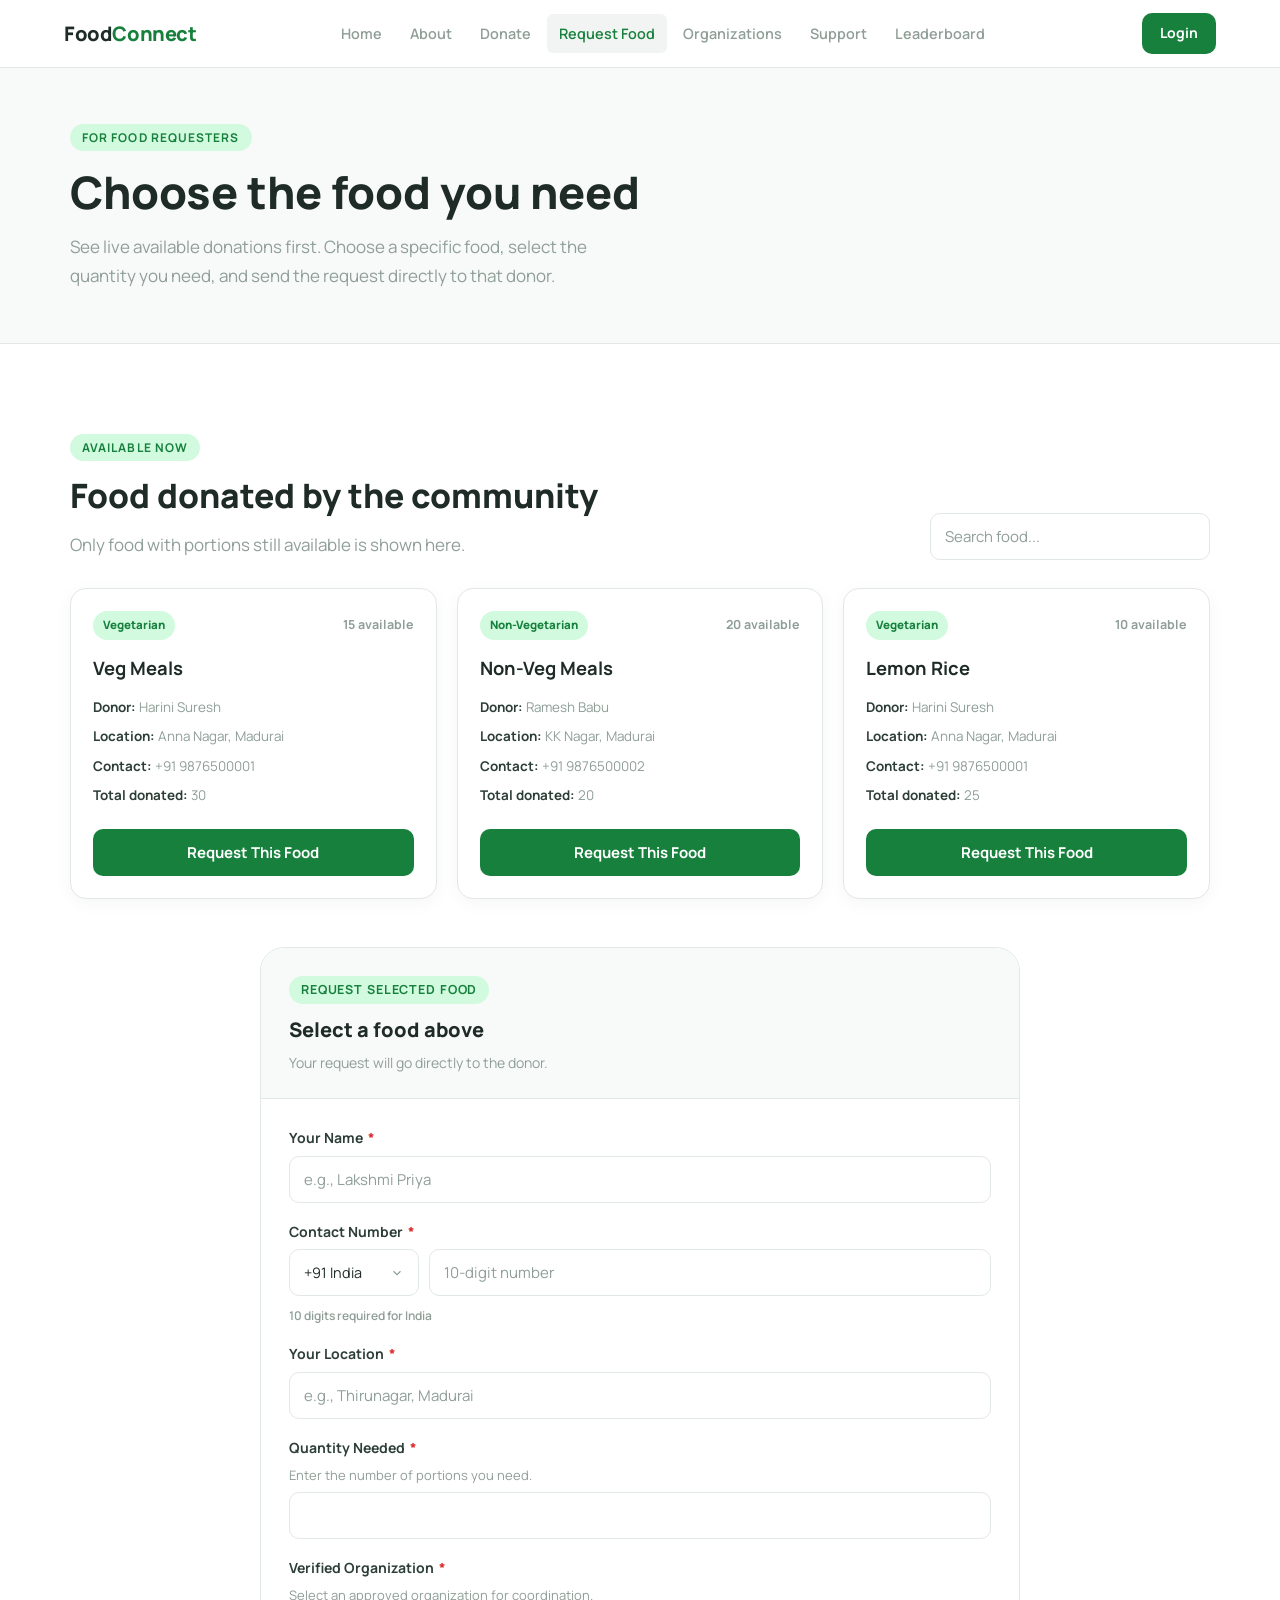
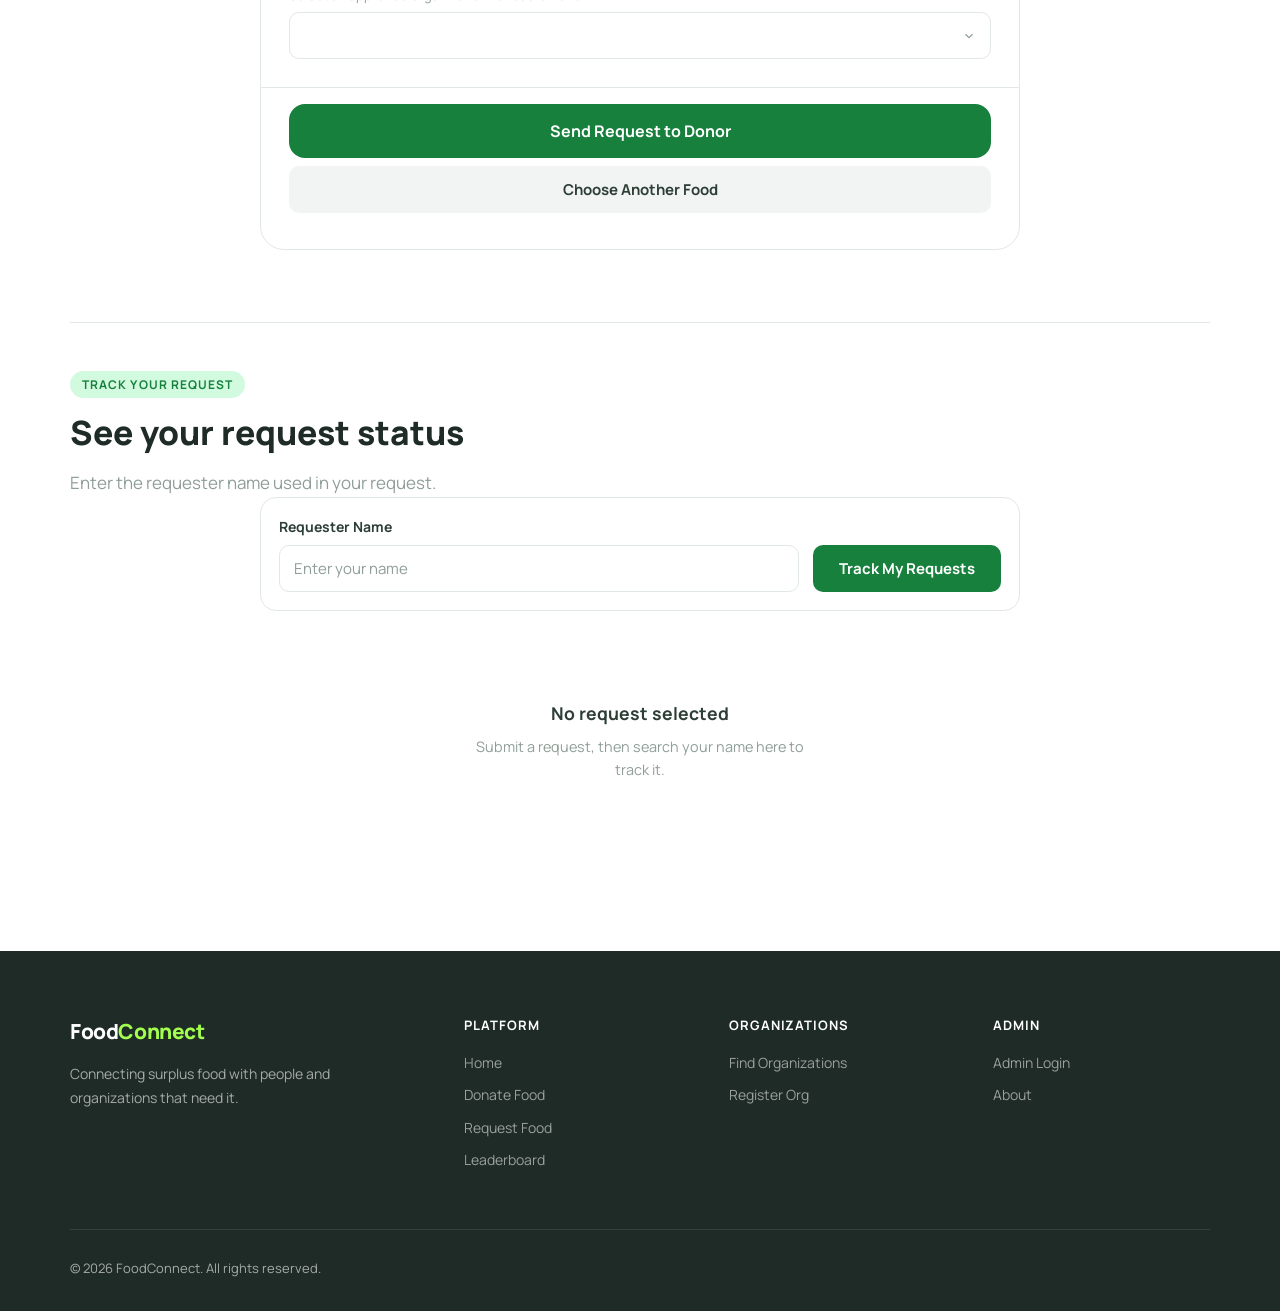
<file: request.html>
<!DOCTYPE html>
<html lang="en">
<head>
<meta charset="UTF-8"><meta name="viewport" content="width=device-width, initial-scale=1.0">
<title>Request Food — FoodConnect</title>
<link rel="preconnect" href="https://fonts.googleapis.com"><link rel="preconnect" href="https://fonts.gstatic.com" crossorigin>
<link href="https://fonts.googleapis.com/css2?family=Manrope:wght@400;500;600;700;800&display=swap" rel="stylesheet">
<link href="https://fonts.googleapis.com/css2?family=Material+Symbols+Outlined:opsz,wght,FILL,GRAD@20..48,100..700,0..1,-50..200" rel="stylesheet">
<link rel="stylesheet" href="css/global.css"><link rel="stylesheet" href="css/pages.css">
</head><body>
<header class="navbar"><a href="index.html" class="nav-logo">Food<span>Connect</span></a><nav class="nav-links"><a href="index.html">Home</a><a href="about.html">About</a><a href="donate.html">Donate</a><a href="request.html" class="active">Request Food</a><a href="organizations.html">Organizations</a><a href="fund-support.html">Support</a><a href="leaderboard.html">Leaderboard</a></nav><div class="nav-cta"><a href="login.html" class="btn btn-primary btn-sm">Login</a></div><button class="hamburger" id="hamburger-btn" aria-label="Menu"><span></span><span></span><span></span></button></header>
<nav class="mobile-menu" id="mobile-menu"><a href="index.html">Home</a><a href="about.html">About</a><a href="donate.html">Donate Food</a><a href="request.html">Request Food</a><a href="organizations.html">Organizations</a><a href="fund-support.html">Support the Mission</a><a href="leaderboard.html">Leaderboard</a><a href="login.html">Login</a></nav>
<div class="page-wrapper">
<div class="page-hero"><div class="container"><span class="section-label page-hero-tag">For Food Requesters</span><h1 class="page-hero-title">Choose the food you need</h1><p class="page-hero-sub">See live available donations first. Choose a specific food, select the quantity you need, and send the request directly to that donor.</p></div></div>
<section class="section"><div class="container">
<div class="available-food-header"><div><span class="section-label">Available Now</span><h2 class="section-title">Food donated by the community</h2><p class="section-sub">Only food with portions still available is shown here.</p></div><input id="food-search" class="form-input food-search-input" placeholder="Search food..." aria-label="Search food"></div>
<div id="available-foods" class="available-food-grid"></div>

<div id="request-form-section" class="request-form-panel hidden" style="margin-top:48px;">
<div class="form-card"><div class="form-card-header"><div class="who-badge">Request Selected Food</div><h2 id="selected-food-title" style="font-size:1.25rem;font-weight:800;color:var(--dark);margin-bottom:6px;">Select a food above</h2><p id="selected-food-summary" style="font-size:.875rem;color:var(--mid-grey);">Your request will go directly to the donor.</p></div>
<form id="requestForm" class="form-card-body" novalidate>
<input type="hidden" id="selectedFoodId">
<div class="form-group"><label class="form-label" for="reqName">Your Name <span>*</span></label><input type="text" id="reqName" class="form-input" placeholder="e.g., Lakshmi Priya" required></div>
<div class="form-group"><label class="form-label" for="reqPhone">Contact Number <span>*</span></label><div class="phone-group"><select class="form-select" id="reqCountryCode" aria-label="Country code"></select><input type="tel" id="reqPhone" class="form-input" placeholder="10-digit number" maxlength="10" inputmode="numeric" required></div></div>
<div class="form-group"><label class="form-label" for="reqLocation">Your Location <span>*</span></label><input type="text" id="reqLocation" class="form-input" placeholder="e.g., Thirunagar, Madurai" required></div>
<div class="form-group"><label class="form-label" for="reqPortions">Quantity Needed <span>*</span></label><p class="form-hint" id="available-quantity-hint">Enter the number of portions you need.</p><input type="number" id="reqPortions" class="form-input" min="1" required></div>
<div class="form-group"><label class="form-label" for="reqTrust">Verified Organization <span>*</span></label><p class="form-hint">Select an approved organization for coordination.</p><select class="form-select" id="reqTrust" required></select><div id="req-trust-info" class="org-info-box" style="display:none;"></div></div>
</form><div class="form-card-footer"><button type="button" id="request-submit-btn" class="btn btn-primary submit-btn-full btn-lg">Send Request to Donor</button><button type="button" id="cancel-request-btn" class="btn btn-ghost submit-btn-full" style="margin-top:8px;">Choose Another Food</button><p id="request-message" style="font-size:.82rem;color:var(--mid-grey);margin-top:12px;text-align:center;"></p></div></div></div>

<div class="tracking-section"><div class="section-heading"><span class="section-label">Track Your Request</span><h2 class="section-title">See your request status</h2><p class="section-sub">Enter the requester name used in your request.</p></div><div class="donor-search-card"><div class="form-group" style="margin:0;flex:1"><label class="form-label" for="receiverSearchName">Requester Name</label><input id="receiverSearchName" class="form-input" placeholder="Enter your name"></div><button type="button" id="receiver-search-btn" class="btn btn-primary">Track My Requests</button></div><div id="receiverDashboardContainer" class="donor-dashboard-list"><div class="empty-state"><h3>No request selected</h3><p>Submit a request, then search your name here to track it.</p></div></div></div>
</div></section></div>
<footer class="site-footer"><div class="container"><div class="footer-grid"><div class="footer-brand"><a href="index.html" class="nav-logo">Food<span style="color:var(--accent)">Connect</span></a><p>Connecting surplus food with people and organizations that need it.</p></div><div class="footer-col"><h4>Platform</h4><a href="index.html">Home</a><a href="donate.html">Donate Food</a><a href="request.html">Request Food</a><a href="leaderboard.html">Leaderboard</a></div><div class="footer-col"><h4>Organizations</h4><a href="organizations.html">Find Organizations</a><a href="organizations.html#register">Register Org</a></div><div class="footer-col"><h4>Admin</h4><a href="login.html">Admin Login</a><a href="about.html">About</a></div></div><div class="footer-bottom"><span>&copy; 2026 FoodConnect. All rights reserved.</span></div></div></footer>
<script src="js/storage.js?v=3"></script><script src="js/ui.js"></script>
<script>
const REQUEST_FLOW=['Request Received','Accepted','Food Packing','Out for Delivery','Delivered'];
const esc=v=>String(v??'').replace(/[&<>'"]/g,c=>({'&':'&amp;','<':'&lt;','>':'&gt;',"'":'&#39;','"':'&quot;'}[c]));
function loadAvailableFoods(search='') {
  const query = String(search || '').trim().toLowerCase();
  const foods = getFoods().filter(f => {
    const remaining = Number(f.remainingQuantity ?? f.quantity ?? 0);
    const matchesSearch = !query ||
      String(f.foodName || '').toLowerCase().includes(query) ||
      String(f.foodType || '').toLowerCase().includes(query) ||
      String(f.donorName || '').toLowerCase().includes(query);
    return remaining > 0 && matchesSearch;
  });
  const box = document.getElementById('available-foods');
  if (!foods.length) {
    box.innerHTML='<div class="empty-state" style="grid-column:1/-1"><h3>No food currently available</h3><p>Try another search or check again later.</p></div>';
    return;
  }
  box.innerHTML = foods.map(f => {
    const id = String(f.id);
    return `<div class="available-food-card">
      <div class="food-card-top"><span class="food-type-badge">${esc(f.foodType||'Food')}</span><span class="available-count">${Number(f.remainingQuantity)} available</span></div>
      <h3>${esc(f.foodName||'Community Meal')}</h3>
      <div class="food-card-details">
        <p><strong>Donor:</strong> ${esc(f.donorName||'Anonymous Donor')}</p>
        <p><strong>Location:</strong> ${esc(f.location||'Not specified')}</p>
        <p><strong>Contact:</strong> ${esc(f.donorContact||'Not provided')}</p>
        <p><strong>Total donated:</strong> ${Number(f.quantity||0)}</p>
      </div>
      <button type="button" class="btn btn-primary request-food-btn" data-food-id="${esc(id)}" style="width:100%;margin-top:14px">Request This Food</button>
    </div>`;
  }).join('');
}

function selectFood(id) {
  const food = getFoodById(String(id));
  if (!food || Number(food.remainingQuantity ?? food.quantity ?? 0) <= 0) {
    showToast('This food is no longer available.','error');
    loadAvailableFoods(document.getElementById('food-search').value);
    return;
  }
  document.getElementById('selectedFoodId').value = String(food.id);
  document.getElementById('selected-food-title').textContent = `Request: ${food.foodName || 'Community Meal'}`;
  document.getElementById('selected-food-summary').textContent = `${food.foodType||'Food'} · Donated by ${food.donorName||'Anonymous Donor'} · ${food.remainingQuantity} portions available at ${food.location||'the listed location'}.`;
  document.getElementById('available-quantity-hint').textContent = `Maximum available: ${food.remainingQuantity} portions.`;
  const qty=document.getElementById('reqPortions');
  qty.max=Number(food.remainingQuantity);
  qty.value='';
  loadApprovedOrgs();
  document.getElementById('request-form-section').classList.remove('hidden');
  document.getElementById('request-form-section').scrollIntoView({behavior:'smooth',block:'start'});
}

function loadApprovedOrgs(){const select=document.getElementById('reqTrust');const trusts=getApprovedTrusts();select.innerHTML='<option value="">Select a verified organization</option>';if(!trusts.length){const o=document.createElement('option');o.disabled=true;o.textContent='No verified organizations available';select.appendChild(o);return;}trusts.forEach(t=>{const o=document.createElement('option');o.value=t.id;o.textContent=`${t.name} — ${t.type||t.orgType} (${t.area||'Madurai'})`;o.dataset.name=t.name;o.dataset.type=t.type||t.orgType;o.dataset.area=t.area||'';select.appendChild(o);});}
function renderReceiverTracking(){const name=document.getElementById('receiverSearchName').value.trim().toLowerCase();const box=document.getElementById('receiverDashboardContainer');if(!name){box.innerHTML='<div class="empty-state"><h3>Enter your name</h3><p>Use the same name you entered in the food request.</p></div>';return;}const matches=[];getFoods().forEach(food=>(food.requests||[]).forEach(r=>{if((r.name||r.requesterName||'').trim().toLowerCase()===name)matches.push({food,r});}));if(!matches.length){box.innerHTML='<div class="empty-state"><h3>No requests found</h3><p>Check the requester name and try again.</p></div>';return;}box.innerHTML=matches.map(({food,r})=>{const st=r.status||'Request Received';const idx=Math.max(0,REQUEST_FLOW.indexOf(st));return `<div class="dashboard-card"><div class="request-top"><div><h2>${esc(food.foodName)}</h2><p>${esc(food.foodType||'Food')} · ${r.people||r.portions} portions requested · Donor: ${esc(food.donorName)}</p></div><span class="badge ${st==='Rejected'?'badge-red':idx>=1?'badge-green':'badge-amber'}">${esc(st)}</span></div><p><strong>Pickup:</strong> ${esc(food.location)}</p><p><strong>Your location:</strong> ${esc(r.location)}</p><div class="status-container"><div class="status-title">Delivery Tracking</div><div class="fc-status-track">${REQUEST_FLOW.map((s,i)=>`<div class="fc-status-step ${i<=idx?'done':''}"><div class="fc-status-dot">${i<=idx?'✓':''}</div><span>${s}</span></div>`).join('')}</div></div></div>`;}).join('');}
async function submitRequest(){const food=getFoodById(String(document.getElementById('selectedFoodId').value));if(!food){showToast('Please select a food first.','error');return;}const name=document.getElementById('reqName').value.trim(),code=document.getElementById('reqCountryCode').value,phone=document.getElementById('reqPhone').value.trim(),location=document.getElementById('reqLocation').value.trim(),portions=Number(document.getElementById('reqPortions').value),trustId=document.getElementById('reqTrust').value;let valid=true;if(!name){showFieldError('reqName','Please enter your name.');valid=false}else clearFieldError('reqName');if(!phone||!validatePhone(phone,code)){showFieldError('reqPhone','Please enter a valid 10 digit mobile number.');valid=false}else clearFieldError('reqPhone');if(!location){showFieldError('reqLocation','Please enter your location.');valid=false}else clearFieldError('reqLocation');if(!portions||portions<1||portions>Number(food.remainingQuantity)){showFieldError('reqPortions',`Enter a quantity between 1 and ${food.remainingQuantity}.`);valid=false}else clearFieldError('reqPortions');if(!trustId){showFieldError('reqTrust','Please select a verified organization.');valid=false}else clearFieldError('reqTrust');if(!valid){showToast('Please complete all required fields.','warn');return;}const trust=getTrustById(trustId);if(!trust||trust.status!=='Approved'){showToast('Selected organization is not verified.','error');return;}food.requests=Array.isArray(food.requests)?food.requests:[];const request={id:Date.now(),name,requesterName:name,contact:`${code} ${phone}`,location,people:portions,portions,trustId:trust.id,trustName:trust.name,trustType:trust.type||trust.orgType,status:'Request Received',submittedAt:now()};food.requests.push(request);food.remainingQuantity=Number(food.remainingQuantity)-portions;updateFood(food);addRequest({id:'REQ-'+request.id,requesterName:name,contact:request.contact,location,portions,foodId:food.id,foodName:food.foodName,foodType:food.foodType,donorName:food.donorName,trustId:trust.id,trustName:trust.name,status:'Pending',linkedRequestId:request.id,submittedAt:request.submittedAt});document.getElementById('request-message').textContent=`Request sent to ${food.donorName}. The donor will accept or reject it.`;showToast('Food request sent to the donor.','success');document.getElementById('requestForm').reset();document.getElementById('selectedFoodId').value=food.id;loadAvailableFoods();renderReceiverTracking();}
document.addEventListener('DOMContentLoaded',()=>{
  buildPhoneSelect('reqCountryCode','reqPhone');
  const ph=document.getElementById('reqPhone');
  ph.maxLength=10;
  ph.addEventListener('input',()=>ph.value=ph.value.replace(/\D/g,'').slice(0,10));
  document.getElementById('food-search').addEventListener('input',e=>loadAvailableFoods(e.target.value));
  document.getElementById('available-foods').addEventListener('click',e=>{
    const btn=e.target.closest('.request-food-btn');
    if(btn) selectFood(btn.dataset.foodId);
  });
  document.getElementById('request-submit-btn').addEventListener('click',submitRequest);
  document.getElementById('cancel-request-btn').addEventListener('click',()=>document.getElementById('request-form-section').classList.add('hidden'));
  document.getElementById('receiver-search-btn').addEventListener('click',renderReceiverTracking);
  document.getElementById('receiverSearchName').addEventListener('keydown',e=>{if(e.key==='Enter')renderReceiverTracking()});
  loadAvailableFoods();
});
</script></body></html>
</file>
<file: css/global.css>
/* ==============================================
   FOODCONNECT - GLOBAL DESIGN SYSTEM
   Version 2.0
============================================== */

/* --- Google Font Import --- */
@import url('https://fonts.googleapis.com/css2?family=Manrope:wght@400;500;600;700;800&display=swap');


/* --- Design Tokens --- */
:root {
  /* Colors */
  --white:        #FFFFFF;
  --off-white:    #F8FAF9;
  --light-grey:   #F2F4F3;
  --border:       #E2E8E4;
  --mid-grey:     #8F9E97;
  --dark:         #1F2B26;
  --charcoal:     #2D3E37;
  --green:        #16803C;
  --green-dark:   #0F5C2B;
  --green-light:  #D1FADF;
  --accent:       #A3FF4F;
  --accent-dim:   #C8FFB2;

  /* Danger / Warning */
  --red:          #DC2626;
  --red-light:    #FEE2E2;
  --amber:        #D97706;
  --amber-light:  #FEF3C7;

  /* Typography */
  --font:         'Manrope', system-ui, sans-serif;

  /* Radius */
  --radius-sm:    6px;
  --radius-md:    10px;
  --radius-lg:    16px;
  --radius-xl:    24px;

  /* Shadow */
  --shadow-sm:    0 1px 4px rgba(0,0,0,0.07);
  --shadow-md:    0 4px 16px rgba(0,0,0,0.08);
  --shadow-lg:    0 8px 32px rgba(0,0,0,0.10);

  /* Transition */
  --transition:   0.22s ease;
}


/* --- Reset --- */
*, *::before, *::after {
  box-sizing: border-box;
  margin: 0;
  padding: 0;
}

html {
  scroll-behavior: smooth;
  font-size: 16px;
}

body {
  font-family: var(--font);
  color: var(--charcoal);
  background: var(--white);
  line-height: 1.6;
  -webkit-font-smoothing: antialiased;
  overflow-x: hidden;
}

img {
  max-width: 100%;
  display: block;
}

a {
  color: inherit;
  text-decoration: none;
}

button, input, select, textarea {
  font-family: var(--font);
  font-size: 15px;
}

ul, ol {
  list-style: none;
}


/* --- Typography Scale --- */
.text-xl   { font-size: 3.25rem; font-weight: 800; line-height: 1.1; }
.text-lg   { font-size: 2.25rem; font-weight: 700; line-height: 1.2; }
.text-md   { font-size: 1.5rem;  font-weight: 700; line-height: 1.3; }
.text-base { font-size: 1.0625rem; font-weight: 400; line-height: 1.7; }
.text-sm   { font-size: 0.875rem; font-weight: 400; line-height: 1.6; }
.text-xs   { font-size: 0.75rem;  font-weight: 600; letter-spacing: 0.04em; }

.text-green  { color: var(--green); }
.text-dark   { color: var(--dark); }
.text-muted  { color: var(--mid-grey); }
.text-white  { color: var(--white); }

.fw-600 { font-weight: 600; }
.fw-700 { font-weight: 700; }
.fw-800 { font-weight: 800; }


/* --- Layout Utilities --- */
.container {
  width: 92%;
  max-width: 1140px;
  margin: 0 auto;
}

.section {
  padding: 90px 0;
}

.section-sm {
  padding: 60px 0;
}

.flex         { display: flex; }
.flex-center  { display: flex; align-items: center; justify-content: center; }
.flex-between { display: flex; align-items: center; justify-content: space-between; }
.flex-col     { display: flex; flex-direction: column; }
.gap-4  { gap: 4px; }
.gap-8  { gap: 8px; }
.gap-12 { gap: 12px; }
.gap-16 { gap: 16px; }
.gap-24 { gap: 24px; }
.gap-32 { gap: 32px; }
.mt-8   { margin-top: 8px; }
.mt-16  { margin-top: 16px; }
.mt-24  { margin-top: 24px; }
.mt-40  { margin-top: 40px; }
.mb-8   { margin-bottom: 8px; }
.mb-16  { margin-bottom: 16px; }
.mb-24  { margin-bottom: 24px; }
.mb-40  { margin-bottom: 40px; }


/* --- Section Heading --- */
.section-label {
  display: inline-block;
  font-size: 0.75rem;
  font-weight: 700;
  letter-spacing: 0.09em;
  text-transform: uppercase;
  color: var(--green);
  background: var(--green-light);
  padding: 4px 12px;
  border-radius: 20px;
  margin-bottom: 14px;
}

.section-title {
  font-size: 2.1rem;
  font-weight: 800;
  color: var(--dark);
  line-height: 1.2;
  margin-bottom: 16px;
}

.section-sub {
  font-size: 1.0625rem;
  color: var(--mid-grey);
  max-width: 540px;
  line-height: 1.7;
}


/* --- Buttons --- */
.btn {
  display: inline-flex;
  align-items: center;
  justify-content: center;
  gap: 8px;
  padding: 13px 26px;
  border-radius: var(--radius-md);
  font-size: 0.9375rem;
  font-weight: 700;
  cursor: pointer;
  border: none;
  transition: background var(--transition), transform var(--transition), box-shadow var(--transition);
  white-space: nowrap;
  text-decoration: none;
}

.btn-primary {
  background: var(--green);
  color: var(--white);
}

.btn-primary:hover {
  background: var(--green-dark);
  transform: translateY(-1px);
  box-shadow: 0 6px 20px rgba(22,128,60,0.25);
}

.btn-outline {
  background: transparent;
  color: var(--green);
  border: 2px solid var(--green);
}

.btn-outline:hover {
  background: var(--green);
  color: var(--white);
  transform: translateY(-1px);
}

.btn-ghost {
  background: var(--light-grey);
  color: var(--charcoal);
}

.btn-ghost:hover {
  background: var(--border);
}

.btn-white {
  background: var(--white);
  color: var(--green);
}

.btn-white:hover {
  background: var(--off-white);
  transform: translateY(-1px);
}

.btn-danger {
  background: var(--red-light);
  color: var(--red);
}

.btn-danger:hover {
  background: var(--red);
  color: var(--white);
}

.btn-sm {
  padding: 9px 18px;
  font-size: 0.875rem;
}

.btn-lg {
  padding: 16px 34px;
  font-size: 1rem;
  border-radius: var(--radius-lg);
}

.btn:disabled {
  opacity: 0.5;
  cursor: not-allowed;
  transform: none;
}


/* --- Badges / Tags --- */
.badge {
  display: inline-flex;
  align-items: center;
  gap: 4px;
  font-size: 0.75rem;
  font-weight: 700;
  padding: 3px 10px;
  border-radius: 20px;
}

.badge-green   { background: var(--green-light); color: var(--green); }
.badge-amber   { background: var(--amber-light); color: var(--amber); }
.badge-red     { background: var(--red-light);   color: var(--red);   }
.badge-grey    { background: var(--light-grey);  color: var(--mid-grey); }
.badge-accent  { background: var(--accent); color: var(--dark); }


/* --- Cards --- */
.card {
  background: var(--white);
  border: 1px solid var(--border);
  border-radius: var(--radius-lg);
  padding: 24px;
  transition: box-shadow var(--transition), transform var(--transition);
}

.card:hover {
  box-shadow: var(--shadow-md);
  transform: translateY(-2px);
}

.card-flat {
  background: var(--light-grey);
  border-radius: var(--radius-lg);
  padding: 24px;
}


/* --- Inputs --- */
.form-group {
  display: flex;
  flex-direction: column;
  gap: 6px;
}

.form-label {
  font-size: 0.875rem;
  font-weight: 700;
  color: var(--charcoal);
}

.form-label span {
  color: var(--red);
  margin-left: 2px;
}

.form-input,
.form-select,
.form-textarea {
  padding: 12px 14px;
  border: 1.5px solid var(--border);
  border-radius: var(--radius-md);
  font-size: 0.9375rem;
  color: var(--dark);
  background: var(--white);
  transition: border-color var(--transition), box-shadow var(--transition);
  width: 100%;
  outline: none;
  -webkit-appearance: none;
  appearance: none;
}

.form-input::placeholder,
.form-textarea::placeholder {
  color: var(--mid-grey);
}

.form-input:focus,
.form-select:focus,
.form-textarea:focus {
  border-color: var(--green);
  box-shadow: 0 0 0 3px rgba(22,128,60,0.1);
}

.form-input.error,
.form-select.error,
.form-textarea.error {
  border-color: var(--red);
}

.form-hint {
  font-size: 0.8125rem;
  color: var(--mid-grey);
}

.form-error {
  font-size: 0.8125rem;
  color: var(--red);
  font-weight: 600;
}

.form-textarea {
  resize: vertical;
  min-height: 90px;
}

.form-select {
  background-image: url("data:image/svg+xml,%3Csvg xmlns='http://www.w3.org/2000/svg' width='14' height='14' viewBox='0 0 24 24' fill='none' stroke='%238F9E97' stroke-width='2'%3E%3Cpolyline points='6 9 12 15 18 9'%3E%3C/polyline%3E%3C/svg%3E");
  background-repeat: no-repeat;
  background-position: right 14px center;
  padding-right: 40px;
}


/* --- Phone Input Group --- */
.phone-group {
  display: grid;
  grid-template-columns: 130px 1fr;
  gap: 10px;
}

.phone-group .form-select {
  padding-right: 32px;
  font-size: 0.9rem;
}


/* --- File Upload --- */
.file-upload-area {
  border: 2px dashed var(--border);
  border-radius: var(--radius-md);
  padding: 24px;
  text-align: center;
  cursor: pointer;
  transition: border-color var(--transition), background var(--transition);
  background: var(--off-white);
}

.file-upload-area:hover,
.file-upload-area.dragover {
  border-color: var(--green);
  background: var(--green-light);
}

.file-upload-area input[type="file"] {
  display: none;
}

.file-upload-icon {
  font-size: 2rem;
  margin-bottom: 8px;
  color: var(--mid-grey);
}

.file-upload-label {
  font-size: 0.9rem;
  color: var(--mid-grey);
}

.file-upload-label strong {
  color: var(--green);
}

.file-selected {
  display: flex;
  align-items: center;
  gap: 10px;
  padding: 10px 14px;
  background: var(--green-light);
  border-radius: var(--radius-md);
  font-size: 0.875rem;
  font-weight: 600;
  color: var(--green);
  margin-top: 10px;
}

.file-remove {
  margin-left: auto;
  background: none;
  border: none;
  cursor: pointer;
  color: var(--red);
  font-size: 1rem;
  padding: 0;
  display: flex;
  align-items: center;
}


/* --- Location Autocomplete --- */
.location-wrapper {
  position: relative;
}

.location-suggestions {
  position: absolute;
  top: 100%;
  left: 0;
  right: 0;
  background: var(--white);
  border: 1.5px solid var(--border);
  border-radius: var(--radius-md);
  max-height: 200px;
  overflow-y: auto;
  z-index: 200;
  box-shadow: var(--shadow-md);
  display: none;
}

.location-suggestions.active {
  display: block;
}

.location-suggestion-item {
  padding: 10px 14px;
  cursor: pointer;
  font-size: 0.9rem;
  transition: background var(--transition);
}

.location-suggestion-item:hover {
  background: var(--light-grey);
}


/* --- Divider --- */
.divider {
  height: 1px;
  background: var(--border);
  margin: 32px 0;
}


/* --- Verified Badge --- */
.verified-mark {
  display: inline-flex;
  align-items: center;
  gap: 5px;
  font-size: 0.78rem;
  font-weight: 700;
  color: var(--green);
  background: var(--green-light);
  padding: 3px 10px;
  border-radius: 20px;
}

.verified-mark::before {
  content: "";
  display: inline-block;
  width: 7px;
  height: 7px;
  border-radius: 50%;
  background: var(--green);
}


/* --- Toast System --- */
#toast-container {
  position: fixed;
  bottom: 28px;
  right: 28px;
  display: flex;
  flex-direction: column;
  gap: 10px;
  z-index: 9999;
  pointer-events: none;
}

.toast {
  display: flex;
  align-items: flex-start;
  gap: 12px;
  background: var(--dark);
  color: var(--white);
  padding: 14px 18px;
  border-radius: var(--radius-md);
  font-size: 0.9rem;
  font-weight: 600;
  min-width: 280px;
  max-width: 380px;
  box-shadow: var(--shadow-lg);
  animation: toastIn 0.28s ease forwards;
  pointer-events: all;
  border-left: 4px solid var(--green);
}

.toast.toast-error  { border-left-color: var(--red);   }
.toast.toast-warn   { border-left-color: var(--amber);  }
.toast.toast-info   { border-left-color: var(--mid-grey);}

.toast-icon {
  font-size: 1.1rem;
  flex-shrink: 0;
  margin-top: 1px;
}

.toast-message {
  flex: 1;
  line-height: 1.4;
}

.toast.toast-out {
  animation: toastOut 0.25s ease forwards;
}

@keyframes toastIn {
  from { transform: translateX(40px); opacity: 0; }
  to   { transform: translateX(0);    opacity: 1; }
}

@keyframes toastOut {
  from { transform: translateX(0);    opacity: 1; }
  to   { transform: translateX(40px); opacity: 0; }
}


/* --- Modal --- */
.modal-overlay {
  position: fixed;
  inset: 0;
  background: rgba(0,0,0,0.48);
  z-index: 3000;
  display: none;
  align-items: flex-start;
  justify-content: center;
  padding: 40px 16px 40px;
  overflow-y: auto;
  backdrop-filter: blur(2px);
}

.modal-overlay.active {
  display: flex;
}

.modal {
  background: var(--white);
  border-radius: var(--radius-xl);
  width: 100%;
  max-width: 520px;
  position: relative;
  animation: modalIn 0.28s ease forwards;
  margin: auto;
}

.modal-header {
  padding: 28px 28px 20px;
  border-bottom: 1px solid var(--border);
  display: flex;
  align-items: flex-start;
  justify-content: space-between;
  gap: 16px;
}

.modal-title {
  font-size: 1.25rem;
  font-weight: 800;
  color: var(--dark);
  line-height: 1.3;
}

.modal-subtitle {
  font-size: 0.875rem;
  color: var(--mid-grey);
  margin-top: 4px;
}

.modal-close {
  background: var(--light-grey);
  border: none;
  cursor: pointer;
  width: 32px;
  height: 32px;
  border-radius: 50%;
  display: flex;
  align-items: center;
  justify-content: center;
  font-size: 1.1rem;
  color: var(--charcoal);
  flex-shrink: 0;
  transition: background var(--transition);
}

.modal-close:hover {
  background: var(--border);
}

.modal-body {
  padding: 24px 28px;
  display: flex;
  flex-direction: column;
  gap: 18px;
}

.modal-footer {
  padding: 16px 28px 24px;
  display: flex;
  gap: 12px;
  border-top: 1px solid var(--border);
}

@keyframes modalIn {
  from { transform: translateY(20px); opacity: 0; }
  to   { transform: translateY(0);    opacity: 1; }
}


/* --- Navbar --- */
.navbar {
  position: fixed;
  top: 0;
  left: 0;
  right: 0;
  height: 68px;
  background: var(--white);
  border-bottom: 1px solid var(--border);
  z-index: 1000;
  display: flex;
  align-items: center;
  justify-content: space-between;
  padding: 0 5%;
  transition: box-shadow var(--transition);
}

.navbar.scrolled {
  box-shadow: var(--shadow-md);
}

.nav-logo {
  font-size: 1.25rem;
  font-weight: 800;
  color: var(--dark);
  letter-spacing: -0.02em;
  text-decoration: none;
}

.nav-logo span {
  color: var(--green);
}

.nav-links {
  display: flex;
  align-items: center;
  gap: 4px;
}

.nav-links a {
  font-size: 0.9rem;
  font-weight: 600;
  color: var(--mid-grey);
  padding: 8px 12px;
  border-radius: var(--radius-sm);
  transition: color var(--transition), background var(--transition);
  text-decoration: none;
}

.nav-links a:hover,
.nav-links a.active {
  color: var(--dark);
  background: var(--light-grey);
}

.nav-links a.active {
  color: var(--green);
}

.nav-cta {
  display: flex;
  align-items: center;
  gap: 10px;
  margin-left: 12px;
}

.hamburger {
  display: none;
  background: none;
  border: none;
  cursor: pointer;
  padding: 8px;
  flex-direction: column;
  gap: 5px;
}

.hamburger span {
  display: block;
  width: 22px;
  height: 2px;
  background: var(--charcoal);
  border-radius: 2px;
  transition: transform var(--transition), opacity var(--transition);
}

.mobile-menu {
  display: none;
  position: fixed;
  top: 68px;
  left: 0;
  right: 0;
  background: var(--white);
  border-bottom: 1px solid var(--border);
  padding: 16px 5% 24px;
  z-index: 999;
  flex-direction: column;
  gap: 4px;
}

.mobile-menu.open {
  display: flex;
}

.mobile-menu a {
  font-size: 0.9375rem;
  font-weight: 600;
  color: var(--charcoal);
  padding: 12px 0;
  border-bottom: 1px solid var(--border);
  transition: color var(--transition);
}

.mobile-menu a:last-child {
  border-bottom: none;
}

.mobile-menu a:hover {
  color: var(--green);
}


/* --- Page Wrapper (below fixed navbar) --- */
.page-wrapper {
  padding-top: 68px;
}


/* --- Empty State --- */
.empty-state {
  text-align: center;
  padding: 60px 20px;
  color: var(--mid-grey);
}

.empty-state svg,
.empty-state .empty-icon {
  font-size: 2.5rem;
  margin-bottom: 12px;
  opacity: 0.4;
}

.empty-state h3 {
  font-size: 1.1rem;
  font-weight: 700;
  color: var(--charcoal);
  margin-bottom: 8px;
}

.empty-state p {
  font-size: 0.9rem;
  line-height: 1.6;
  max-width: 360px;
  margin: 0 auto 20px;
}


/* --- Loading --- */
.loading-dots {
  display: inline-flex;
  gap: 4px;
  align-items: center;
}

.loading-dots span {
  width: 7px;
  height: 7px;
  background: var(--green);
  border-radius: 50%;
  animation: dotPulse 1.2s infinite ease-in-out;
}

.loading-dots span:nth-child(2) { animation-delay: 0.2s; }
.loading-dots span:nth-child(3) { animation-delay: 0.4s; }

@keyframes dotPulse {
  0%, 80%, 100% { transform: scale(0.7); opacity: 0.5; }
  40%            { transform: scale(1.0); opacity: 1.0; }
}


/* --- Status Tracking (delivery) --- */
.status-track {
  display: flex;
  align-items: flex-start;
  position: relative;
  padding: 0 10px;
  gap: 0;
}

.status-track::before {
  content: '';
  position: absolute;
  top: 13px;
  left: 30px;
  right: 30px;
  height: 3px;
  background: var(--border);
  z-index: 0;
}

.status-step {
  flex: 1;
  display: flex;
  flex-direction: column;
  align-items: center;
  text-align: center;
  position: relative;
  z-index: 1;
}

.status-dot {
  width: 28px;
  height: 28px;
  border-radius: 50%;
  border: 3px solid var(--border);
  background: var(--white);
  display: flex;
  align-items: center;
  justify-content: center;
  font-size: 11px;
  font-weight: 700;
  color: var(--mid-grey);
  margin-bottom: 10px;
  transition: all var(--transition);
}

.status-step.done .status-dot {
  background: var(--green);
  border-color: var(--green);
  color: var(--white);
}

.status-step-label {
  font-size: 0.72rem;
  font-weight: 600;
  color: var(--mid-grey);
  max-width: 75px;
  line-height: 1.3;
}

.status-step.done .status-step-label {
  color: var(--green);
}


/* --- Footer --- */
.site-footer {
  background: var(--dark);
  color: rgba(255,255,255,0.6);
  padding: 64px 0 32px;
}

.footer-grid {
  display: grid;
  grid-template-columns: 1.6fr 1fr 1fr 1fr;
  gap: 48px;
  margin-bottom: 48px;
}

.footer-brand .nav-logo {
  color: var(--white);
  font-size: 1.3rem;
  display: inline-block;
  margin-bottom: 14px;
}

.footer-brand p {
  font-size: 0.875rem;
  line-height: 1.7;
  max-width: 260px;
}

.footer-col h4 {
  font-size: 0.8125rem;
  font-weight: 700;
  text-transform: uppercase;
  letter-spacing: 0.07em;
  color: var(--white);
  margin-bottom: 16px;
}

.footer-col a {
  display: block;
  font-size: 0.875rem;
  color: rgba(255,255,255,0.55);
  margin-bottom: 10px;
  transition: color var(--transition);
}

.footer-col a:hover {
  color: var(--accent);
}

.footer-bottom {
  border-top: 1px solid rgba(255,255,255,0.1);
  padding-top: 28px;
  display: flex;
  align-items: center;
  justify-content: space-between;
  font-size: 0.8125rem;
}

.footer-bottom a {
  color: rgba(255,255,255,0.5);
  transition: color var(--transition);
}

.footer-bottom a:hover {
  color: var(--white);
}


/* --- Responsive --- */
@media (max-width: 1024px) {
  .footer-grid {
    grid-template-columns: 1fr 1fr;
    gap: 32px;
  }
}

@media (max-width: 768px) {
  .navbar {
    padding: 0 4%;
  }
  .nav-links,
  .nav-cta {
    display: none;
  }
  .hamburger {
    display: flex;
  }
  .section { padding: 64px 0; }
  .section-sm { padding: 44px 0; }
  .section-title { font-size: 1.75rem; }
  .text-xl { font-size: 2.25rem; }
  .text-lg { font-size: 1.75rem; }
  .phone-group { grid-template-columns: 110px 1fr; }

  .footer-grid {
    grid-template-columns: 1fr;
    gap: 32px;
  }
  .footer-bottom {
    flex-direction: column;
    gap: 10px;
    text-align: center;
  }
  .modal {
    max-width: 100%;
    border-radius: var(--radius-lg);
  }
}

@media (max-width: 480px) {
  .modal-header,
  .modal-body,
  .modal-footer {
    padding-left: 18px;
    padding-right: 18px;
  }
  #toast-container {
    bottom: 16px;
    right: 16px;
    left: 16px;
  }
  .toast {
    min-width: unset;
    max-width: 100%;
  }
}
</file>
<file: css/home.css>
/* ==============================================
   FOODCONNECT - HOME PAGE STYLES
============================================== */


/* --- Hero Section --- */
.hero {
  position: relative;
  min-height: 100vh;
  display: flex;
  align-items: center;
  overflow: hidden;
}

.hero-bg {
  position: absolute;
  inset: 0;
  background-image: url('../images/hero.jpg');
  background-size: cover;
  background-position: center 30%;
  background-repeat: no-repeat;
  transform: scale(1.04);
  transition: transform 6s ease;
}

.hero-bg.loaded {
  transform: scale(1);
}

.hero-overlay {
  position: absolute;
  inset: 0;
  background: linear-gradient(
    90deg,
    rgba(15,30,20,0.85) 0%,
    rgba(15,30,20,0.55) 55%,
    rgba(15,30,20,0.2) 100%
  );
}

.hero-content {
  position: relative;
  z-index: 2;
  padding: 100px 5% 80px;
  max-width: 680px;
}

.hero-eyebrow {
  display: inline-flex;
  align-items: center;
  gap: 8px;
  font-size: 0.78rem;
  font-weight: 700;
  letter-spacing: 0.08em;
  text-transform: uppercase;
  color: var(--accent);
  margin-bottom: 20px;
}

.hero-eyebrow-dot {
  width: 6px;
  height: 6px;
  background: var(--accent);
  border-radius: 50%;
  animation: pulse 2s ease infinite;
}

@keyframes pulse {
  0%, 100% { opacity: 1; transform: scale(1); }
  50%       { opacity: 0.6; transform: scale(1.3); }
}

.hero h1 {
  font-size: clamp(2.4rem, 5vw, 3.6rem);
  font-weight: 800;
  color: var(--white);
  line-height: 1.12;
  margin-bottom: 20px;
  letter-spacing: -0.02em;
}

.hero-highlight {
  color: var(--accent);
}

.hero p {
  font-size: 1.0625rem;
  color: rgba(255,255,255,0.75);
  line-height: 1.75;
  margin-bottom: 36px;
  max-width: 500px;
}

.hero-actions {
  display: flex;
  gap: 14px;
  flex-wrap: wrap;
}

.hero-stats {
  position: absolute;
  bottom: 48px;
  right: 5%;
  display: flex;
  gap: 40px;
  z-index: 2;
}

.hero-stat {
  text-align: center;
}

.hero-stat-value {
  font-size: 1.75rem;
  font-weight: 800;
  color: var(--white);
  display: block;
  line-height: 1;
}

.hero-stat-label {
  font-size: 0.75rem;
  font-weight: 600;
  color: rgba(255,255,255,0.6);
  margin-top: 4px;
  text-transform: uppercase;
  letter-spacing: 0.06em;
}


/* --- How It Works --- */
.how-grid {
  display: grid;
  grid-template-columns: repeat(4, 1fr);
  gap: 24px;
  margin-top: 48px;
}

.how-card {
  position: relative;
  padding: 32px 24px;
  background: var(--off-white);
  border-radius: var(--radius-lg);
  border: 1px solid var(--border);
}

.how-card:not(:last-child)::after {
  content: '';
  position: absolute;
  top: 44px;
  right: -14px;
  width: 28px;
  height: 2px;
  background: var(--border);
  z-index: 1;
}

.how-num {
  display: inline-flex;
  align-items: center;
  justify-content: center;
  width: 40px;
  height: 40px;
  border-radius: 50%;
  background: var(--green-light);
  color: var(--green);
  font-size: 0.875rem;
  font-weight: 800;
  margin-bottom: 16px;
}

.how-card h3 {
  font-size: 1rem;
  font-weight: 700;
  color: var(--dark);
  margin-bottom: 8px;
}

.how-card p {
  font-size: 0.875rem;
  color: var(--mid-grey);
  line-height: 1.6;
}


/* --- Impact Numbers --- */
.impact-section {
  background: var(--dark);
  padding: 80px 0;
}

.impact-grid {
  display: grid;
  grid-template-columns: repeat(4, 1fr);
  gap: 2px;
  background: rgba(255,255,255,0.08);
  border-radius: var(--radius-lg);
  overflow: hidden;
}

.impact-item {
  padding: 40px 32px;
  background: var(--dark);
  text-align: center;
  transition: background var(--transition);
}

.impact-item:hover {
  background: rgba(255,255,255,0.04);
}

.impact-value {
  font-size: 2.75rem;
  font-weight: 800;
  color: var(--accent);
  line-height: 1;
  margin-bottom: 8px;
  display: block;
}

.impact-label {
  font-size: 0.875rem;
  font-weight: 600;
  color: rgba(255,255,255,0.55);
  text-transform: uppercase;
  letter-spacing: 0.06em;
}


/* --- Why Section --- */
.why-grid {
  display: grid;
  grid-template-columns: 1fr 1fr;
  gap: 60px;
  align-items: center;
}

.why-image-block {
  position: relative;
  border-radius: var(--radius-xl);
  overflow: hidden;
  aspect-ratio: 4/3;
  background: var(--light-grey);
}

.why-image-block img {
  width: 100%;
  height: 100%;
  object-fit: cover;
}

.why-feature-list {
  display: flex;
  flex-direction: column;
  gap: 20px;
  margin-top: 32px;
}

.why-feature {
  display: flex;
  align-items: flex-start;
  gap: 16px;
}

.why-feature-icon {
  width: 42px;
  height: 42px;
  border-radius: var(--radius-md);
  background: var(--green-light);
  display: flex;
  align-items: center;
  justify-content: center;
  flex-shrink: 0;
  font-size: 1.1rem;
}

.why-feature-text h4 {
  font-size: 1rem;
  font-weight: 700;
  color: var(--dark);
  margin-bottom: 4px;
}

.why-feature-text p {
  font-size: 0.875rem;
  color: var(--mid-grey);
  line-height: 1.6;
}


/* --- Organizations Preview --- */
.orgs-preview-grid {
  display: grid;
  grid-template-columns: repeat(3, 1fr);
  gap: 20px;
  margin-top: 40px;
}

.org-preview-card {
  padding: 24px;
  border: 1px solid var(--border);
  border-radius: var(--radius-lg);
  transition: box-shadow var(--transition), transform var(--transition);
}

.org-preview-card:hover {
  box-shadow: var(--shadow-md);
  transform: translateY(-2px);
}

.org-preview-type {
  font-size: 0.75rem;
  font-weight: 700;
  text-transform: uppercase;
  letter-spacing: 0.06em;
  color: var(--mid-grey);
  margin-bottom: 6px;
}

.org-preview-name {
  font-size: 1.05rem;
  font-weight: 700;
  color: var(--dark);
  margin-bottom: 8px;
  line-height: 1.3;
}

.org-preview-area {
  font-size: 0.875rem;
  color: var(--mid-grey);
  margin-top: 12px;
  padding-top: 12px;
  border-top: 1px solid var(--border);
}


/* --- Leaderboard Preview --- */
.leader-preview-list {
  display: flex;
  flex-direction: column;
  gap: 12px;
  margin-top: 32px;
}

.leader-row {
  display: flex;
  align-items: center;
  gap: 16px;
  padding: 16px 20px;
  background: var(--off-white);
  border-radius: var(--radius-md);
  border: 1px solid var(--border);
  transition: box-shadow var(--transition);
}

.leader-row:hover {
  box-shadow: var(--shadow-sm);
}

.leader-rank {
  font-size: 0.875rem;
  font-weight: 800;
  color: var(--mid-grey);
  min-width: 28px;
}

.leader-rank.top {
  color: var(--amber);
}

.leader-avatar {
  width: 38px;
  height: 38px;
  border-radius: 50%;
  background: var(--green-light);
  display: flex;
  align-items: center;
  justify-content: center;
  font-weight: 800;
  font-size: 0.875rem;
  color: var(--green);
  flex-shrink: 0;
}

.leader-info {
  flex: 1;
}

.leader-name {
  font-weight: 700;
  font-size: 0.9375rem;
  color: var(--dark);
}

.leader-meta {
  font-size: 0.8125rem;
  color: var(--mid-grey);
}

.leader-points {
  font-size: 0.9375rem;
  font-weight: 800;
  color: var(--green);
}


/* --- Fund Support CTA Banner --- */
.fund-cta-banner {
  background: var(--dark);
  border-radius: var(--radius-xl);
  padding: 64px;
  display: flex;
  align-items: center;
  justify-content: space-between;
  gap: 40px;
}

.fund-cta-banner h2 {
  font-size: 1.75rem;
  font-weight: 800;
  color: var(--white);
  margin-bottom: 10px;
}

.fund-cta-banner p {
  color: rgba(255,255,255,0.6);
  font-size: 1rem;
  max-width: 420px;
}

.fund-cta-right {
  flex-shrink: 0;
}


/* --- Responsive Home --- */
@media (max-width: 1024px) {
  .how-grid {
    grid-template-columns: repeat(2, 1fr);
  }
  .how-card:nth-child(2)::after,
  .how-card:nth-child(4)::after {
    display: none;
  }
  .impact-grid {
    grid-template-columns: repeat(2, 1fr);
  }
  .why-grid {
    grid-template-columns: 1fr;
  }
  .why-image-block {
    max-width: 600px;
  }
  .orgs-preview-grid {
    grid-template-columns: 1fr 1fr;
  }
  .fund-cta-banner {
    padding: 44px;
  }
}

@media (max-width: 768px) {
  .hero-content {
    padding: 90px 4% 60px;
  }
  .hero-stats {
    display: none;
  }
  .how-grid {
    grid-template-columns: 1fr;
    max-width: 440px;
    margin-left: auto;
    margin-right: auto;
  }
  .how-card::after { display: none !important; }
  .impact-grid {
    grid-template-columns: 1fr 1fr;
  }
  .impact-value { font-size: 2.1rem; }
  .orgs-preview-grid {
    grid-template-columns: 1fr;
    max-width: 440px;
    margin-left: auto;
    margin-right: auto;
  }
  .fund-cta-banner {
    flex-direction: column;
    padding: 36px 28px;
    text-align: center;
  }
  .fund-cta-right { width: 100%; }
  .fund-cta-right .btn { width: 100%; }
}

@media (max-width: 480px) {
  .impact-grid { grid-template-columns: 1fr; }
  .impact-item { padding: 28px; }
}
</file>
<file: css/pages.css>
/* ==============================================
   FOODCONNECT - PAGE STYLES
   (donate, request, organizations, leaderboard, fund, about)
============================================== */


/* --- Page Hero (inner pages) --- */
.page-hero {
  background: var(--off-white);
  border-bottom: 1px solid var(--border);
  padding: 56px 0 52px;
}

.page-hero.dark {
  background: var(--dark);
}

.page-hero.dark .page-hero-title {
  color: var(--white);
}

.page-hero.dark .page-hero-sub {
  color: rgba(255,255,255,0.6);
}

.page-hero-tag {
  margin-bottom: 14px;
}

.page-hero-title {
  font-size: clamp(1.9rem, 4vw, 2.8rem);
  font-weight: 800;
  color: var(--dark);
  line-height: 1.2;
  margin-bottom: 14px;
}

.page-hero-sub {
  font-size: 1.0625rem;
  color: var(--mid-grey);
  max-width: 520px;
  line-height: 1.7;
}

.page-hero-actions {
  margin-top: 28px;
  display: flex;
  gap: 14px;
  flex-wrap: wrap;
}


/* --- Donate Page --- */
.donate-layout {
  display: grid;
  grid-template-columns: 1fr 1fr;
  gap: 60px;
  align-items: start;
}

.donate-form-block {
  position: sticky;
  top: 88px;
}

.form-card {
  background: var(--white);
  border: 1px solid var(--border);
  border-radius: var(--radius-xl);
  overflow: hidden;
}

.form-card-header {
  padding: 28px 28px 24px;
  border-bottom: 1px solid var(--border);
  background: var(--off-white);
}

.form-card-header .who-badge {
  display: inline-flex;
  align-items: center;
  gap: 6px;
  font-size: 0.78rem;
  font-weight: 700;
  text-transform: uppercase;
  letter-spacing: 0.07em;
  color: var(--green);
  background: var(--green-light);
  padding: 4px 12px;
  border-radius: 20px;
  margin-bottom: 10px;
}

.form-card-body {
  padding: 28px;
  display: flex;
  flex-direction: column;
  gap: 18px;
}

.form-card-footer {
  padding: 16px 28px 24px;
  border-top: 1px solid var(--border);
}

.form-row {
  display: grid;
  grid-template-columns: 1fr 1fr;
  gap: 16px;
}

.form-section-label {
  font-size: 0.75rem;
  font-weight: 700;
  text-transform: uppercase;
  letter-spacing: 0.08em;
  color: var(--mid-grey);
  padding-bottom: 12px;
  border-bottom: 1px solid var(--border);
  margin-top: 4px;
}

.submit-btn-full {
  width: 100%;
}

.success-state {
  display: none;
  padding: 40px 28px;
  text-align: center;
  flex-direction: column;
  align-items: center;
  gap: 12px;
}

.success-state.active {
  display: flex;
}

.success-icon {
  width: 64px;
  height: 64px;
  border-radius: 50%;
  background: var(--green-light);
  display: flex;
  align-items: center;
  justify-content: center;
  font-size: 1.75rem;
  margin-bottom: 4px;
}

.success-state h3 {
  font-size: 1.2rem;
  font-weight: 800;
  color: var(--dark);
}

.success-state p {
  font-size: 0.9rem;
  color: var(--mid-grey);
  line-height: 1.6;
  max-width: 300px;
}

.ref-id {
  font-size: 0.8125rem;
  font-weight: 700;
  color: var(--green);
  background: var(--green-light);
  padding: 6px 14px;
  border-radius: 20px;
  letter-spacing: 0.04em;
}


/* --- Sidebar Info --- */
.donate-info-sidebar {
  display: flex;
  flex-direction: column;
  gap: 24px;
}

.info-card {
  background: var(--off-white);
  border-radius: var(--radius-lg);
  border: 1px solid var(--border);
  padding: 24px;
}

.info-card h3 {
  font-size: 1rem;
  font-weight: 700;
  color: var(--dark);
  margin-bottom: 14px;
}

.info-steps {
  display: flex;
  flex-direction: column;
  gap: 14px;
}

.info-step {
  display: flex;
  align-items: flex-start;
  gap: 12px;
}

.info-step-num {
  width: 24px;
  height: 24px;
  border-radius: 50%;
  background: var(--green);
  color: var(--white);
  font-size: 0.7rem;
  font-weight: 800;
  display: flex;
  align-items: center;
  justify-content: center;
  flex-shrink: 0;
  margin-top: 1px;
}

.info-step-text {
  font-size: 0.875rem;
  color: var(--charcoal);
  line-height: 1.5;
}


/* --- Request Page --- */
.request-layout {
  display: grid;
  grid-template-columns: 1fr 1fr;
  gap: 60px;
  align-items: start;
}

/* organization select option display */
.org-option-label {
  display: flex;
  align-items: center;
  gap: 8px;
}


/* --- Organizations Page --- */
.orgs-filter-bar {
  display: flex;
  gap: 12px;
  align-items: center;
  flex-wrap: wrap;
  margin-bottom: 32px;
  padding: 18px 20px;
  background: var(--off-white);
  border: 1px solid var(--border);
  border-radius: var(--radius-lg);
}

.orgs-filter-bar input,
.orgs-filter-bar select {
  padding: 9px 14px;
  border: 1.5px solid var(--border);
  border-radius: var(--radius-md);
  font-size: 0.875rem;
  color: var(--dark);
  background: var(--white);
  outline: none;
  transition: border-color var(--transition);
  font-family: var(--font);
  -webkit-appearance: none;
  appearance: none;
}

.orgs-filter-bar input {
  flex: 1;
  min-width: 200px;
}

.orgs-filter-bar input:focus,
.orgs-filter-bar select:focus {
  border-color: var(--green);
}

.orgs-filter-bar select {
  background-image: url("data:image/svg+xml,%3Csvg xmlns='http://www.w3.org/2000/svg' width='14' height='14' viewBox='0 0 24 24' fill='none' stroke='%238F9E97' stroke-width='2'%3E%3Cpolyline points='6 9 12 15 18 9'%3E%3C/polyline%3E%3C/svg%3E");
  background-repeat: no-repeat;
  background-position: right 10px center;
  padding-right: 32px;
}

.orgs-grid {
  display: grid;
  grid-template-columns: repeat(3, 1fr);
  gap: 20px;
}

.org-card {
  padding: 24px;
  border: 1px solid var(--border);
  border-radius: var(--radius-lg);
  background: var(--white);
  transition: box-shadow var(--transition), transform var(--transition);
  display: flex;
  flex-direction: column;
  gap: 12px;
}

.org-card:hover {
  box-shadow: var(--shadow-md);
  transform: translateY(-2px);
}

.org-card-top {
  display: flex;
  align-items: flex-start;
  justify-content: space-between;
  gap: 12px;
}

.org-card-icon {
  width: 48px;
  height: 48px;
  border-radius: var(--radius-md);
  background: var(--green-light);
  display: flex;
  align-items: center;
  justify-content: center;
  font-size: 1.3rem;
  flex-shrink: 0;
}

.org-card-name {
  font-size: 1.0625rem;
  font-weight: 700;
  color: var(--dark);
  line-height: 1.3;
}

.org-card-type {
  font-size: 0.8125rem;
  color: var(--mid-grey);
  margin-top: 2px;
}

.org-card-details {
  display: flex;
  flex-direction: column;
  gap: 6px;
}

.org-detail-row {
  display: flex;
  align-items: flex-start;
  gap: 8px;
  font-size: 0.875rem;
  color: var(--charcoal);
}

.org-detail-icon {
  color: var(--mid-grey);
  flex-shrink: 0;
  margin-top: 1px;
  font-size: 0.9rem;
}

.org-card-footer {
  border-top: 1px solid var(--border);
  padding-top: 12px;
  display: flex;
  align-items: center;
  justify-content: space-between;
}

.org-status-pending {
  font-size: 0.8125rem;
  font-weight: 600;
  color: var(--amber);
  background: var(--amber-light);
  padding: 3px 10px;
  border-radius: 20px;
}

.org-status-rejected {
  font-size: 0.8125rem;
  font-weight: 600;
  color: var(--red);
  background: var(--red-light);
  padding: 3px 10px;
  border-radius: 20px;
}


/* --- Register Org Section --- */
.register-section {
  background: var(--white);
  border-top: 1px solid var(--border);
  padding: 80px 0;
}

.register-layout {
  display: grid;
  grid-template-columns: 1fr 1.4fr;
  gap: 60px;
  align-items: start;
}

.register-info {
  position: sticky;
  top: 88px;
}

.requirement-list {
  display: flex;
  flex-direction: column;
  gap: 12px;
  margin-top: 24px;
}

.requirement-item {
  display: flex;
  align-items: flex-start;
  gap: 12px;
  font-size: 0.875rem;
  color: var(--charcoal);
  line-height: 1.5;
}

.req-check {
  width: 20px;
  height: 20px;
  border-radius: 50%;
  background: var(--green-light);
  display: flex;
  align-items: center;
  justify-content: center;
  font-size: 0.6rem;
  font-weight: 800;
  color: var(--green);
  flex-shrink: 0;
  margin-top: 1px;
}


/* --- Leaderboard Page --- */
.leaderboard-layout {
  display: grid;
  grid-template-columns: 1fr 280px;
  gap: 32px;
  align-items: start;
}

.lb-table-header {
  display: grid;
  grid-template-columns: 50px 1fr 100px 110px 90px;
  gap: 12px;
  padding: 10px 20px;
  font-size: 0.75rem;
  font-weight: 700;
  text-transform: uppercase;
  letter-spacing: 0.07em;
  color: var(--mid-grey);
  border-bottom: 1px solid var(--border);
  margin-bottom: 4px;
}

.lb-row {
  display: grid;
  grid-template-columns: 50px 1fr 100px 110px 90px;
  gap: 12px;
  padding: 14px 20px;
  align-items: center;
  border-radius: var(--radius-md);
  transition: background var(--transition);
}

.lb-row:hover {
  background: var(--off-white);
}

.lb-row.top-3 {
  background: var(--green-light);
}

.lb-row.top-3:hover {
  background: var(--accent-dim);
}

.lb-rank {
  font-weight: 800;
  font-size: 0.9375rem;
  color: var(--mid-grey);
  text-align: center;
}

.lb-rank.gold   { color: #D97706; }
.lb-rank.silver { color: #6B7280; }
.lb-rank.bronze { color: #92400E; }

.lb-donor {
  display: flex;
  align-items: center;
  gap: 12px;
}

.lb-avatar {
  width: 36px;
  height: 36px;
  border-radius: 50%;
  background: var(--green-light);
  display: flex;
  align-items: center;
  justify-content: center;
  font-weight: 800;
  font-size: 0.875rem;
  color: var(--green);
  flex-shrink: 0;
}

.lb-name {
  font-weight: 700;
  color: var(--dark);
  font-size: 0.9375rem;
}

.lb-location {
  font-size: 0.8125rem;
  color: var(--mid-grey);
}

.lb-cell {
  font-weight: 600;
  color: var(--charcoal);
  font-size: 0.9375rem;
}

.lb-points {
  font-weight: 800;
  color: var(--green);
  font-size: 0.9375rem;
}

.lb-sidebar-card {
  background: var(--off-white);
  border: 1px solid var(--border);
  border-radius: var(--radius-lg);
  padding: 24px;
  margin-bottom: 20px;
}

.lb-sidebar-card h3 {
  font-size: 0.9rem;
  font-weight: 700;
  color: var(--dark);
  margin-bottom: 14px;
}

.lb-formula {
  background: var(--green-light);
  border-radius: var(--radius-md);
  padding: 16px;
  text-align: center;
}

.lb-formula .formula-eq {
  font-size: 1rem;
  font-weight: 800;
  color: var(--green);
  margin-bottom: 4px;
}

.lb-formula p {
  font-size: 0.8rem;
  color: var(--mid-grey);
}

.sort-controls {
  display: flex;
  gap: 8px;
  margin-bottom: 20px;
}

.sort-btn {
  padding: 7px 14px;
  border-radius: var(--radius-md);
  font-size: 0.8125rem;
  font-weight: 700;
  background: var(--light-grey);
  color: var(--charcoal);
  border: none;
  cursor: pointer;
  transition: background var(--transition), color var(--transition);
}

.sort-btn.active {
  background: var(--dark);
  color: var(--white);
}


/* --- Fund Support Page --- */
.fund-layout {
  display: grid;
  grid-template-columns: 1.3fr 1fr;
  gap: 60px;
  align-items: start;
}

.amount-grid {
  display: grid;
  grid-template-columns: repeat(3, 1fr);
  gap: 10px;
}

.amount-btn {
  padding: 14px;
  border: 2px solid var(--border);
  border-radius: var(--radius-md);
  background: var(--white);
  font-size: 1rem;
  font-weight: 700;
  color: var(--charcoal);
  cursor: pointer;
  transition: all var(--transition);
  text-align: center;
}

.amount-btn:hover,
.amount-btn.selected {
  border-color: var(--green);
  background: var(--green-light);
  color: var(--green);
}

.custom-amount-row {
  margin-top: 10px;
  position: relative;
}

.custom-amount-row input {
  padding-left: 36px;
}

.currency-symbol {
  position: absolute;
  left: 14px;
  top: 50%;
  transform: translateY(-50%);
  font-weight: 700;
  color: var(--mid-grey);
  font-size: 0.9375rem;
  pointer-events: none;
}

.payment-mock {
  background: var(--off-white);
  border: 1px solid var(--border);
  border-radius: var(--radius-lg);
  padding: 24px;
  display: none;
}

.payment-mock.active {
  display: block;
}

.payment-mock-header {
  display: flex;
  align-items: center;
  gap: 12px;
  margin-bottom: 20px;
  padding-bottom: 16px;
  border-bottom: 1px solid var(--border);
}

.demo-badge {
  display: inline-flex;
  align-items: center;
  gap: 4px;
  font-size: 0.7rem;
  font-weight: 800;
  letter-spacing: 0.08em;
  text-transform: uppercase;
  color: var(--amber);
  background: var(--amber-light);
  padding: 3px 8px;
  border-radius: 4px;
}

.payment-summary-row {
  display: flex;
  justify-content: space-between;
  font-size: 0.9rem;
  margin-bottom: 10px;
  color: var(--charcoal);
}

.payment-summary-row.total {
  font-weight: 800;
  font-size: 1.05rem;
  color: var(--dark);
  border-top: 1px solid var(--border);
  padding-top: 10px;
  margin-top: 10px;
}

.payment-disclaimer {
  font-size: 0.8rem;
  color: var(--mid-grey);
  line-height: 1.5;
  margin-top: 16px;
  padding-top: 12px;
  border-top: 1px solid var(--border);
}

.payment-confirm-state {
  display: none;
  text-align: center;
  padding: 40px 20px;
}

.payment-confirm-state.active {
  display: flex;
  flex-direction: column;
  align-items: center;
  gap: 12px;
}

.fund-sidebar {
  position: sticky;
  top: 88px;
}

.fund-use-item {
  display: flex;
  align-items: flex-start;
  gap: 14px;
  margin-bottom: 20px;
}

.fund-use-item:last-child {
  margin-bottom: 0;
}

.fund-use-icon {
  width: 40px;
  height: 40px;
  border-radius: var(--radius-md);
  background: var(--green-light);
  display: flex;
  align-items: center;
  justify-content: center;
  font-size: 1.05rem;
  flex-shrink: 0;
}

.fund-use-text h4 {
  font-size: 0.9375rem;
  font-weight: 700;
  color: var(--dark);
  margin-bottom: 3px;
}

.fund-use-text p {
  font-size: 0.8125rem;
  color: var(--mid-grey);
  line-height: 1.5;
}


/* --- About Page --- */
.about-mission {
  display: grid;
  grid-template-columns: 1fr 1fr;
  gap: 60px;
  align-items: center;
}

.mission-image {
  aspect-ratio: 4/3;
  border-radius: var(--radius-xl);
  overflow: hidden;
  background: var(--light-grey);
}

.mission-image img {
  width: 100%;
  height: 100%;
  object-fit: cover;
}

.mission-text .section-label {
  margin-bottom: 12px;
}

.problem-grid {
  display: grid;
  grid-template-columns: repeat(3, 1fr);
  gap: 24px;
  margin-top: 48px;
}

.problem-card {
  padding: 28px 24px;
  border-radius: var(--radius-lg);
  border: 1px solid var(--border);
}

.problem-card.highlight {
  background: var(--dark);
  border-color: var(--dark);
}

.problem-card.highlight h3,
.problem-card.highlight p {
  color: rgba(255,255,255,0.8);
}

.problem-card h3 {
  font-size: 1rem;
  font-weight: 700;
  color: var(--dark);
  margin-bottom: 8px;
}

.problem-card p {
  font-size: 0.875rem;
  color: var(--mid-grey);
  line-height: 1.6;
}

.problem-stat {
  font-size: 2rem;
  font-weight: 800;
  color: var(--accent);
  margin-bottom: 6px;
  display: block;
}

.how-it-works-steps {
  display: flex;
  flex-direction: column;
  gap: 0;
  margin-top: 48px;
}

.hiw-step {
  display: grid;
  grid-template-columns: 80px 1fr;
  gap: 24px;
  padding: 32px 0;
  border-bottom: 1px solid var(--border);
  align-items: start;
}

.hiw-step:last-child {
  border-bottom: none;
}

.hiw-step-num {
  font-size: 2.5rem;
  font-weight: 800;
  color: var(--green-light);
  line-height: 1;
  text-align: center;
}

.hiw-step h3 {
  font-size: 1.1rem;
  font-weight: 700;
  color: var(--dark);
  margin-bottom: 8px;
}

.hiw-step p {
  font-size: 0.9rem;
  color: var(--mid-grey);
  line-height: 1.65;
}

.trust-pillars {
  display: grid;
  grid-template-columns: repeat(2, 1fr);
  gap: 16px;
  margin-top: 32px;
}

.trust-pillar {
  display: flex;
  align-items: flex-start;
  gap: 14px;
  padding: 20px;
  background: var(--off-white);
  border-radius: var(--radius-lg);
  border: 1px solid var(--border);
}

.tp-icon {
  width: 38px;
  height: 38px;
  border-radius: var(--radius-md);
  background: var(--green-light);
  display: flex;
  align-items: center;
  justify-content: center;
  font-size: 1rem;
  flex-shrink: 0;
}

.tp-text h4 {
  font-size: 0.9375rem;
  font-weight: 700;
  color: var(--dark);
  margin-bottom: 4px;
}

.tp-text p {
  font-size: 0.8125rem;
  color: var(--mid-grey);
  line-height: 1.5;
}


/* --- Admin Dashboard Styles --- */
.admin-layout {
  display: grid;
  grid-template-columns: 240px 1fr;
  min-height: calc(100vh - 68px);
}

.admin-sidebar {
  background: var(--dark);
  padding: 28px 0;
  position: sticky;
  top: 68px;
  height: calc(100vh - 68px);
  overflow-y: auto;
}

.admin-sidebar-logo {
  padding: 0 20px 24px;
  border-bottom: 1px solid rgba(255,255,255,0.08);
  margin-bottom: 12px;
}

.admin-sidebar-logo span {
  font-size: 0.75rem;
  font-weight: 700;
  text-transform: uppercase;
  letter-spacing: 0.1em;
  color: rgba(255,255,255,0.4);
}

.admin-nav-item {
  display: flex;
  align-items: center;
  gap: 12px;
  padding: 12px 20px;
  font-size: 0.9rem;
  font-weight: 600;
  color: rgba(255,255,255,0.55);
  cursor: pointer;
  transition: all var(--transition);
  border-radius: 0;
  border: none;
  background: none;
  width: 100%;
  text-align: left;
}

.admin-nav-item:hover {
  background: rgba(255,255,255,0.06);
  color: var(--white);
}

.admin-nav-item.active {
  background: rgba(163,255,79,0.1);
  color: var(--accent);
  border-left: 3px solid var(--accent);
}

.admin-nav-icon {
  font-size: 1.05rem;
}

.admin-content {
  padding: 36px;
  background: var(--off-white);
  min-height: calc(100vh - 68px);
}

.admin-panel {
  display: none;
}

.admin-panel.active {
  display: block;
}

.admin-overview-grid {
  display: grid;
  grid-template-columns: repeat(4, 1fr);
  gap: 16px;
  margin-bottom: 32px;
}

.admin-stat-card {
  background: var(--white);
  border: 1px solid var(--border);
  border-radius: var(--radius-lg);
  padding: 20px 24px;
}

.admin-stat-label {
  font-size: 0.75rem;
  font-weight: 700;
  text-transform: uppercase;
  letter-spacing: 0.07em;
  color: var(--mid-grey);
  margin-bottom: 8px;
}

.admin-stat-value {
  font-size: 2rem;
  font-weight: 800;
  color: var(--dark);
  line-height: 1;
}

.admin-stat-card.green .admin-stat-value { color: var(--green); }
.admin-stat-card.amber .admin-stat-value { color: var(--amber); }
.admin-stat-card.red   .admin-stat-value { color: var(--red); }

.admin-section-title {
  font-size: 1.2rem;
  font-weight: 800;
  color: var(--dark);
  margin-bottom: 20px;
  display: flex;
  align-items: center;
  gap: 10px;
}

.admin-table-card {
  background: var(--white);
  border: 1px solid var(--border);
  border-radius: var(--radius-lg);
  overflow: hidden;
}

.admin-table {
  width: 100%;
  border-collapse: collapse;
}

.admin-table th {
  font-size: 0.75rem;
  font-weight: 700;
  text-transform: uppercase;
  letter-spacing: 0.07em;
  color: var(--mid-grey);
  padding: 14px 16px;
  text-align: left;
  background: var(--off-white);
  border-bottom: 1px solid var(--border);
}

.admin-table td {
  padding: 14px 16px;
  font-size: 0.9rem;
  color: var(--charcoal);
  border-bottom: 1px solid var(--border);
  vertical-align: middle;
}

.admin-table tr:last-child td {
  border-bottom: none;
}

.admin-table tr:hover td {
  background: var(--off-white);
}

.admin-actions-row {
  display: flex;
  gap: 8px;
}

.admin-ngo-card {
  background: var(--white);
  border: 1px solid var(--border);
  border-radius: var(--radius-lg);
  padding: 24px;
  margin-bottom: 16px;
}

.admin-ngo-header {
  display: flex;
  align-items: flex-start;
  justify-content: space-between;
  gap: 16px;
  margin-bottom: 16px;
}

.admin-ngo-name {
  font-size: 1.0625rem;
  font-weight: 700;
  color: var(--dark);
  margin-bottom: 4px;
}

.admin-ngo-id {
  font-size: 0.8rem;
  color: var(--mid-grey);
  font-family: monospace;
}

.admin-ngo-details {
  display: grid;
  grid-template-columns: repeat(3, 1fr);
  gap: 14px;
  margin-bottom: 16px;
  padding: 16px;
  background: var(--off-white);
  border-radius: var(--radius-md);
}

.admin-detail-item label {
  font-size: 0.72rem;
  font-weight: 700;
  text-transform: uppercase;
  letter-spacing: 0.07em;
  color: var(--mid-grey);
  display: block;
  margin-bottom: 3px;
}

.admin-detail-item span {
  font-size: 0.875rem;
  color: var(--dark);
  font-weight: 600;
}

.admin-doc-list {
  display: flex;
  gap: 10px;
  flex-wrap: wrap;
  margin-bottom: 16px;
}

.admin-doc-chip {
  display: flex;
  align-items: center;
  gap: 8px;
  padding: 7px 12px;
  background: var(--off-white);
  border: 1px solid var(--border);
  border-radius: var(--radius-md);
  font-size: 0.8125rem;
  font-weight: 600;
  color: var(--charcoal);
}

.admin-doc-view {
  font-size: 0.75rem;
  font-weight: 700;
  color: var(--green);
  background: none;
  border: none;
  cursor: pointer;
  padding: 0;
  text-decoration: underline;
}

.admin-ngo-footer {
  display: flex;
  gap: 10px;
  border-top: 1px solid var(--border);
  padding-top: 16px;
}


/* --- Login Page --- */
.login-page {
  min-height: 100vh;
  display: flex;
  align-items: center;
  justify-content: center;
  background: var(--off-white);
  padding: 40px 16px;
}

.login-card {
  width: 100%;
  max-width: 440px;
  background: var(--white);
  border: 1px solid var(--border);
  border-radius: var(--radius-xl);
  overflow: hidden;
  box-shadow: var(--shadow-lg);
}

.login-header {
  padding: 32px 32px 24px;
  background: var(--dark);
  text-align: center;
}

.login-header .nav-logo {
  font-size: 1.6rem;
  color: var(--white);
  margin-bottom: 8px;
  display: block;
}

.login-header p {
  font-size: 0.9rem;
  color: rgba(255,255,255,0.6);
}

.login-body {
  padding: 32px;
}

.login-body .form-group {
  margin-bottom: 16px;
}

.login-divider {
  text-align: center;
  font-size: 0.8125rem;
  color: var(--mid-grey);
  padding: 8px 0 16px;
}

.demo-credentials {
  background: var(--off-white);
  border: 1px solid var(--border);
  border-radius: var(--radius-md);
  padding: 14px;
  font-size: 0.8125rem;
  color: var(--charcoal);
  line-height: 1.7;
  margin-bottom: 20px;
}

.demo-credentials strong {
  color: var(--dark);
}


/* --- Responsive Pages --- */
@media (max-width: 1024px) {
  .donate-layout,
  .request-layout,
  .register-layout,
  .fund-layout,
  .about-mission {
    grid-template-columns: 1fr;
    gap: 40px;
  }
  .donate-form-block,
  .register-info,
  .fund-sidebar {
    position: static;
  }
  .orgs-grid {
    grid-template-columns: 1fr 1fr;
  }
  .admin-overview-grid {
    grid-template-columns: repeat(2, 1fr);
  }
  .leaderboard-layout {
    grid-template-columns: 1fr;
  }
  .problem-grid {
    grid-template-columns: 1fr 1fr;
  }
}

@media (max-width: 768px) {
  .admin-layout {
    grid-template-columns: 1fr;
  }
  .admin-sidebar {
    position: static;
    height: auto;
    padding: 16px 0;
  }
  .admin-sidebar-logo {
    padding: 0 16px 16px;
  }
  .admin-content {
    padding: 20px;
  }
  .admin-overview-grid {
    grid-template-columns: repeat(2, 1fr);
  }
  .admin-ngo-details {
    grid-template-columns: 1fr 1fr;
  }
  .orgs-grid { grid-template-columns: 1fr; }
  .form-row { grid-template-columns: 1fr; }
  .amount-grid { grid-template-columns: 1fr 1fr; }
  .lb-table-header,
  .lb-row {
    grid-template-columns: 40px 1fr 80px;
  }
  .lb-table-header > *:nth-child(4),
  .lb-table-header > *:nth-child(5),
  .lb-row > *:nth-child(4),
  .lb-row > *:nth-child(5) {
    display: none;
  }
  .trust-pillars {
    grid-template-columns: 1fr;
  }
  .problem-grid { grid-template-columns: 1fr; }
}

@media (max-width: 480px) {
  .login-body { padding: 24px; }
  .login-header { padding: 24px 24px 20px; }
  .admin-ngo-details { grid-template-columns: 1fr; }
}


/* === Food donation / request enhancements === */
.available-food-header{display:flex;align-items:end;justify-content:space-between;gap:24px;margin-bottom:28px;}
.food-search-input{max-width:280px;}
.available-food-grid{display:grid;grid-template-columns:repeat(3,minmax(0,1fr));gap:20px;}
.available-food-card{background:var(--white);border:1px solid var(--border);border-radius:var(--radius-lg);padding:22px;box-shadow:0 4px 18px rgba(0,0,0,.04);}
.food-card-top{display:flex;justify-content:space-between;align-items:center;gap:10px;margin-bottom:14px;}
.food-type-badge{font-size:.72rem;font-weight:800;color:var(--green);background:var(--green-light);padding:5px 10px;border-radius:20px;}
.available-count{font-size:.78rem;font-weight:700;color:var(--mid-grey);}
.available-food-card h3{font-size:1.15rem;color:var(--dark);margin:0 0 14px;}
.food-card-details p{font-size:.84rem;color:var(--mid-grey);margin:8px 0;}
.food-card-details strong{color:var(--charcoal);}
.request-form-panel{max-width:760px;margin-left:auto;margin-right:auto;}
.org-info-box{margin-top:10px;padding:12px;background:var(--green-light);border-radius:var(--radius-md);font-size:.875rem;color:var(--charcoal);}
.donor-management-section{background:var(--off-white);border-top:1px solid var(--border);}
.donor-search-card{display:flex;align-items:end;gap:14px;max-width:760px;margin:0 auto 28px;padding:18px;background:var(--white);border:1px solid var(--border);border-radius:var(--radius-lg);}
.donor-dashboard-list{max-width:900px;margin:0 auto;}
.donor-card-heading,.request-top{display:flex;justify-content:space-between;align-items:flex-start;gap:16px;}
.donor-card-heading h2,.request-top h2{margin:0 0 6px;}
.food-meta-grid{display:grid;grid-template-columns:repeat(3,1fr);gap:12px;margin:18px 0;}
.food-meta-grid>div{padding:12px;background:var(--off-white);border-radius:var(--radius-md);}
.food-meta-grid strong{display:block;font-size:.7rem;text-transform:uppercase;color:var(--mid-grey);margin-bottom:4px;}
.food-meta-grid span{font-size:.85rem;color:var(--charcoal);}
.donor-request-item{border-top:1px solid var(--border);padding-top:20px;margin-top:20px;}
.request-meta{display:flex;gap:14px;flex-wrap:wrap;font-size:.8rem;color:var(--mid-grey);margin:10px 0;}
.request-actions{display:flex;gap:8px;flex-wrap:wrap;margin-top:14px;}
.empty-inline{padding:16px;background:var(--off-white);border-radius:var(--radius-md);font-size:.85rem;color:var(--mid-grey);margin-top:16px;}
.tracking-section{margin-top:72px;padding-top:48px;border-top:1px solid var(--border);}
.fc-status-track{display:flex;justify-content:space-between;gap:4px;position:relative;margin:20px 0 4px;}
.fc-status-track:before{content:"";position:absolute;top:13px;left:8%;right:8%;height:3px;background:var(--border);z-index:0;}
.fc-status-step{position:relative;z-index:1;display:flex;flex-direction:column;align-items:center;text-align:center;gap:7px;flex:1;font-size:.7rem;color:var(--mid-grey);}
.fc-status-dot{width:27px;height:27px;border-radius:50%;display:flex;align-items:center;justify-content:center;background:var(--white);border:2px solid var(--border);font-weight:800;}
.fc-status-step.done{color:var(--green);font-weight:700;}
.fc-status-step.done .fc-status-dot{background:var(--green);border-color:var(--green);color:var(--white);}
@media(max-width:900px){.available-food-grid{grid-template-columns:repeat(2,minmax(0,1fr));}.food-meta-grid{grid-template-columns:1fr 1fr;}}
@media(max-width:650px){.available-food-header,.donor-search-card{flex-direction:column;align-items:stretch;}.food-search-input{max-width:none}.available-food-grid{grid-template-columns:1fr}.food-meta-grid{grid-template-columns:1fr}.donor-card-heading,.request-top{flex-direction:column}.fc-status-step{font-size:.58rem}.fc-status-track:before{left:7%;right:7%;}}
</file>
